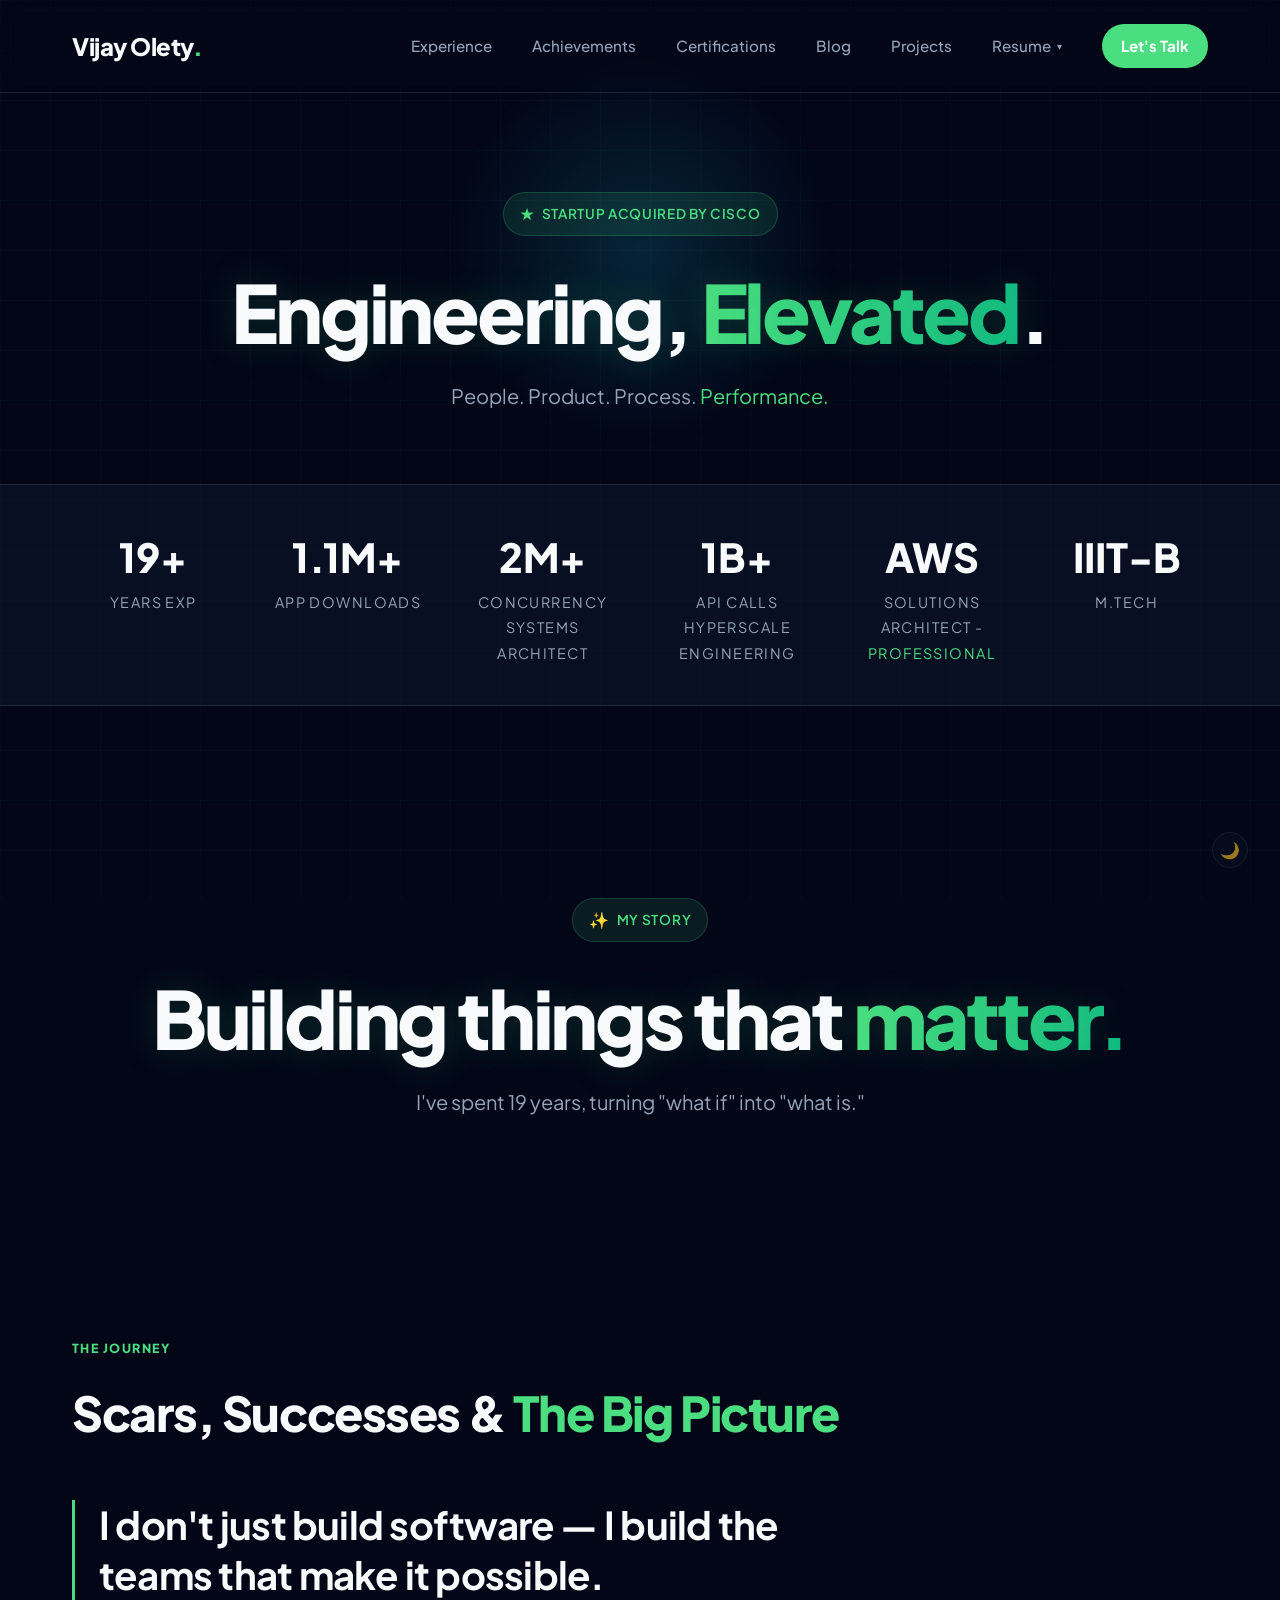
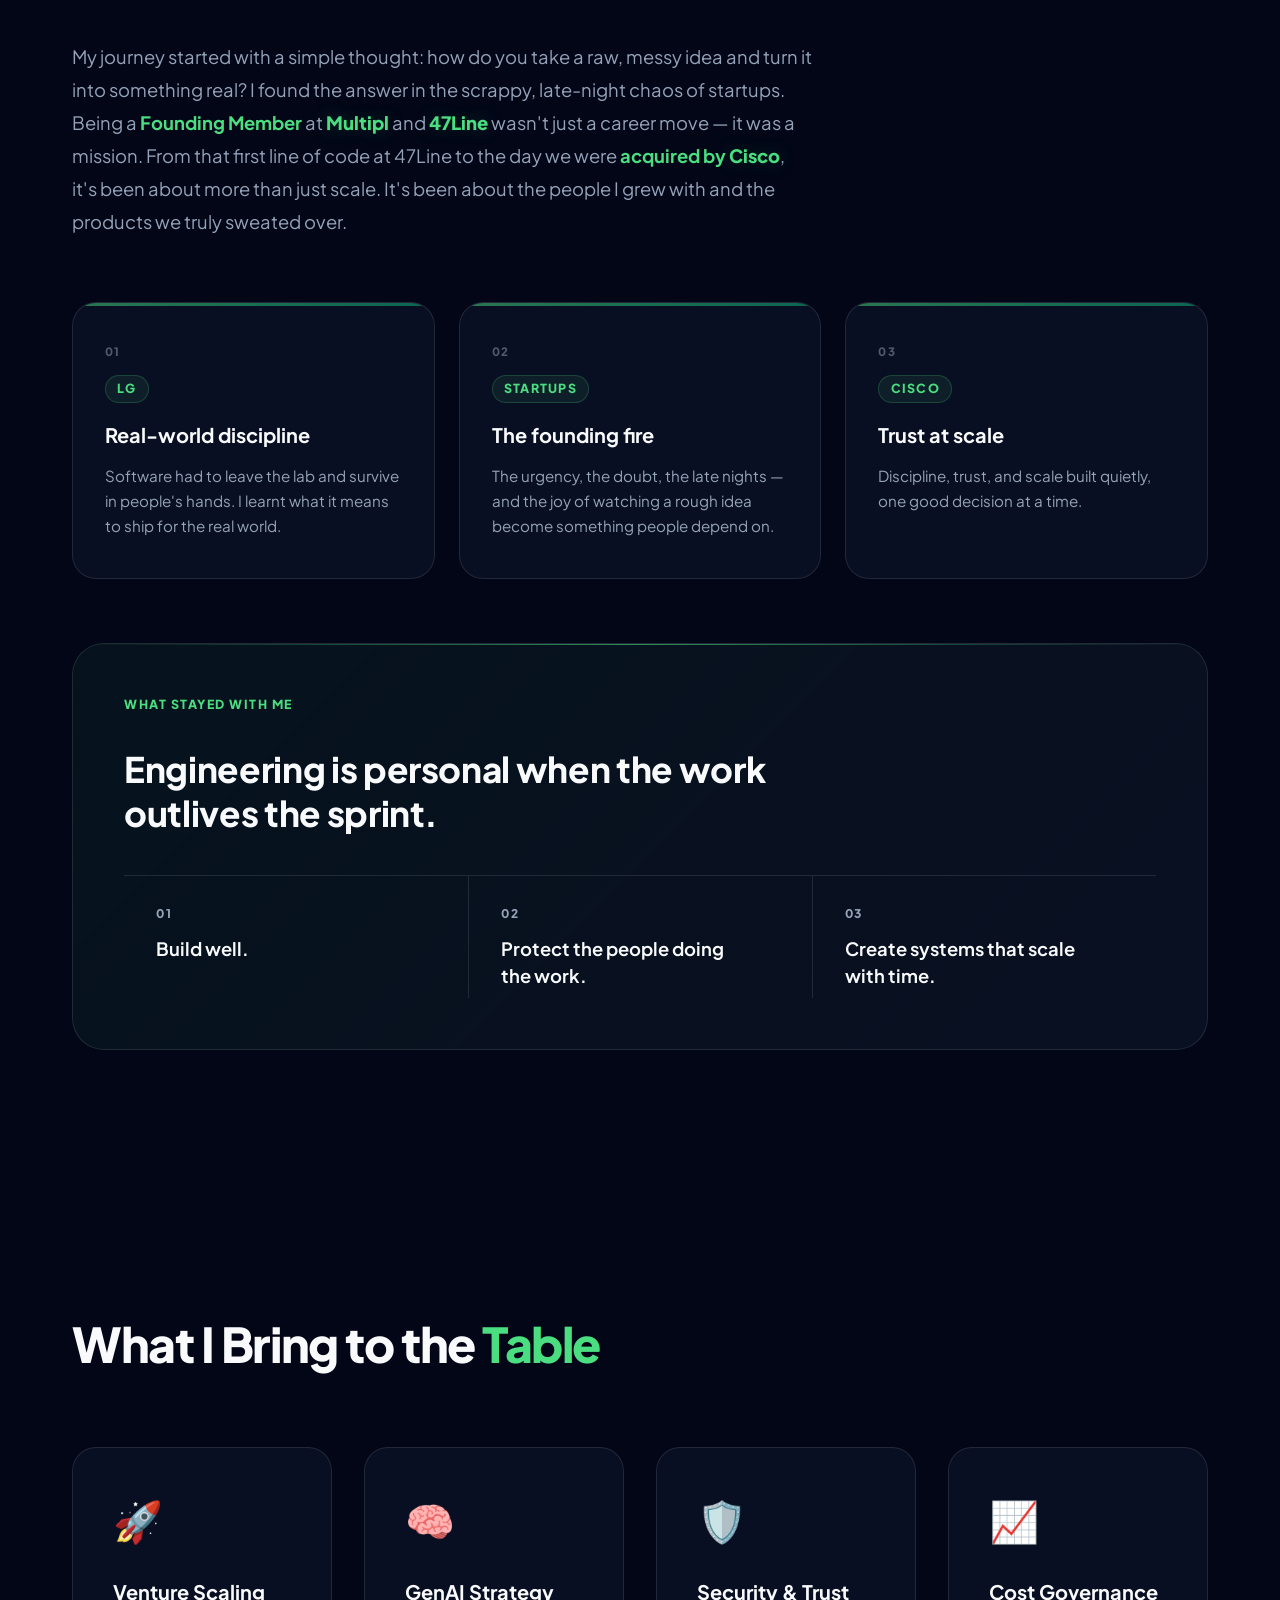
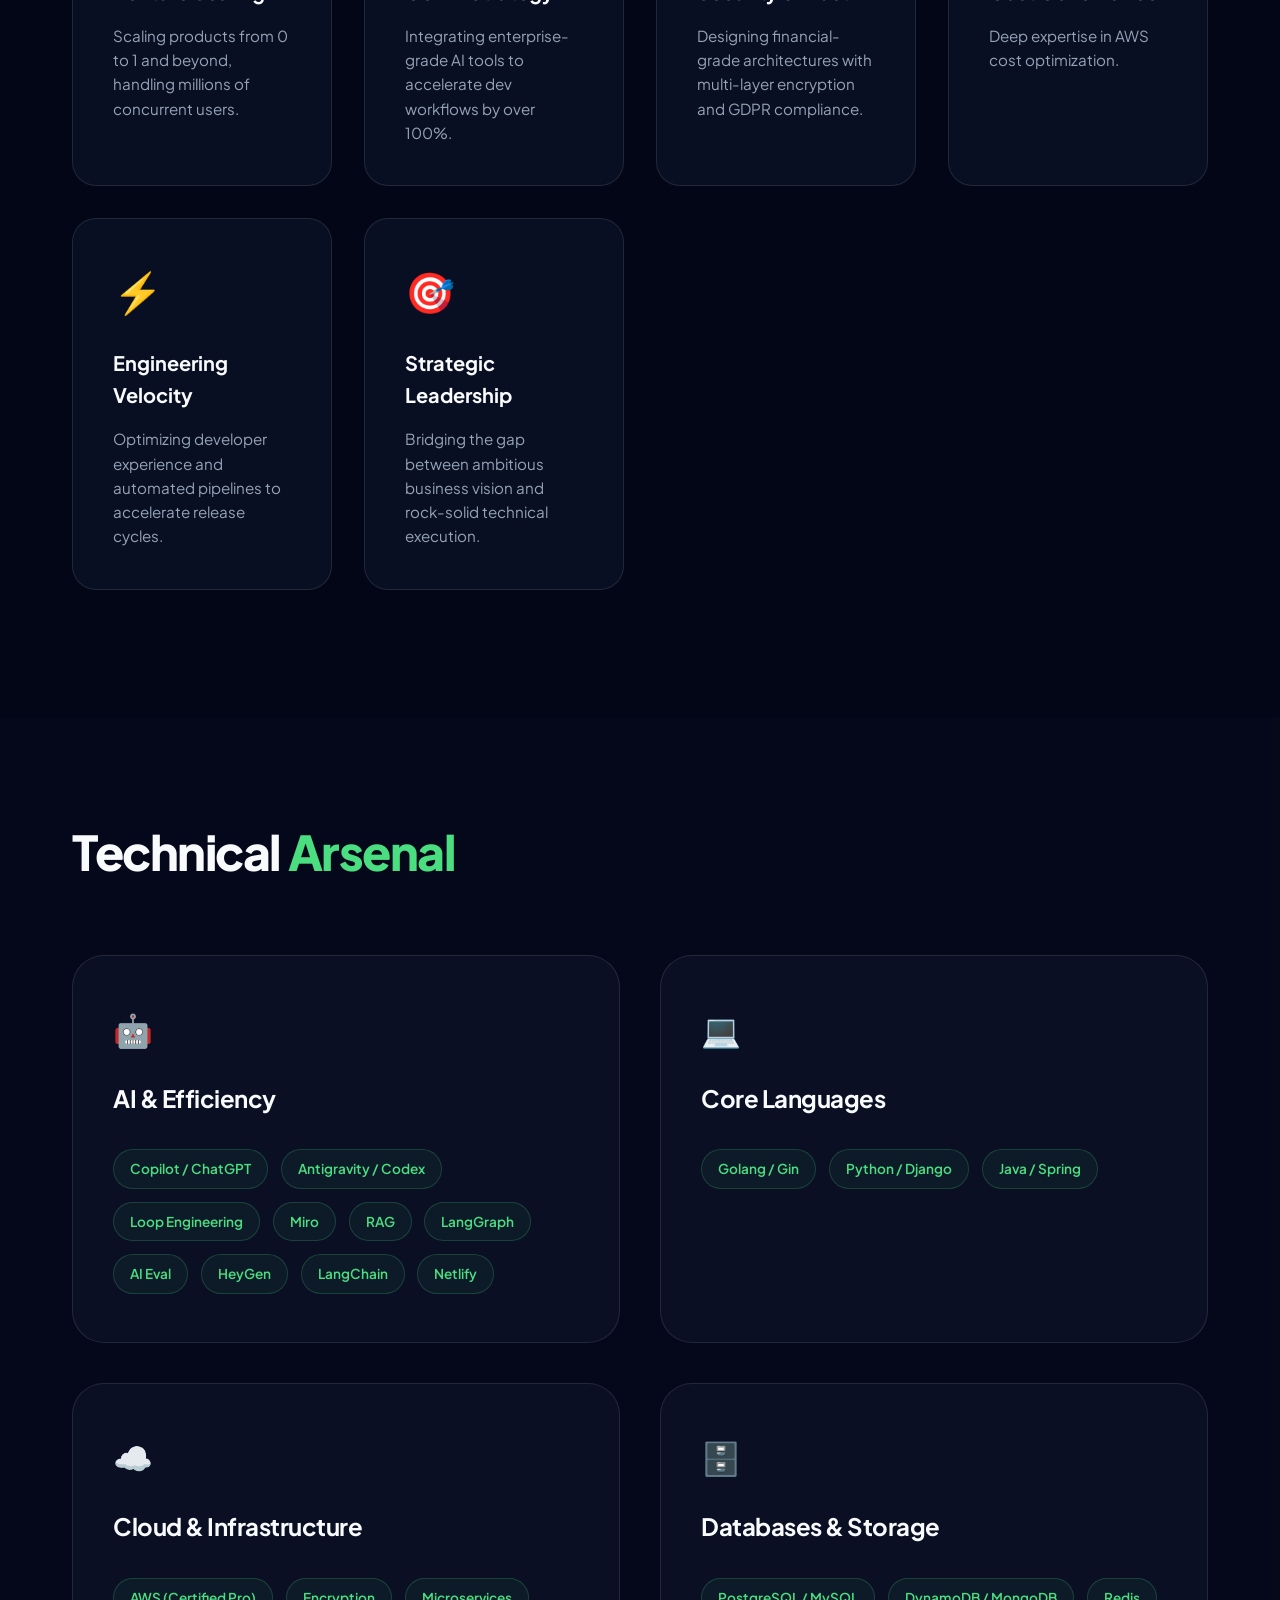
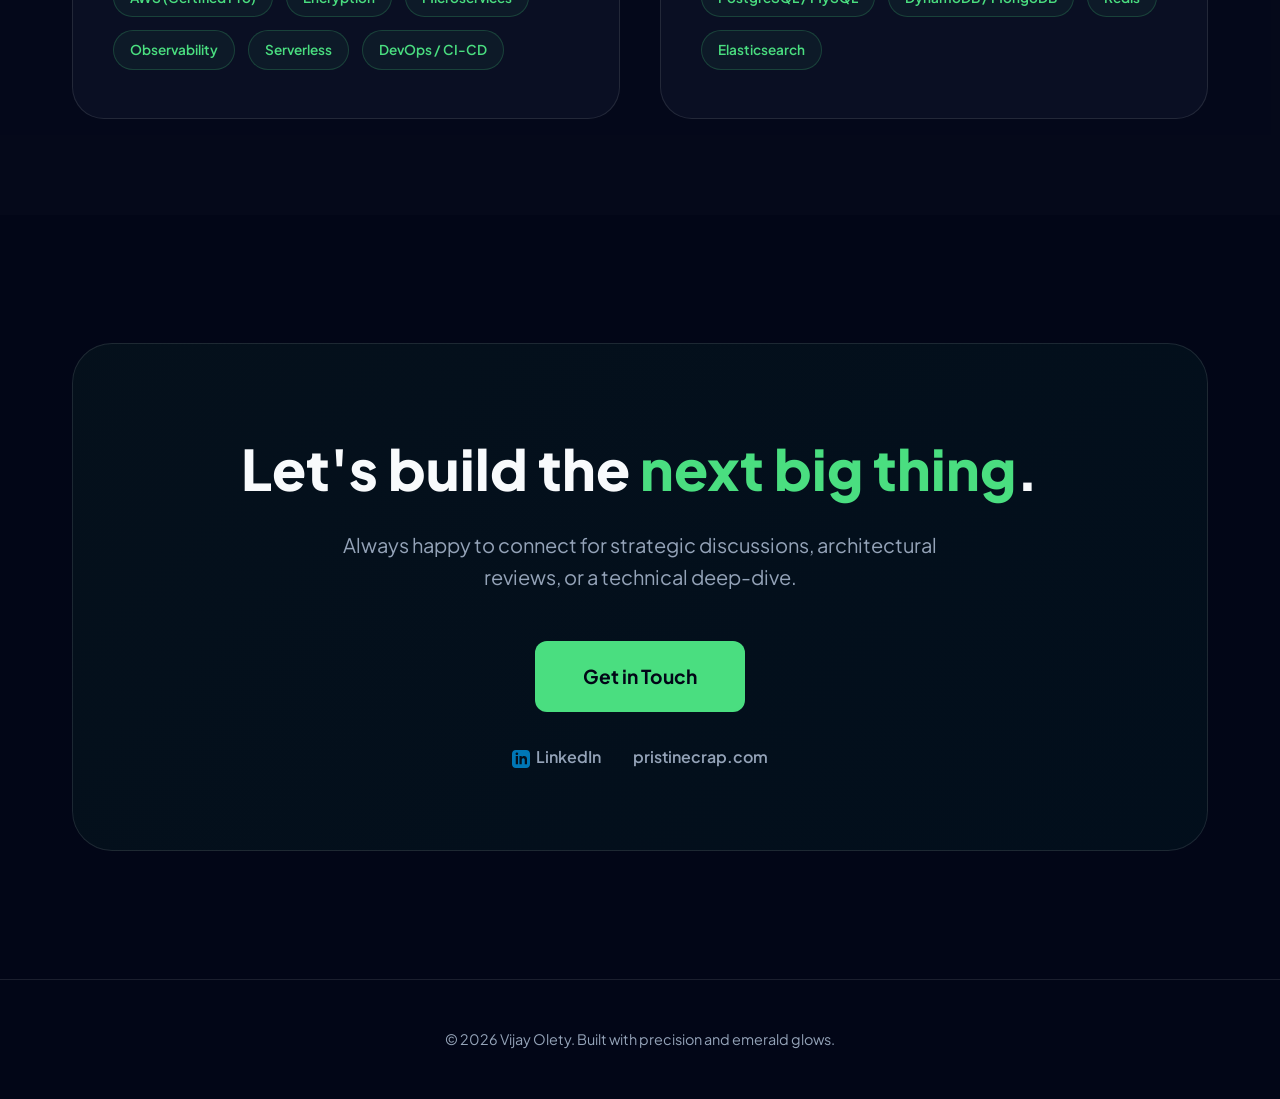
<file: index.html>
<!DOCTYPE html>
<html lang="en">

<head>
    <meta charset="UTF-8">
    <meta name="viewport" content="width=device-width, initial-scale=1.0">
    <script>
        // Prem-emptive theme check to prevent flash
        (function () {
            const savedTheme = localStorage.getItem('theme') || 'dark';
            document.documentElement.setAttribute('data-theme', savedTheme);
        })();
    </script>
    <title>Vijay Olety | Engineering Leader | Product & Platform Expert</title>
    <meta name="description"
        content="Vijay Olety is a Product & Platform Engineering Leader with 19+ years of experience in scaling startups (acquired by Cisco), Fintech (Multipl), and enterprise systems. AWS Certified Solutions Architect.">
    <meta name="keywords"
        content="Vijay Olety, Engineering Leader, Product Engineering, Platform Engineering, AWS Solutions Architect, Fintech Leader, Startup Founder, Cisco Acquisition, Bengaluru Tech, Scalability expert">
    <link rel="canonical" href="https://vijayolety.com/index.html">

    <!-- Open Graph / Facebook -->
    <meta property="og:type" content="website">
    <meta property="og:url" content="https://vijayolety.com/">
    <meta property="og:title" content="Vijay Olety | Engineering Leader">
    <meta property="og:description"
        content="19+ years of experience building hyperscale systems and leading global engineering teams.">
    <meta property="og:image" content="https://vijayolety.com/og-image.png">

    <!-- Twitter -->
    <meta property="twitter:card" content="summary_large_image">
    <meta property="twitter:url" content="https://vijayolety.com/">
    <meta property="twitter:title" content="Vijay Olety | Engineering Leader">
    <meta property="twitter:description"
        content="19+ years of experience building hyperscale systems and leading global engineering teams.">
    <meta property="twitter:image" content="https://vijayolety.com/og-image.png">

    <!-- Structured Data (JSON-LD) -->
    <script type="application/ld+json">
    {
      "@context": "https://schema.org",
      "@type": "Person",
      "name": "Vijay Olety",
      "jobTitle": "Director of Product Engineering",
      "url": "https://vijayolety.com",
      "sameAs": [
        "https://www.linkedin.com/in/vijayolety/",
        "https://pristinecrap.com"
      ],
      "description": "Engineering Leader with 19+ years of experience in Product and Platform Engineering, scaling systems to millions of users.",
      "knowsAbout": ["Product Engineering", "Platform Engineering", "AWS", "Scalability", "Fintech", "GenAI"]
    }
    </script>

    <!-- Fonts -->
    <link rel="preconnect" href="https://fonts.googleapis.com">
    <link rel="preconnect" href="https://fonts.gstatic.com" crossorigin>
    <link href="https://fonts.googleapis.com/css2?family=Plus+Jakarta+Sans:wght@300;400;500;600;700;800&display=swap"
        rel="stylesheet">

    <link rel="stylesheet" href="style.css">
</head>

<body>
    <div class="grid-background"></div>

    <header class="navbar">
        <div class="nav-container">
            <a href="#" class="logo">Vijay Olety<span class="dot">.</span></a>
            <nav class="nav-menu">
                <a href="experience.html">Experience</a>
                <a href="achievements.html">Achievements</a>
                <a href="certifications.html">Certifications</a>
                <a href="blog.html">Blog</a>
                <a href="projects.html">Projects</a>
                <div class="nav-dropdown">
                    <button type="button" class="nav-dropdown-toggle">Resume <span
                            class="nav-dropdown-caret">&#9662;</span></button>
                    <div class="nav-dropdown-menu">
                        <a href="https://drive.google.com/uc?export=download&id=1Wx4PXzrqqVC-ztX3-LWetAD9wqZF_1fw"
                            target="_blank" rel="noopener">For Humans 🙂</a>
                        <a href="https://drive.google.com/uc?export=download&id=11uy1vMnvxzKj-ynAKpN3ltlov65F9Gnm"
                            target="_blank" rel="noopener">For Robots 🤖</a>
                    </div>
                </div>
                <a href="mailto:vijay.olety@gmail.com" class="nav-cta">Let's Talk</a>
            </nav>
            <button class="mobile-nav-toggle" aria-label="Toggle navigation">
                <span class="hamburger"></span>
            </button>
        </div>
    </header>

    <main>
        <!-- Hero Section -->
        <section id="hero" class="hero">
            <div class="container">
                <div class="hero-badge fade-in">
                    <span class="badge-icon">★</span>
                    <span class="badge-text">Startup Acquired by Cisco</span>
                </div>
                <h1 class="hero-title fade-up">
                    Engineering, <span class="gradient-text">Elevated</span>.
                </h1>
                <p class="hero-subtitle fade-up">
                    People. Product. Process. <span class="accent-text">Performance.</span>
                </p>

            </div>
        </section>

        <!-- Stats Strip -->
        <section class="stats-strip fade-in">
            <div class="container">
                <div class="stats-grid">
                    <div class="stat-item">
                        <span class="stat-value">19+</span>
                        <span class="stat-label">Years Exp</span>
                    </div>
                    <div class="stat-item">
                        <span class="stat-value">1.1M+</span>
                        <span class="stat-label">App Downloads</span>
                    </div>
                    <div class="stat-item">
                        <span class="stat-value">2M+</span>
                        <span class="stat-label">Concurrency Systems Architect</span>
                    </div>
                    <div class="stat-item">
                        <span class="stat-value">1B+</span>
                        <span class="stat-label">API Calls Hyperscale Engineering</span>
                    </div>
                    <div class="stat-item">
                        <span class="stat-value">AWS</span>
                        <span class="stat-label">Solutions Architect - <span
                                class="accent-text">Professional</span></span>
                    </div>
                    <div class="stat-item">
                        <span class="stat-value">IIIT-B</span>
                        <span class="stat-label">M.Tech</span>
                    </div>
                </div>
            </div>
        </section>

        <!-- About Hero Section -->
        <section class="about-hero" id="about">
            <div class="container">
                <div class="hero-badge fade-in">
                    <span class="badge-icon">✨</span>
                    <span class="badge-text">My Story</span>
                </div>
                <h1 class="hero-title fade-up">
                    Building things that <span class="gradient-text">matter.</span>
                </h1>
                <p class="hero-subtitle fade-up">
                    I've spent 19 years, turning "what if" into "what is."
                </p>
            </div>
        </section>

        <!-- Journey Story Section -->
        <section class="journey-story" id="story">
            <div class="container">
                <div class="journey-header reveal-on-scroll">
                    <span class="section-kicker">The Journey</span>
                    <h2 class="section-title">Scars, Successes & <span class="accent-text">The Big Picture</span></h2>
                </div>

                <p class="story-lead reveal-on-scroll">
                    I don't just build software — I build the teams that make it possible.
                </p>

                <div class="story-narrative reveal-on-scroll">
                    <p class="desc">
                        My journey started with a simple thought: how do you take a raw, messy idea and turn it into
                        something real? I found the answer in the scrappy, late-night chaos of startups. Being a
                        <span class="accent-text"><strong>Founding Member</strong></span> at
                        <strong class="company-name">Multipl</strong> and <strong class="company-name">47Line</strong>
                        wasn't just a career move — it was a mission. From that first line of code at 47Line to the day
                        we were
                        <span class="accent-text"><strong>acquired by <span
                                    class="company-name">Cisco</span></strong></span>,
                        it's been about more than just scale. It's been about the people I grew with and the products we
                        truly sweated&nbsp;over.
                    </p>
                </div>

                <div class="journey-chapters reveal-on-scroll" aria-label="Engineering journey highlights">
                    <div class="chapter-card">
                        <span class="chapter-num">01</span>
                        <span class="chapter-company">LG</span>
                        <h3>Real-world discipline</h3>
                        <p>Software had to leave the lab and survive in people's hands. I learnt what it means to ship
                            for the real&nbsp;world.</p>
                    </div>
                    <div class="chapter-card">
                        <span class="chapter-num">02</span>
                        <span class="chapter-company">Startups</span>
                        <h3>The founding fire</h3>
                        <p>The urgency, the doubt, the late nights — and the joy of watching a rough idea become
                            something people depend&nbsp;on.</p>
                    </div>
                    <div class="chapter-card">
                        <span class="chapter-num">03</span>
                        <span class="chapter-company">Cisco</span>
                        <h3>Trust at scale</h3>
                        <p>Discipline, trust, and scale built quietly, one good decision at a&nbsp;time.</p>
                    </div>
                </div>

                <!-- <blockquote class="story-pullquote reveal-on-scroll">
                    <span class="pullquote-mark" aria-hidden="true">"</span>
                    I care about velocity, but not at the cost of trust. I care about scale, but not if the team breaks on the way&nbsp;there.
                </blockquote> -->

                <div class="story-manifesto reveal-on-scroll">
                    <span class="manifesto-label">What stayed with me</span>
                    <h3 class="manifesto-lead">Engineering is personal when the work outlives the sprint.</h3>
                    <div class="manifesto-grid">
                        <div class="manifesto-item">
                            <span class="principle-index accent-text">01</span>
                            <p class="principle-text">Build well.</p>
                        </div>
                        <div class="manifesto-item">
                            <span class="principle-index accent-text">02</span>
                            <p class="principle-text">Protect the people doing the&nbsp;work.</p>
                        </div>
                        <div class="manifesto-item">
                            <span class="principle-index accent-text">03</span>
                            <p class="principle-text">Create systems that scale with&nbsp;time.</p>
                        </div>
                    </div>
                </div>
            </div>
        </section>

        <!-- Skills Summary Section -->
        <section class="skills-summary">
            <div class="container">
                <h2 class="section-title fade-up">What I Bring to the <span class="accent-text">Table</span></h2>
                <div class="skills-grid-about">
                    <div class="skill-item-about reveal-on-scroll">
                        <span class="skill-icon">🚀</span>
                        <h4>Venture Scaling</h4>
                        <p>Scaling products from 0 to 1 and beyond, handling millions of concurrent users.</p>
                    </div>
                    <div class="skill-item-about reveal-on-scroll">
                        <span class="skill-icon">🧠</span>
                        <h4>GenAI Strategy</h4>
                        <p>Integrating enterprise-grade AI tools to accelerate dev workflows by over 100%.</p>
                    </div>
                    <div class="skill-item-about reveal-on-scroll">
                        <span class="skill-icon">🛡️</span>
                        <h4>Security & Trust</h4>
                        <p>Designing financial-grade architectures with multi-layer encryption and GDPR compliance.</p>
                    </div>
                    <div class="skill-item-about reveal-on-scroll">
                        <span class="skill-icon">📈</span>
                        <h4>Cost Governance</h4>
                        <p>Deep expertise in AWS cost optimization.
                        </p>
                    </div>
                    <div class="skill-item-about reveal-on-scroll">
                        <span class="skill-icon">⚡</span>
                        <h4>Engineering Velocity</h4>
                        <p>Optimizing developer experience and automated pipelines to accelerate release cycles.</p>
                    </div>
                    <div class="skill-item-about reveal-on-scroll">
                        <span class="skill-icon">🎯</span>
                        <h4>Strategic Leadership</h4>
                        <p>Bridging the gap between ambitious business vision and rock-solid technical execution.</p>
                    </div>
                </div>
            </div>
        </section>

        <!-- Technical Arsenal Section -->
        <section class="technical-arsenal reveal-on-scroll">
            <div class="container">
                <h2 class="section-title">Technical <span class="accent-text">Arsenal</span></h2>
                <div class="arsenal-grid">
                    <div class="arsenal-category">
                        <div class="category-icon">🤖</div>
                        <h3>AI & Efficiency</h3>
                        <div class="tech-tags">
                            <span class="tech-tag">Copilot / ChatGPT</span>
                            <span class="tech-tag">Antigravity / Codex</span>
                            <span class="tech-tag">Loop Engineering</span>
                            <span class="tech-tag">Miro</span>
                            <span class="tech-tag">RAG</span>
                            <span class="tech-tag">LangGraph</span>
                            <span class="tech-tag">AI Eval</span>
                            <span class="tech-tag">HeyGen</span>
                            <span class="tech-tag">LangChain</span>
                            <span class="tech-tag">Netlify</span>
                        </div>
                    </div>
                    <div class="arsenal-category">
                        <div class="category-icon">💻</div>
                        <h3>Core Languages</h3>
                        <div class="tech-tags">
                            <span class="tech-tag">Golang / Gin</span>
                            <span class="tech-tag">Python / Django</span>
                            <span class="tech-tag">Java / Spring</span>
                        </div>
                    </div>
                    <div class="arsenal-category">
                        <div class="category-icon">☁️</div>
                        <h3>Cloud & Infrastructure</h3>
                        <div class="tech-tags">
                            <span class="tech-tag">AWS (Certified Pro)</span>
                            <span class="tech-tag">Encryption</span>
                            <span class="tech-tag">Microservices</span>
                            <span class="tech-tag">Observability</span>
                            <span class="tech-tag">Serverless</span>
                            <span class="tech-tag">DevOps / CI-CD</span>
                        </div>
                    </div>
                    <div class="arsenal-category">
                        <div class="category-icon">🗄️</div>
                        <h3>Databases & Storage</h3>
                        <div class="tech-tags">
                            <span class="tech-tag">PostgreSQL / MySQL</span>
                            <span class="tech-tag">DynamoDB / MongoDB</span>
                            <span class="tech-tag">Redis</span>
                            <span class="tech-tag">Elasticsearch</span>
                        </div>
                    </div>
                </div>
            </div>
        </section>



        <!-- Contact Section -->
        <section id="contact" class="contact">
            <div class="container fade-up">
                <div class="contact-card">
                    <h2 class="contact-title">Let's build the <span class="accent-text">next big thing</span>.</h2>
                    <p class="contact-desc">Always happy to connect for strategic discussions, architectural reviews, or
                        a technical deep-dive.</p>
                    <div class="contact-actions">
                        <a href="mailto:vijay.olety@gmail.com" class="btn btn-primary large">Get in Touch</a>
                        <div class="social-links">
                            <a href="https://www.linkedin.com/in/vijayolety/" target="_blank">
                                <svg xmlns="http://www.w3.org/2000/svg" width="18" height="18" viewBox="0 0 24 24"
                                    fill="#0077B5" style="vertical-align: middle; margin-right: 6px;">
                                    <path
                                        d="M19 0h-14c-2.761 0-5 2.239-5 5v14c0 2.761 2.239 5 5 5h14c2.762 0 5-2.239 5-5v-14c0-2.761-2.238-5-5-5zm-11 19h-3v-11h3v11zm-1.5-12.268c-.966 0-1.75-.79-1.75-1.764s.784-1.764 1.75-1.764 1.75.79 1.75 1.764-.783 1.764-1.75 1.764zm13.5 12.268h-3v-5.604c0-3.368-4-3.113-4 0v5.604h-3v-11h3v1.765c1.396-2.586 7-2.777 7 2.476v6.759z" />
                                </svg>LinkedIn
                            </a>
                            <a href="https://pristinecrap.com" target="_blank">pristinecrap.com</a>
                        </div>
                    </div>
                </div>
            </div>
        </section>
    </main>

    <footer class="footer">
        <div class="container">
            <p>&copy; 2026 Vijay Olety. Built with precision and emerald glows.</p>
        </div>
    </footer>

    <button id="theme-toggle" class="theme-toggle" aria-label="Toggle light/dark mode">
        <span class="moon-icon">🌙</span>
        <span class="sun-icon">☀️</span>
    </button>
    <script src="app.js"></script>
</body>

</html>
</file>
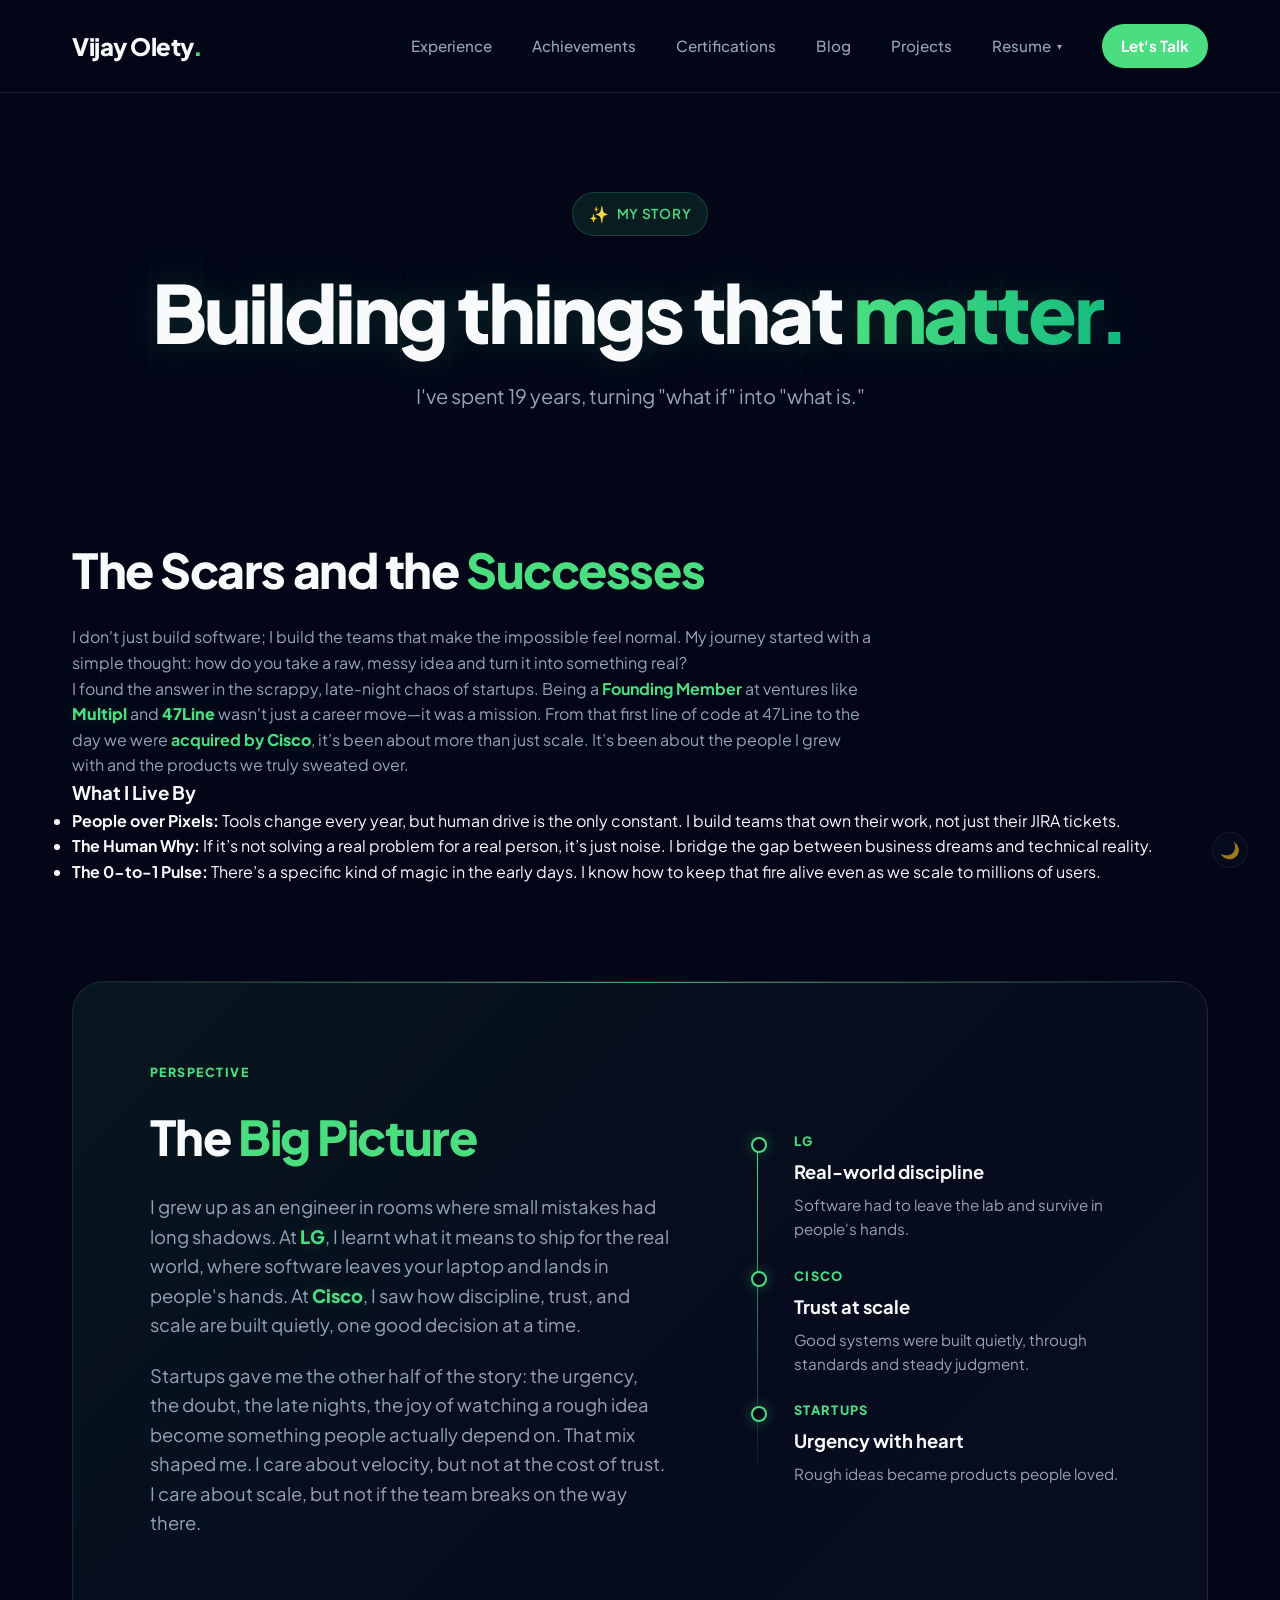
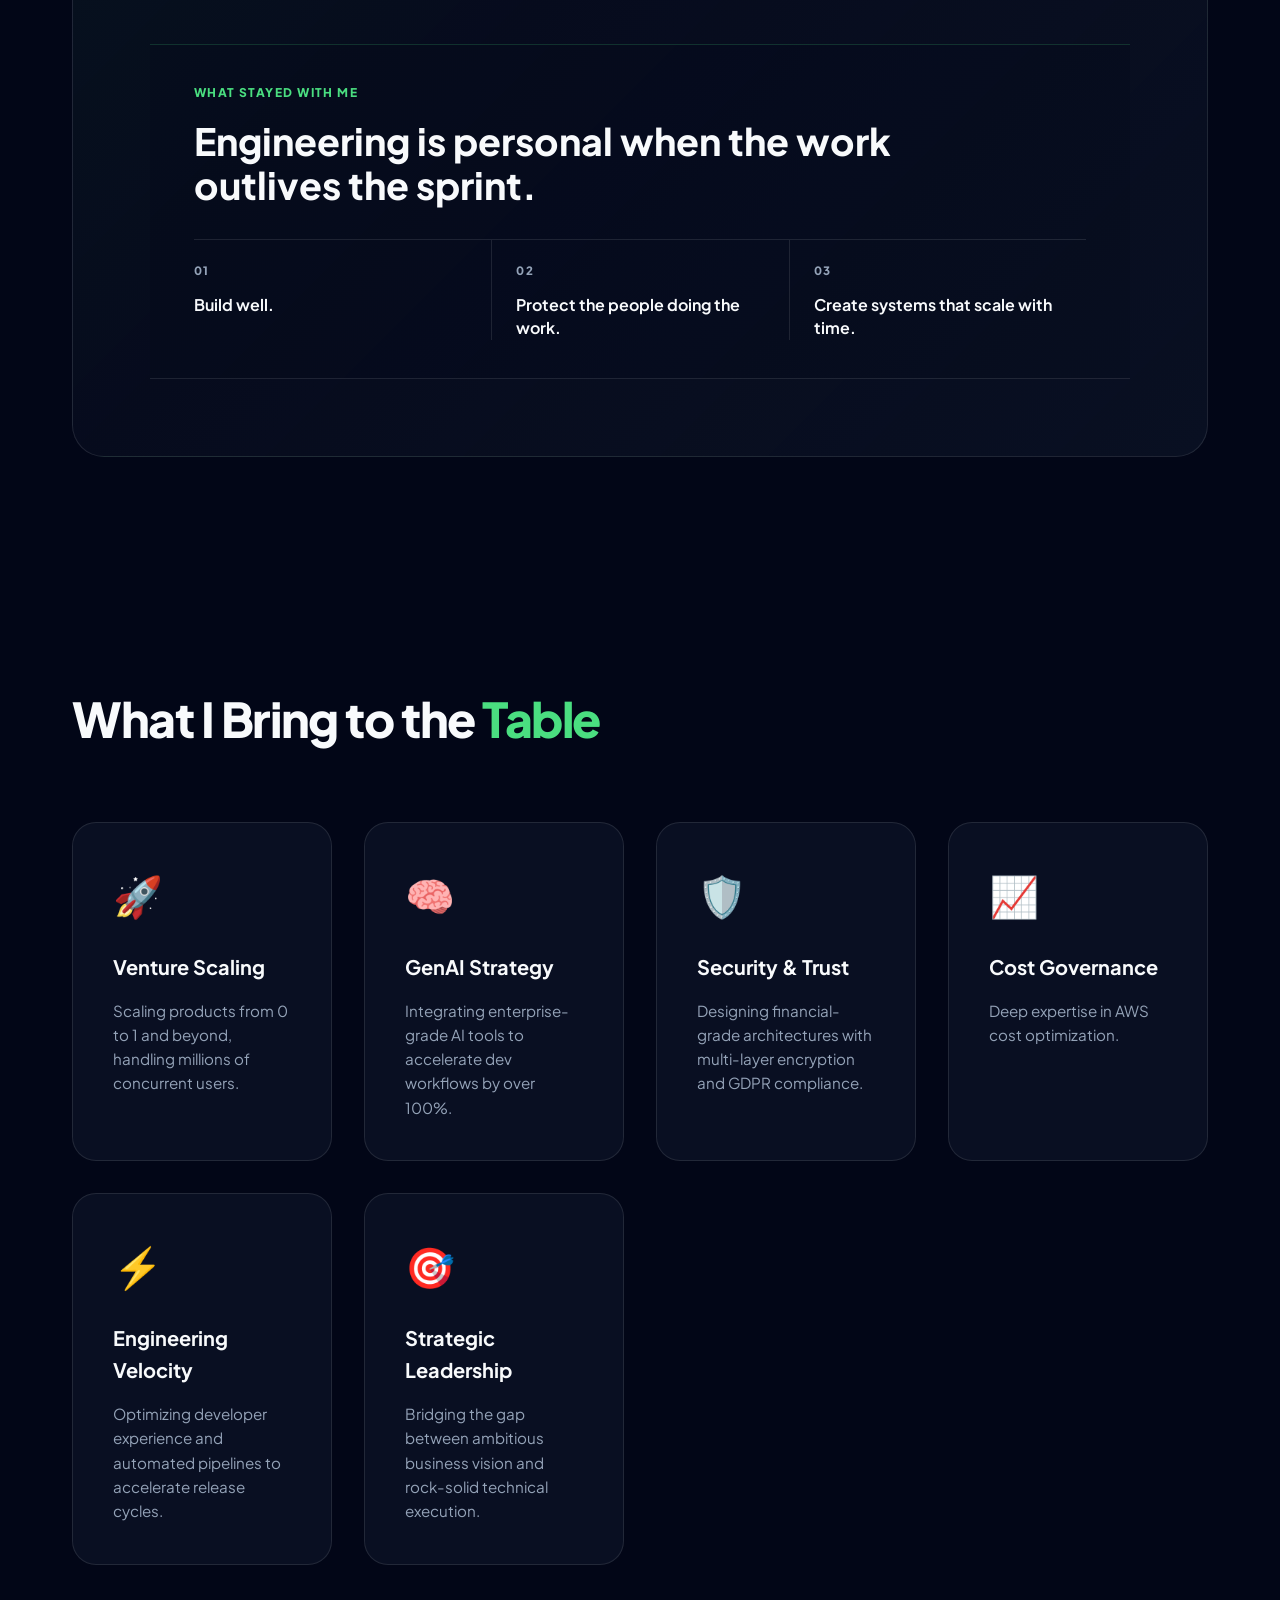
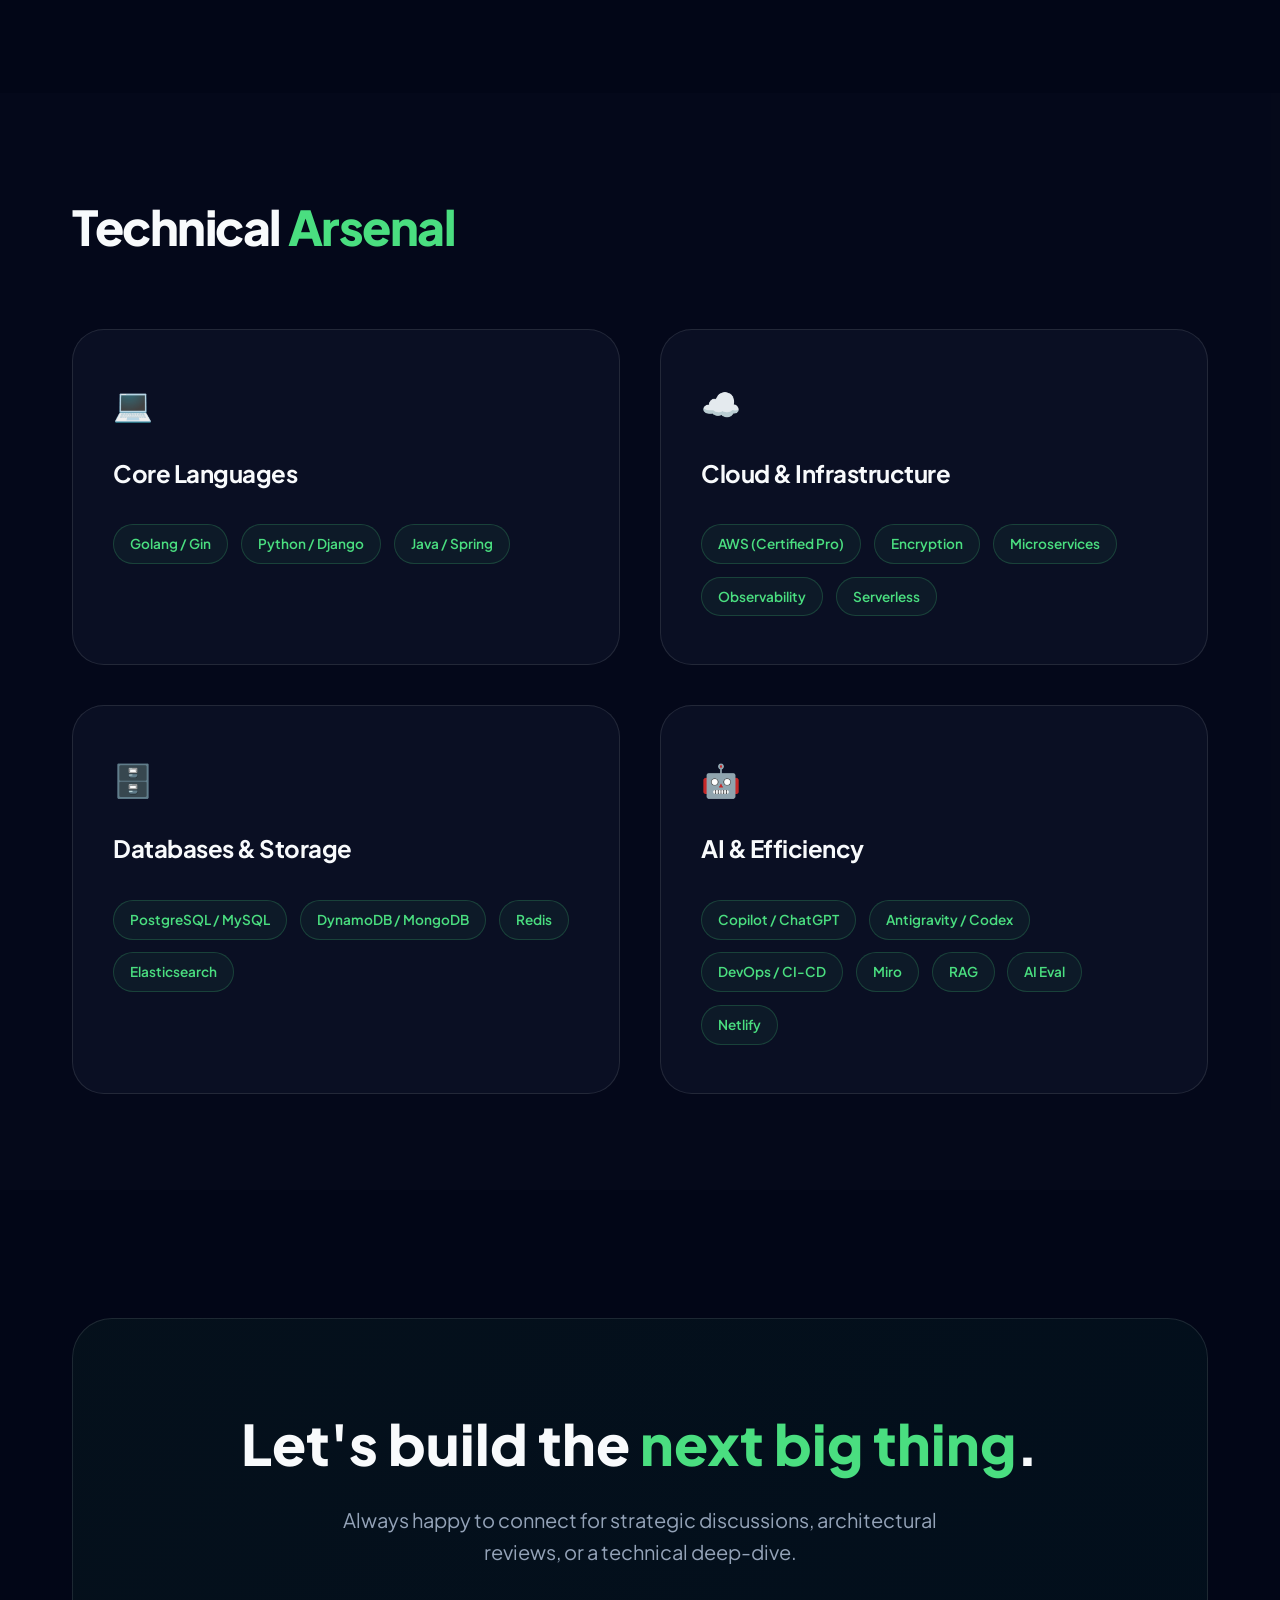
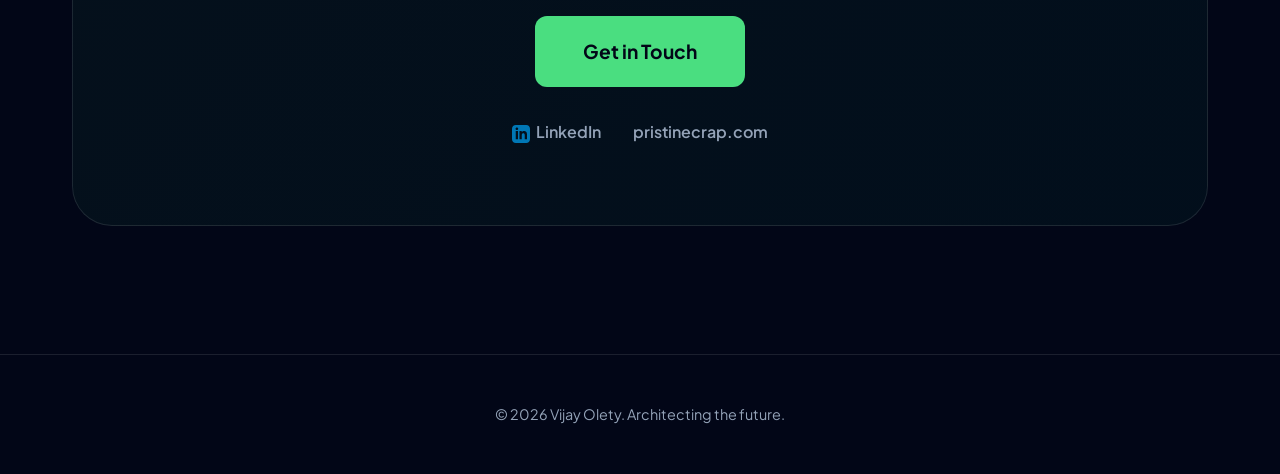
<file: about.html>
<!DOCTYPE html>
<html lang="en">

<head>
    <meta charset="UTF-8">
    <meta name="viewport" content="width=device-width, initial-scale=1.0">
    <script>
        // Prem-emptive theme check to prevent flash
        (function () {
            const savedTheme = localStorage.getItem('theme') || 'dark';
            document.documentElement.setAttribute('data-theme', savedTheme);
        })();
    </script>
    <title>About | Vijay Olety</title>
    <meta name="description"
        content="Discover the journey of Vijay Olety, an Engineering Leader with 19 years of experience in venture scaling, GenAI strategy, and building high-performance engineering teams.">
    <meta name="keywords"
        content="Vijay Olety background, Engineering leadership philosophy, Startup founding member, Venture scaling, GenAI expert, AWS Cloud Architect">
    <link rel="canonical" href="https://vijayolety.com/about.html">

    <!-- Open Graph / Facebook -->
    <meta property="og:type" content="website">
    <meta property="og:url" content="https://vijayolety.com/about.html">
    <meta property="og:title" content="About Vijay Olety | Engineering Leader">
    <meta property="og:description"
        content="19 years of turning complex ideas into scalable products and leading teams to success.">
    <meta property="og:image" content="https://vijayolety.com/og-image.png">

    <!-- Twitter -->
    <meta property="twitter:card" content="summary_large_image">
    <meta property="twitter:url" content="https://vijayolety.com/about.html">
    <meta property="twitter:title" content="About Vijay Olety | Engineering Leader">
    <meta property="twitter:description"
        content="19 years of turning complex ideas into scalable products and leading teams to success.">
    <meta property="twitter:image" content="https://vijayolety.com/og-image.png">

    <!-- Fonts -->
    <link rel="preconnect" href="https://fonts.googleapis.com">
    <link rel="preconnect" href="https://fonts.gstatic.com" crossorigin>
    <link href="https://fonts.googleapis.com/css2?family=Plus+Jakarta+Sans:wght@300;400;500;600;700;800&display=swap"
        rel="stylesheet">

    <link rel="stylesheet" href="style.css">
</head>

<body class="about-page">
    <div class="grid-background"></div>

    <header class="navbar">
        <div class="nav-container">
            <a href="index.html" class="logo">Vijay Olety<span class="dot">.</span></a>
            <nav class="nav-menu">
                <a href="experience.html">Experience</a>
                <a href="achievements.html">Achievements</a>
                <a href="certifications.html">Certifications</a>
                <a href="blog.html">Blog</a>
                <a href="projects.html">Projects</a>
                <div class="nav-dropdown">
                    <button type="button" class="nav-dropdown-toggle">Resume <span
                            class="nav-dropdown-caret">&#9662;</span></button>
                    <div class="nav-dropdown-menu">
                        <a href="https://drive.google.com/uc?export=download&id=1Wx4PXzrqqVC-ztX3-LWetAD9wqZF_1fw"
                            target="_blank" rel="noopener">For Humans 🙂</a>
                        <a href="https://drive.google.com/uc?export=download&id=11uy1vMnvxzKj-ynAKpN3ltlov65F9Gnm"
                            target="_blank" rel="noopener">For Robots 🤖</a>
                    </div>
                </div>
                <a href="mailto:vijay.olety@gmail.com" class="nav-cta">Let's Talk</a>
            </nav>
            <button class="mobile-nav-toggle" aria-label="Toggle navigation">
                <span class="hamburger"></span>
            </button>
        </div>
    </header>

    <main>
        <!-- About Hero Section -->
        <section class="about-hero">
            <div class="container">
                <div class="hero-badge fade-in">
                    <span class="badge-icon">✨</span>
                    <span class="badge-text">My Story</span>
                </div>
                <h1 class="hero-title fade-up">
                    Building things that <span class="gradient-text">matter.</span>
                </h1>
                <p class="hero-subtitle fade-up">
                    I've spent 19 years, turning "what if" into "what is."
                </p>
            </div>
        </section>

        <!-- Bio Section -->
        <section class="bio-section">
            <div class="container">
                <div class="bio-grid">
                    <div class="bio-text reveal-on-scroll">
                        <h2 class="section-title">The Scars and the <span class="accent-text">Successes</span></h2>
                        <p class="desc">
                            I don't just build software; I build the teams that make the impossible feel normal. My
                            journey started with a simple thought: how do you take a raw, messy idea and turn it into
                            something real?
                        </p>
                        <p class="desc">
                            I found the answer in the scrappy, late-night chaos of startups. Being a <span
                                class="accent-text"><strong>Founding
                                    Member</strong></span> at ventures like <strong
                                class="company-name">Multipl</strong> and
                            <strong class="company-name">47Line</strong>
                            wasn't just a career move—it was a mission. From that first line of code at 47Line to the
                            day we were <span class="accent-text"><strong>acquired by <span
                                        class="company-name">Cisco</span></strong></span>, it’s been
                            about more than just scale. It’s
                            been about the people I grew with and the products we truly sweated over.
                        </p>
                    </div>
                    <div class="bio-card reveal-on-scroll">
                        <div class="philosophy-content">
                            <h3>What I Live By</h3>
                            <ul class="philosophy-list">
                                <li><strong>People over Pixels:</strong> Tools change every year, but human drive is the
                                    only constant. I build teams that own their work, not just their JIRA tickets.</li>
                                <li><strong>The Human Why:</strong> If it’s not solving a real problem for a real
                                    person, it’s just noise. I bridge the gap between business dreams and technical
                                    reality.</li>
                                <li><strong>The 0-to-1 Pulse:</strong> There’s a specific kind of magic in the early
                                    days. I know how to keep that fire alive even as we scale to millions of users.</li>
                            </ul>
                        </div>
                    </div>
                </div>
            </div>
        </section>

        <!-- Landscape Section -->
        <section class="landscape-section reveal-on-scroll">
            <div class="container">
                <div class="landscape-story">
                    <div class="landscape-copy">
                        <span class="section-kicker">Perspective</span>
                        <h2 class="section-title">The <span class="accent-text">Big Picture</span></h2>
                        <p class="desc">
                            I grew up as an engineer in rooms where small mistakes had long shadows. At
                            <strong class="company-name">LG</strong>, I learnt what it means to ship for the real world,
                            where software leaves
                            your laptop and lands in people's hands. At <strong class="company-name">Cisco</strong>, I
                            saw how discipline,
                            trust, and scale are built quietly, one good decision at a time.
                        </p>
                        <p class="desc">
                            Startups gave me the other half of the story: the urgency, the doubt, the late nights, the
                            joy of watching a rough idea become something people actually depend on. That mix shaped me.
                            I
                            care about velocity, but not at the cost of trust. I care about scale, but not if the team
                            breaks on the way there.
                        </p>
                    </div>

                    <div class="landscape-rail" aria-label="Engineering journey highlights">
                        <div class="landscape-node">
                            <span class="node-year">LG</span>
                            <h3>Real-world discipline</h3>
                            <p>Software had to leave the lab and survive in people's hands.</p>
                        </div>
                        <div class="landscape-node">
                            <span class="node-year">Cisco</span>
                            <h3>Trust at scale</h3>
                            <p>Good systems were built quietly, through standards and steady judgment.</p>
                        </div>
                        <div class="landscape-node">
                            <span class="node-year">Startups</span>
                            <h3>Urgency with heart</h3>
                            <p>Rough ideas became products people loved.</p>
                        </div>
                    </div>

                    <div class="landscape-closing">
                        <span class="closing-label">What stayed with me</span>
                        <h3>Engineering is personal when the work outlives the sprint.</h3>
                        <div class="closing-principles" aria-label="Engineering principles">
                            <div class="closing-principle">
                                <span class="principle-index accent-text">01</span>
                                <span>Build well.</span>
                            </div>
                            <div class="closing-principle">
                                <span class="principle-index accent-text">02</span>
                                <span>Protect the people doing the work.</span>
                            </div>
                            <div class="closing-principle">
                                <span class="principle-index accent-text">03</span>
                                <span>Create systems that scale with time.</span>
                            </div>
                        </div>
                    </div>
                </div>
            </div>
        </section>

        <!-- Skills Summary Section -->
        <section class="skills-summary">
            <div class="container">
                <h2 class="section-title fade-up">What I Bring to the <span class="accent-text">Table</span></h2>
                <div class="skills-grid-about">
                    <div class="skill-item-about reveal-on-scroll">
                        <span class="skill-icon">🚀</span>
                        <h4>Venture Scaling</h4>
                        <p>Scaling products from 0 to 1 and beyond, handling millions of concurrent users.</p>
                    </div>
                    <div class="skill-item-about reveal-on-scroll">
                        <span class="skill-icon">🧠</span>
                        <h4>GenAI Strategy</h4>
                        <p>Integrating enterprise-grade AI tools to accelerate dev workflows by over 100%.</p>
                    </div>
                    <div class="skill-item-about reveal-on-scroll">
                        <span class="skill-icon">🛡️</span>
                        <h4>Security & Trust</h4>
                        <p>Designing financial-grade architectures with multi-layer encryption and GDPR compliance.</p>
                    </div>
                    <div class="skill-item-about reveal-on-scroll">
                        <span class="skill-icon">📈</span>
                        <h4>Cost Governance</h4>
                        <p>Deep expertise in AWS cost optimization.
                        </p>
                    </div>
                    <div class="skill-item-about reveal-on-scroll">
                        <span class="skill-icon">⚡</span>
                        <h4>Engineering Velocity</h4>
                        <p>Optimizing developer experience and automated pipelines to accelerate release cycles.</p>
                    </div>
                    <div class="skill-item-about reveal-on-scroll">
                        <span class="skill-icon">🎯</span>
                        <h4>Strategic Leadership</h4>
                        <p>Bridging the gap between ambitious business vision and rock-solid technical execution.</p>
                    </div>
                </div>
            </div>
        </section>

        <!-- Technical Arsenal Section -->
        <section class="technical-arsenal reveal-on-scroll">
            <div class="container">
                <h2 class="section-title">Technical <span class="accent-text">Arsenal</span></h2>
                <div class="arsenal-grid">
                    <div class="arsenal-category">
                        <div class="category-icon">💻</div>
                        <h3>Core Languages</h3>
                        <div class="tech-tags">
                            <span class="tech-tag">Golang / Gin</span>
                            <span class="tech-tag">Python / Django</span>
                            <span class="tech-tag">Java / Spring</span>
                        </div>
                    </div>
                    <div class="arsenal-category">
                        <div class="category-icon">☁️</div>
                        <h3>Cloud & Infrastructure</h3>
                        <div class="tech-tags">
                            <span class="tech-tag">AWS (Certified Pro)</span>
                            <span class="tech-tag">Encryption</span>
                            <span class="tech-tag">Microservices</span>
                            <span class="tech-tag">Observability</span>
                            <span class="tech-tag">Serverless</span>
                        </div>
                    </div>
                    <div class="arsenal-category">
                        <div class="category-icon">🗄️</div>
                        <h3>Databases & Storage</h3>
                        <div class="tech-tags">
                            <span class="tech-tag">PostgreSQL / MySQL</span>
                            <span class="tech-tag">DynamoDB / MongoDB</span>
                            <span class="tech-tag">Redis</span>
                            <span class="tech-tag">Elasticsearch</span>
                        </div>
                    </div>
                    <div class="arsenal-category">
                        <div class="category-icon">🤖</div>
                        <h3>AI & Efficiency</h3>
                        <div class="tech-tags">
                            <span class="tech-tag">Copilot / ChatGPT</span>
                            <span class="tech-tag">Antigravity / Codex</span>
                            <span class="tech-tag">DevOps / CI-CD</span>
                            <span class="tech-tag">Miro</span>
                            <span class="tech-tag">RAG</span>
                            <span class="tech-tag">AI Eval</span>
                            <span class="tech-tag">Netlify</span>
                        </div>
                    </div>
                </div>
            </div>
        </section>

        <!-- Contact CTA -->
        <section id="contact" class="contact">
            <div class="container fade-up">
                <div class="contact-card">
                    <h2 class="contact-title">Let's build the <span class="accent-text">next big thing</span>.</h2>
                    <p class="contact-desc">Always happy to connect for strategic discussions, architectural reviews, or
                        a technical deep-dive.</p>
                    <div class="contact-actions">
                        <a href="mailto:vijay.olety@gmail.com" class="btn btn-primary large">Get in Touch</a>
                        <div class="social-links">
                            <a href="https://www.linkedin.com/in/vijayolety/" target="_blank">
                                <svg xmlns="http://www.w3.org/2000/svg" width="18" height="18" viewBox="0 0 24 24"
                                    fill="#0077B5" style="vertical-align: middle; margin-right: 6px;">
                                    <path
                                        d="M19 0h-14c-2.761 0-5 2.239-5 5v14c0 2.761 2.239 5 5 5h14c2.762 0 5-2.239 5-5v-14c0-2.761-2.238-5-5-5zm-11 19h-3v-11h3v11zm-1.5-12.268c-.966 0-1.75-.79-1.75-1.764s.784-1.764 1.75-1.764 1.75.79 1.75 1.764-.783 1.764-1.75 1.764zm13.5 12.268h-3v-5.604c0-3.368-4-3.113-4 0v5.604h-3v-11h3v1.765c1.396-2.586 7-2.777 7 2.476v6.759z" />
                                </svg>LinkedIn
                            </a>
                            <a href="https://pristinecrap.com" target="_blank">pristinecrap.com</a>
                        </div>
                    </div>
                </div>
            </div>
        </section>
    </main>

    <footer class="footer">
        <div class="container">
            <p>&copy; 2026 Vijay Olety. Architecting the future.</p>
        </div>
    </footer>

    <button id="theme-toggle" class="theme-toggle" aria-label="Toggle light/dark mode">
        <span class="moon-icon">🌙</span>
        <span class="sun-icon">☀️</span>
    </button>
    <script src="app.js"></script>
</body>

</html>
</file>
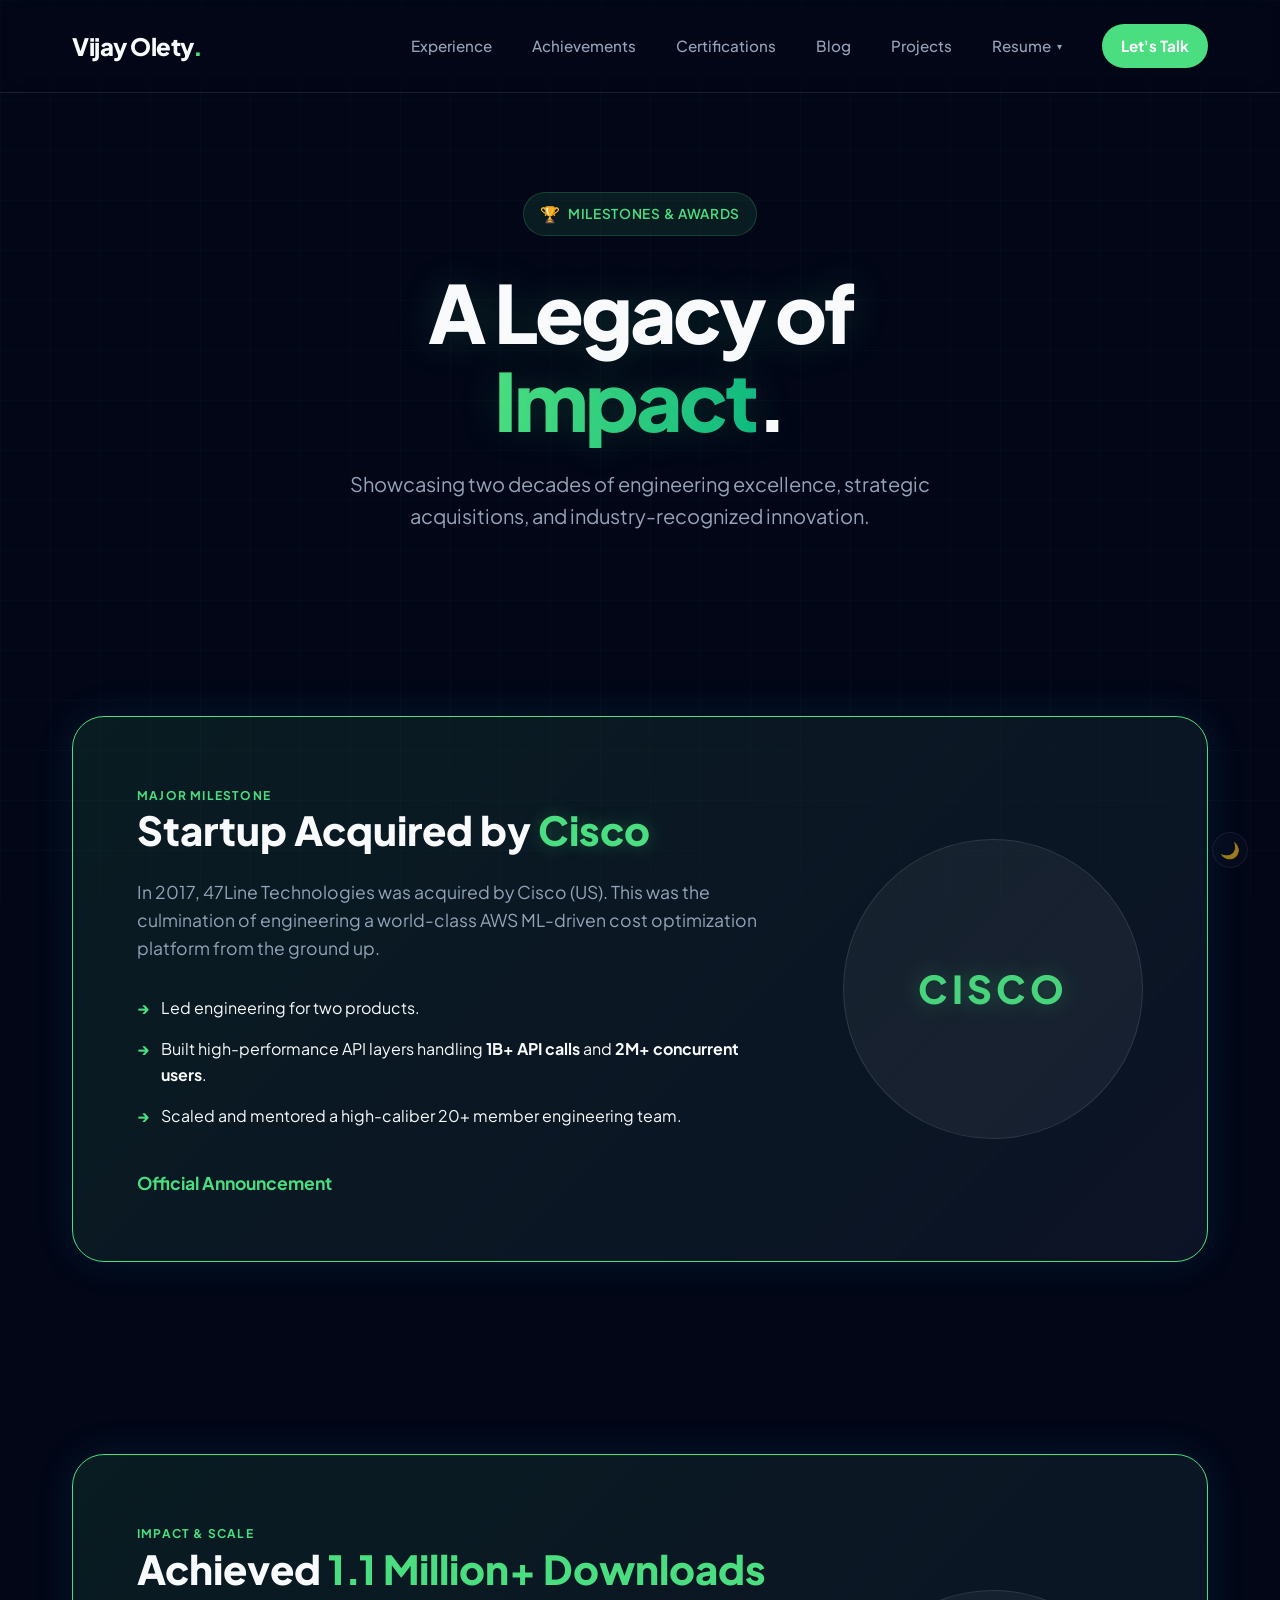
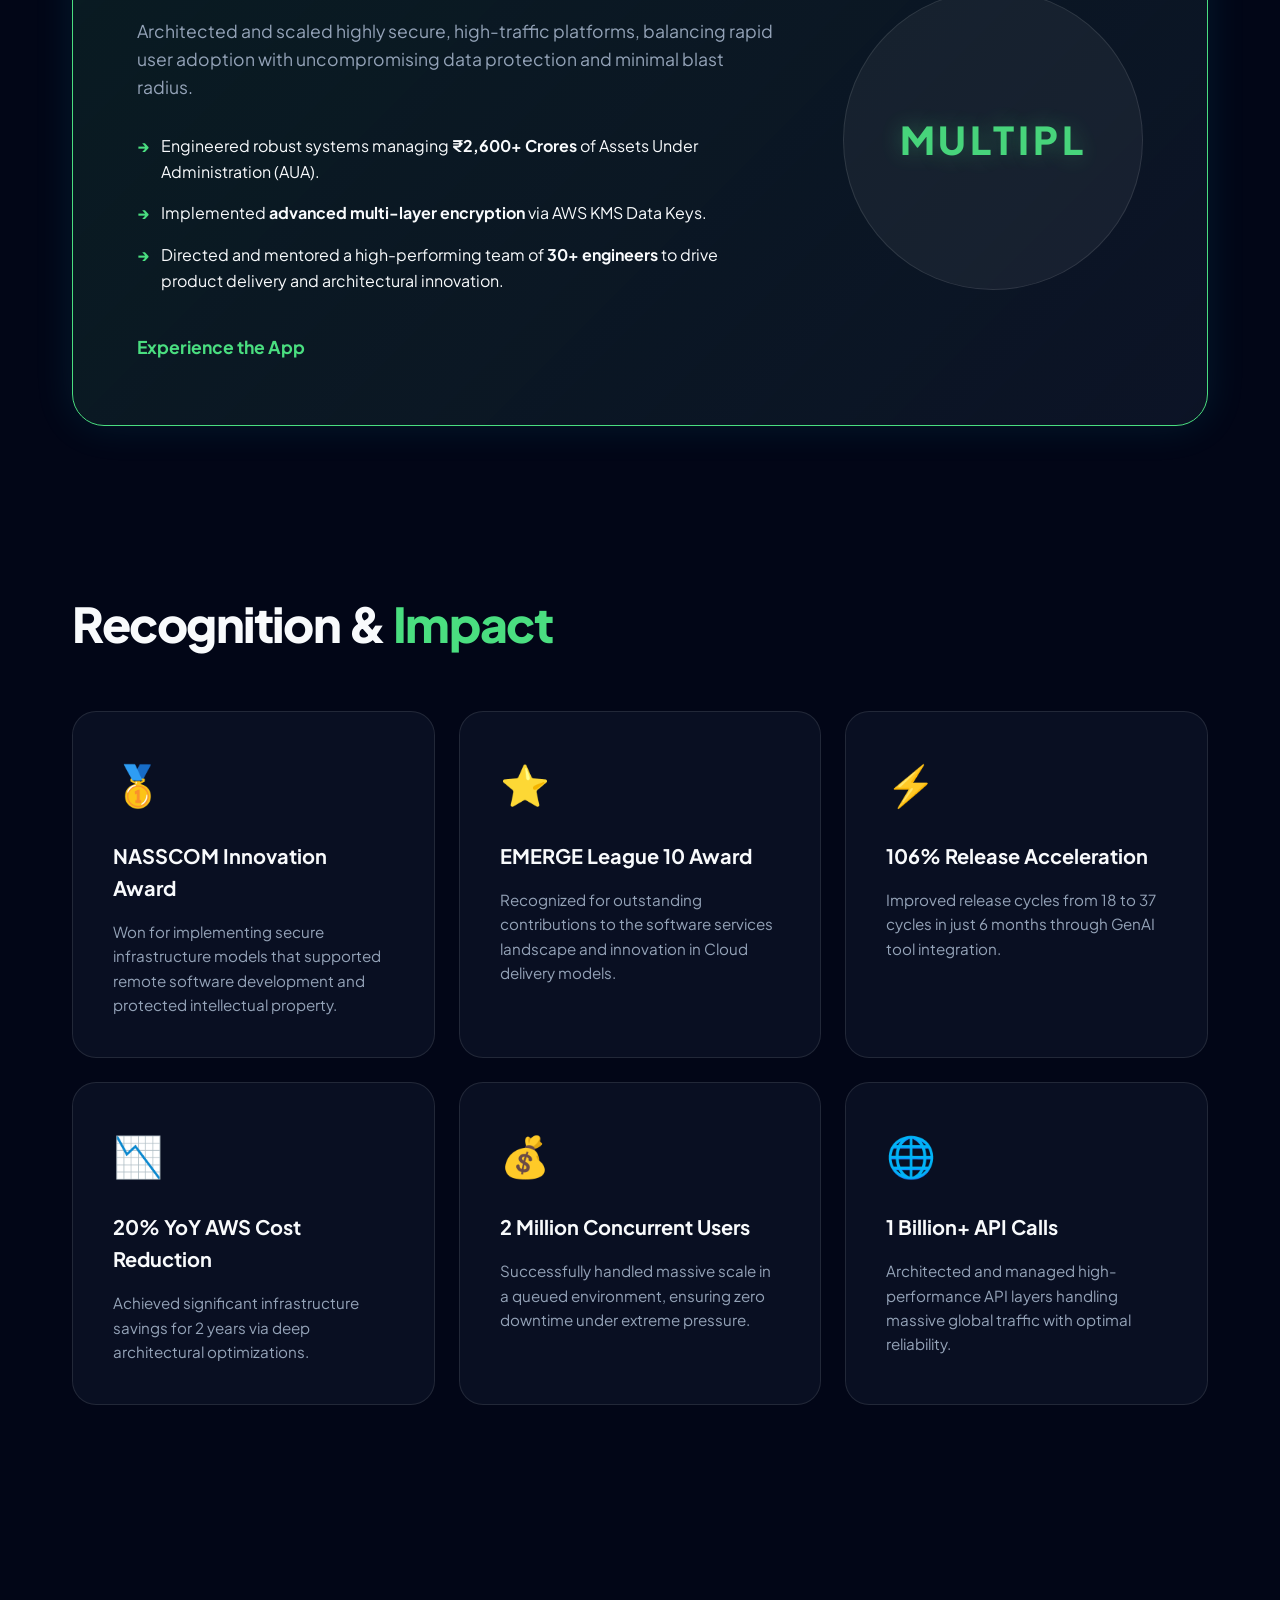
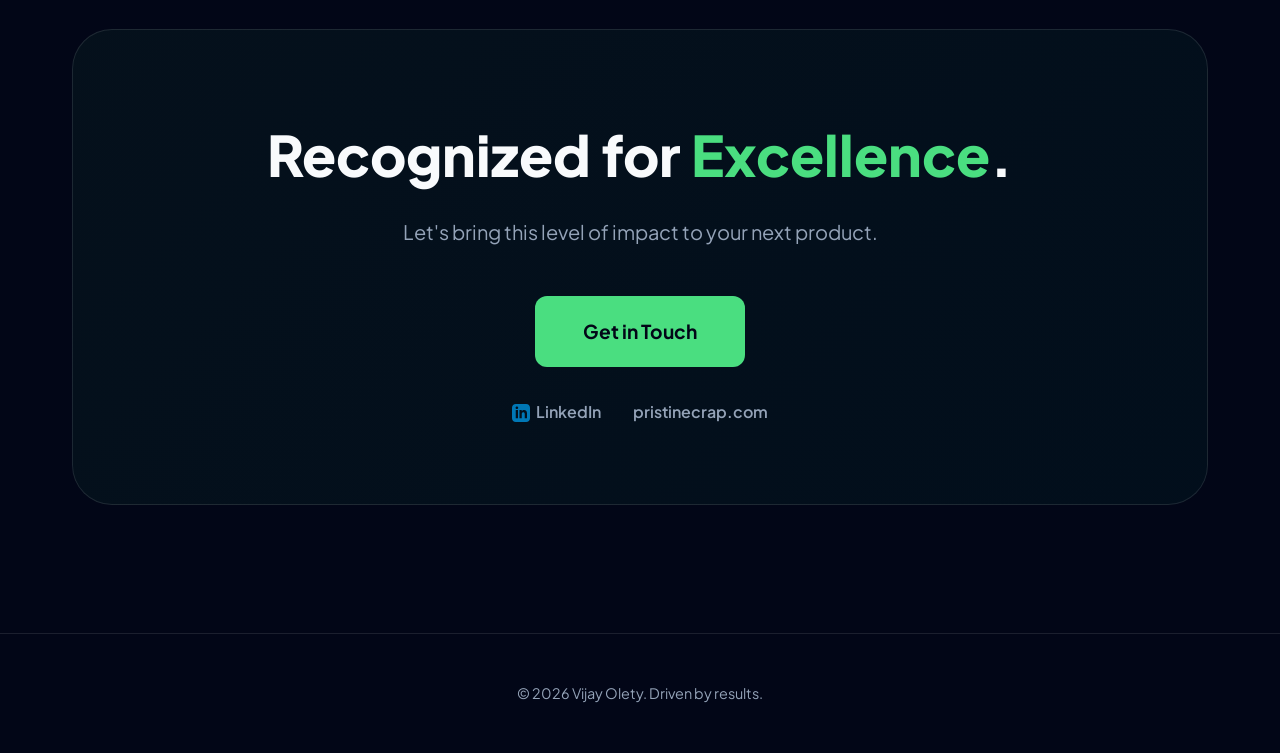
<file: achievements.html>
<!DOCTYPE html>
<html lang="en">

<head>
    <meta charset="UTF-8">
    <meta name="viewport" content="width=device-width, initial-scale=1.0">
    <script>
        // Prem-emptive theme check to prevent flash
        (function () {
            const savedTheme = localStorage.getItem('theme') || 'dark';
            document.documentElement.setAttribute('data-theme', savedTheme);
        })();
    </script>
    <title>Professional Achievements | Vijay Olety | Cisco Acquisition & NASSCOM Awards</title>
    <meta name="description"
        content="Explore the professional milestones of Vijay Olety, including the Cisco acquisition of 47Line Technologies, NASSCOM Innovation Awards, and large-scale system achievements.">
    <meta name="keywords"
        content="Vijay Olety achievements, Cisco acquisition, 47Line Technologies, NASSCOM Innovation Award, EMERGE League 10, Scalability milestones">
    <link rel="canonical" href="https://vijayolety.com/achievements.html">

    <!-- Open Graph / Facebook -->
    <meta property="og:type" content="website">
    <meta property="og:url" content="https://vijayolety.com/achievements.html">
    <meta property="og:title" content="Achievements | Vijay Olety">
    <meta property="og:description"
        content="A legacy of engineering excellence, strategic acquisitions, and industry-recognized innovation.">
    <meta property="og:image" content="https://vijayolety.com/og-image.png">

    <!-- Twitter -->
    <meta property="twitter:card" content="summary_large_image">
    <meta property="twitter:url" content="https://vijayolety.com/achievements.html">
    <meta property="twitter:title" content="Achievements | Vijay Olety">
    <meta property="twitter:description"
        content="A legacy of engineering excellence, strategic acquisitions, and industry-recognized innovation.">
    <meta property="twitter:image" content="https://vijayolety.com/og-image.png">

    <!-- Fonts -->
    <link rel="preconnect" href="https://fonts.googleapis.com">
    <link rel="preconnect" href="https://fonts.gstatic.com" crossorigin>
    <link href="https://fonts.googleapis.com/css2?family=Plus+Jakarta+Sans:wght@300;400;500;600;700;800&display=swap"
        rel="stylesheet">

    <link rel="stylesheet" href="style.css">
</head>

<body class="achievements-page">
    <div class="grid-background"></div>

    <header class="navbar">
        <div class="nav-container">
            <a href="index.html" class="logo">Vijay Olety<span class="dot">.</span></a>
            <nav class="nav-menu">
                <a href="experience.html">Experience</a>
                <a href="achievements.html" class="active">Achievements</a>
                <a href="certifications.html">Certifications</a>
                <a href="blog.html">Blog</a>
                <a href="projects.html">Projects</a>
                <div class="nav-dropdown">
                    <button type="button" class="nav-dropdown-toggle">Resume <span
                            class="nav-dropdown-caret">&#9662;</span></button>
                    <div class="nav-dropdown-menu">
                        <a href="https://drive.google.com/uc?export=download&id=1Wx4PXzrqqVC-ztX3-LWetAD9wqZF_1fw"
                            target="_blank" rel="noopener">For Humans 🙂</a>
                        <a href="https://drive.google.com/uc?export=download&id=11uy1vMnvxzKj-ynAKpN3ltlov65F9Gnm"
                            target="_blank" rel="noopener">For Robots 🤖</a>
                    </div>
                </div>
                <a href="mailto:vijay.olety@gmail.com" class="nav-cta">Let's Talk</a>
            </nav>
            <button class="mobile-nav-toggle" aria-label="Toggle navigation">
                <span class="hamburger"></span>
            </button>
        </div>
    </header>

    <main>
        <section class="achievements-hero">
            <div class="container">
                <div class="hero-badge fade-in">
                    <span class="badge-icon">🏆</span>
                    <span class="badge-text">Milestones & Awards</span>
                </div>
                <h1 class="hero-title fade-up">A Legacy of <br><span class="gradient-text">Impact</span>.</h1>
                <p class="hero-subtitle fade-up">Showcasing two decades of engineering excellence, strategic
                    acquisitions, and industry-recognized innovation.</p>
            </div>
        </section>

        <!-- Featured Achievement: Cisco Acquisition -->
        <section class="featured-achievement reveal-on-scroll">
            <div class="container">
                <div class="featured-card">
                    <div class="featured-content">
                        <span class="card-tag highlight-pill">Major Milestone</span>
                        <h2 class="featured-title">Startup Acquired by <span class="company-name">Cisco</span></h2>
                        <p class="featured-desc">In 2017, 47Line Technologies was acquired by Cisco (US). This was the
                            culmination of engineering a world-class AWS ML-driven cost optimization platform from the
                            ground up.</p>
                        <ul class="achievement-bullets">
                            <li>Led engineering for two products.</li>
                            <li>Built high-performance API layers handling <strong>1B+ API calls</strong> and
                                <strong>2M+ concurrent users</strong>.
                            </li>
                            <li>Scaled and mentored a high-caliber 20+ member engineering team.</li>
                        </ul>
                        <div class="featured-actions">
                            <a href="https://blogs.cisco.com/news/optimizing-costs-in-a-multi-cloud-world"
                                target="_blank" class="external-link">
                                Official Announcement
                            </a>
                        </div>
                    </div>
                    <div class="featured-badge-visual">
                        <div class="cisco-logo-wrapper">
                            <span class="cisco-text">CISCO</span>
                        </div>
                    </div>
                </div>
            </div>
        </section>

        <!-- Featured Achievement: Scale & Security -->
        <section class="featured-achievement reveal-on-scroll" style="margin-top: 4rem;">
            <div class="container">
                <div class="featured-card">
                    <div class="featured-content">
                        <span class="card-tag highlight-pill">Impact & Scale</span>
                        <h2 class="featured-title">Achieved <span class="accent-text">1.1 Million+ Downloads</span></h2>
                        <p class="featured-desc">Architected and scaled highly secure, high-traffic platforms, balancing
                            rapid user adoption with uncompromising data protection and minimal blast radius.</p>
                        <ul class="achievement-bullets">
                            <li>Engineered robust systems managing <strong>₹2,600+ Crores</strong> of Assets Under
                                Administration (AUA).</li>
                            <li>Implemented <strong>advanced multi-layer encryption</strong> via AWS KMS Data Keys.</li>
                            <li>Directed and mentored a high-performing team of <strong>30+ engineers</strong> to drive
                                product delivery and architectural innovation.</li>
                        </ul>
                        <div class="featured-actions">
                            <a href="https://multipl.in" target="_blank" class="external-link">
                                Experience the App
                            </a>
                        </div>
                    </div>
                    <div class="featured-badge-visual">
                        <div class="cisco-logo-wrapper">
                            <span class="cisco-text">MULTIPL</span>
                        </div>
                    </div>
                </div>
            </div>
        </section>

        <!-- Achievements Grid -->
        <section class="achievements-grid-section">
            <div class="container">
                <h2 class="section-title fade-up">Recognition & <span class="accent-text">Impact</span></h2>
                <div class="achievements-grid">

                    <!-- NASSCOM Award -->
                    <div class="achievement-card reveal-on-scroll">
                        <div class="card-icon">🥇</div>
                        <h3 class="achievement-name">NASSCOM Innovation Award</h3>
                        <p class="achievement-detail">Won for implementing secure infrastructure models that
                            supported remote software development and protected intellectual property.</p>
                    </div>

                    <!-- Emerge League -->
                    <div class="achievement-card reveal-on-scroll">
                        <div class="card-icon">⭐</div>
                        <h3 class="achievement-name">EMERGE League 10 Award</h3>
                        <p class="achievement-detail">Recognized for outstanding contributions to the software
                            services landscape and innovation in Cloud delivery models.</p>
                    </div>

                    <!-- Release Speed -->
                    <div class="achievement-card reveal-on-scroll">
                        <div class="card-icon">⚡</div>
                        <h3 class="achievement-name">106% Release Acceleration</h3>
                        <p class="achievement-detail">Improved release cycles from 18 to 37 cycles in just
                            6 months through GenAI tool integration.</p>
                    </div>

                    <!-- Cost Savings -->
                    <div class="achievement-card reveal-on-scroll">
                        <div class="card-icon">📉</div>
                        <h3 class="achievement-name">20% YoY AWS Cost Reduction</h3>
                        <p class="achievement-detail">Achieved significant infrastructure savings for 2 years via
                            deep architectural optimizations.</p>
                    </div>

                    <!-- Scale -->
                    <div class="achievement-card reveal-on-scroll">
                        <div class="card-icon">💰</div>
                        <h3 class="achievement-name">2 Million Concurrent Users</h3>
                        <p class="achievement-detail">Successfully handled massive scale in a queued environment,
                            ensuring zero downtime under extreme
                            pressure.
                        </p>
                    </div>

                    <!-- API Scale -->
                    <div class="achievement-card reveal-on-scroll">
                        <div class="card-icon">🌐</div>
                        <h3 class="achievement-name">1 Billion+ API Calls</h3>
                        <p class="achievement-detail">Architected and managed high-performance API layers handling
                            massive global traffic with optimal reliability.</p>
                    </div>

                </div>
            </div>
        </section>

        <!-- CTA Section -->
        <section class="contact">
            <div class="container fade-up">
                <div class="contact-card">
                    <h2 class="contact-title">Recognized for <span class="accent-text">Excellence</span>.</h2>
                    <p class="contact-desc">Let's bring this level of impact to your next product.</p>
                    <div class="contact-actions">
                        <a href="mailto:vijay.olety@gmail.com" class="btn btn-primary large">Get in Touch</a>
                        <div class="social-links">
                            <a href="https://www.linkedin.com/in/vijayolety/" target="_blank">
                                <svg xmlns="http://www.w3.org/2000/svg" width="18" height="18" viewBox="0 0 24 24"
                                    fill="#0077B5" style="vertical-align: middle; margin-right: 6px;">
                                    <path
                                        d="M19 0h-14c-2.761 0-5 2.239-5 5v14c0 2.761 2.239 5 5 5h14c2.762 0 5-2.239 5-5v-14c0-2.761-2.238-5-5-5zm-11 19h-3v-11h3v11zm-1.5-12.268c-.966 0-1.75-.79-1.75-1.764s.784-1.764 1.75-1.764 1.75.79 1.75 1.764-.783 1.764-1.75 1.764zm13.5 12.268h-3v-5.604c0-3.368-4-3.113-4 0v5.604h-3v-11h3v1.765c1.396-2.586 7-2.777 7 2.476v6.759z" />
                                </svg>LinkedIn
                            </a>
                            <a href="https://pristinecrap.com" target="_blank">pristinecrap.com</a>
                        </div>
                    </div>
                </div>
            </div>
        </section>
    </main>

    <footer class="footer">
        <div class="container">
            <p>&copy; 2026 Vijay Olety. Driven by results.</p>
        </div>
    </footer>

    <button id="theme-toggle" class="theme-toggle" aria-label="Toggle light/dark mode">
        <span class="moon-icon">🌙</span>
        <span class="sun-icon">☀️</span>
    </button>
    <script src="app.js"></script>
</body>

</html>
</file>
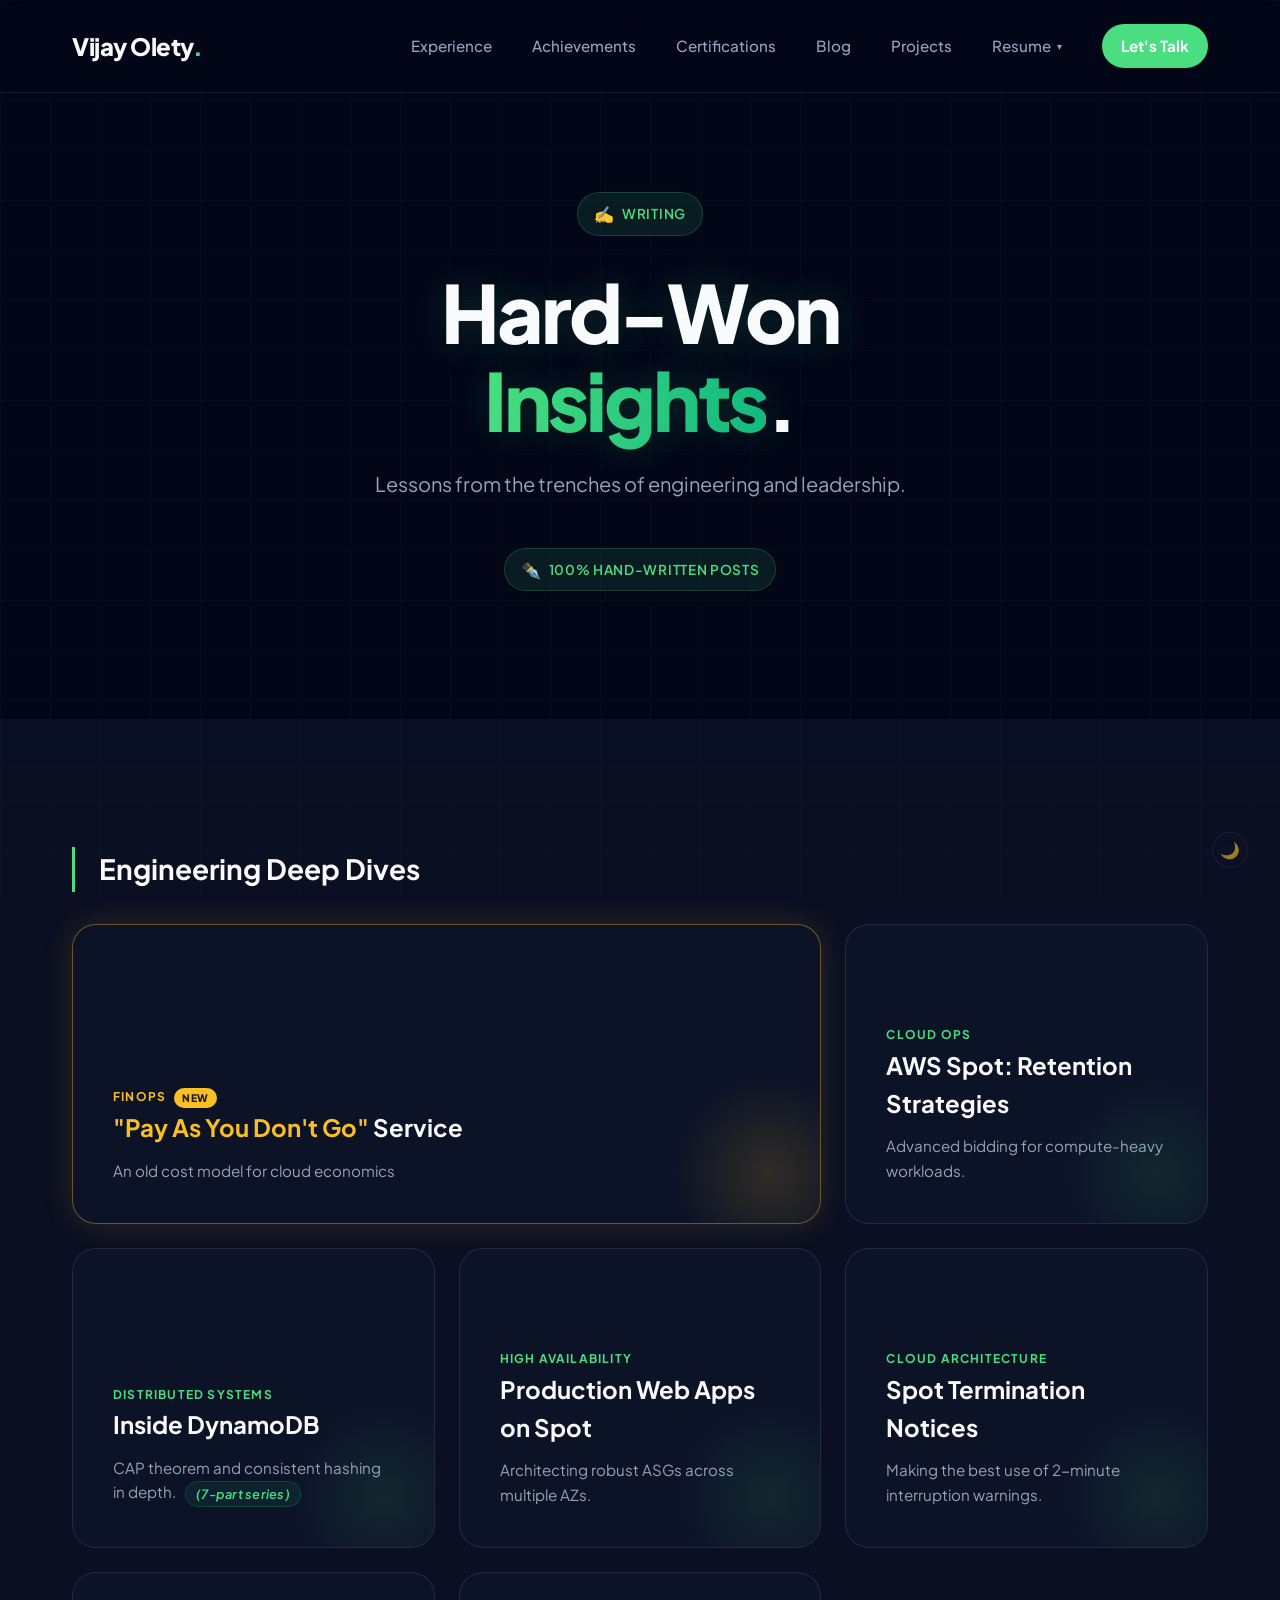
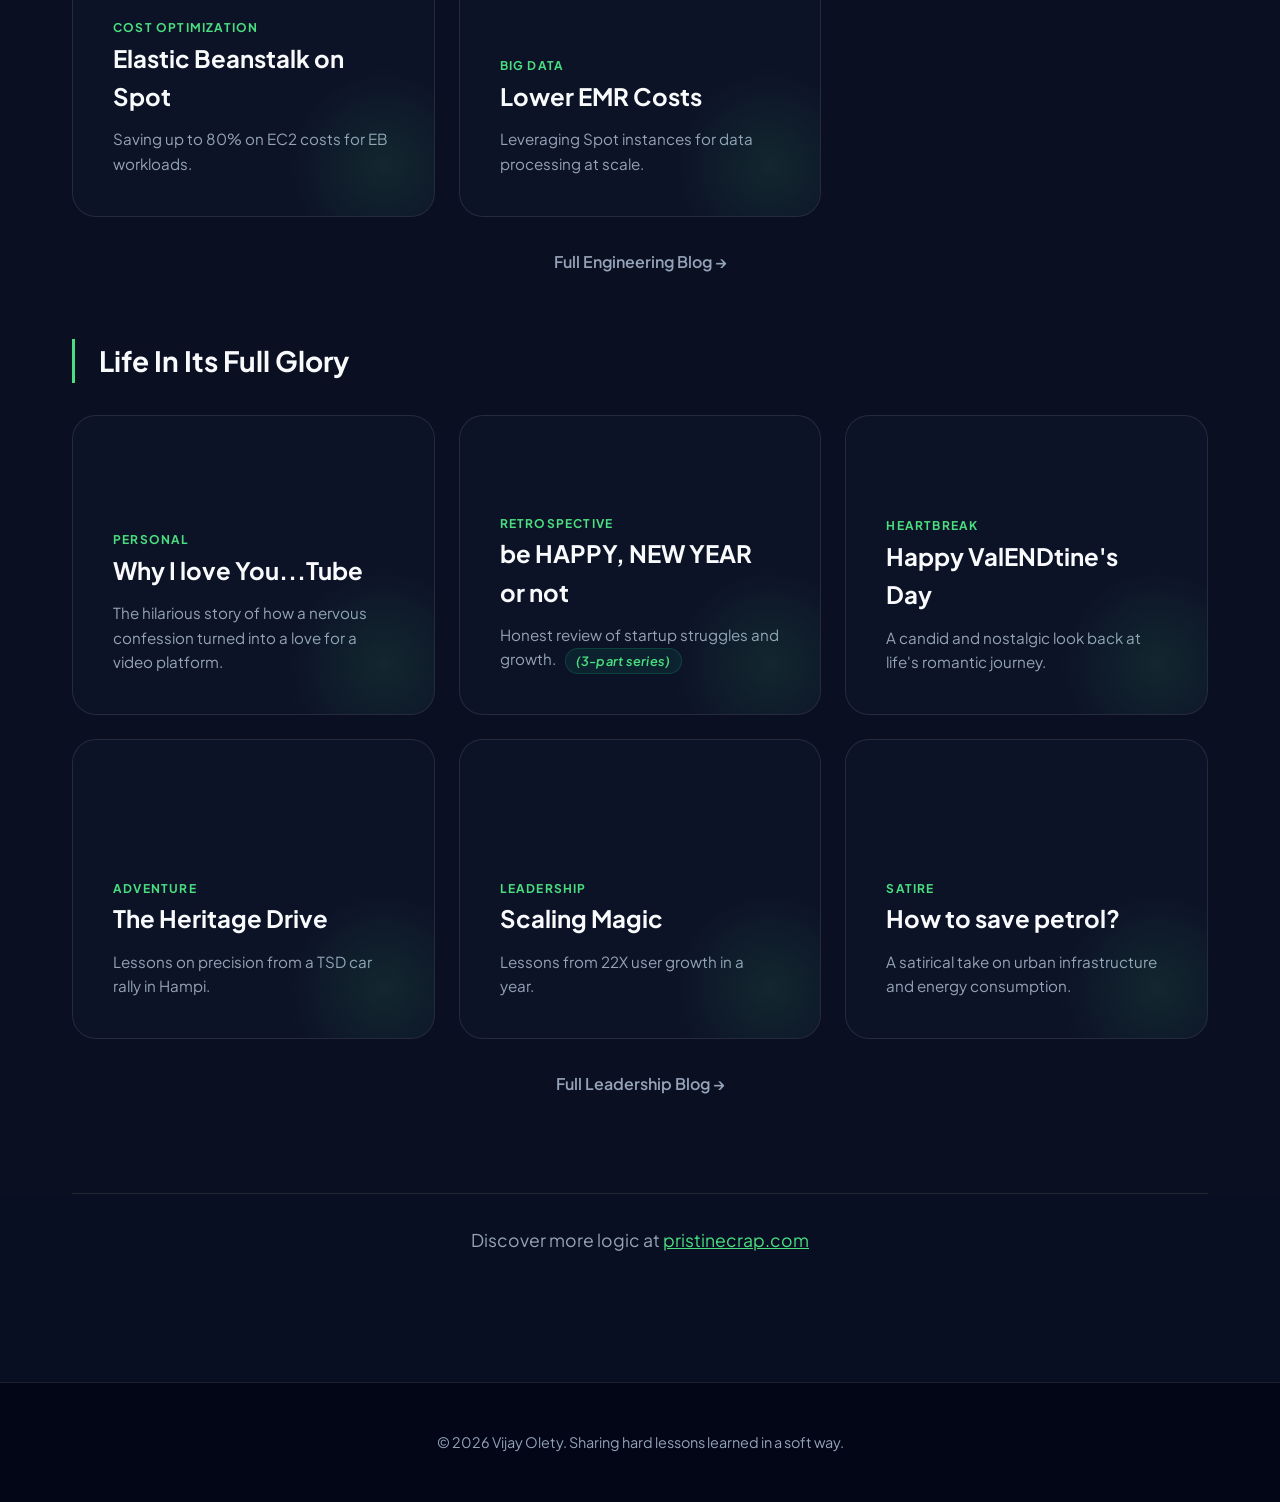
<file: blog.html>
<!DOCTYPE html>
<html lang="en">

<head>
    <meta charset="UTF-8">
    <meta name="viewport" content="width=device-width, initial-scale=1.0">
    <script>
        // Prem-emptive theme check to prevent flash
        (function () {
            const savedTheme = localStorage.getItem('theme') || 'dark';
            document.documentElement.setAttribute('data-theme', savedTheme);
        })();
    </script>
    <title>Blog | Vijay Olety</title>
    <meta name="description"
        content="Vijay Olety is a Product & Platform Engineering Leader with 19+ years of experience in scaling startups (acquired by Cisco), Fintech (Multipl), and enterprise systems. AWS Certified Solutions Architect.">
    <meta name="keywords"
        content="Vijay Olety, Engineering Leader, Product Engineering, Platform Engineering, AWS Solutions Architect, Fintech Leader, Startup Founder, Cisco Acquisition, Bengaluru Tech, Scalability expert">
    <link rel="canonical" href="https://vijayolety.com/blog.html">

    <!-- Open Graph / Facebook -->
    <meta property="og:type" content="website">
    <meta property="og:url" content="https://vijayolety.com/blog.html">
    <meta property="og:title" content="Blog | Vijay Olety">
    <meta property="og:description"
        content="19+ years of experience building hyperscale systems and leading global engineering teams.">
    <meta property="og:image" content="https://vijayolety.com/og-image.png">

    <!-- Twitter -->
    <meta property="twitter:card" content="summary_large_image">
    <meta property="twitter:url" content="https://vijayolety.com/blog.html">
    <meta property="twitter:title" content="Blog | Vijay Olety">
    <meta property="twitter:description"
        content="19+ years of experience building hyperscale systems and leading global engineering teams.">
    <meta property="twitter:image" content="https://vijayolety.com/og-image.png">

    <!-- Fonts -->
    <link rel="preconnect" href="https://fonts.googleapis.com">
    <link rel="preconnect" href="https://fonts.gstatic.com" crossorigin>
    <link href="https://fonts.googleapis.com/css2?family=Plus+Jakarta+Sans:wght@300;400;500;600;700;800&display=swap"
        rel="stylesheet">

    <link rel="stylesheet" href="style.css">
</head>

<body class="achievements-page">
    <div class="grid-background"></div>

    <header class="navbar">
        <div class="nav-container">
            <a href="index.html" class="logo">Vijay Olety<span class="dot">.</span></a>
            <nav class="nav-menu">
                <a href="experience.html">Experience</a>
                <a href="achievements.html">Achievements</a>
                <a href="certifications.html">Certifications</a>
                <a href="blog.html" class="active">Blog</a>
                <a href="projects.html">Projects</a>
                <div class="nav-dropdown">
                    <button type="button" class="nav-dropdown-toggle">Resume <span
                            class="nav-dropdown-caret">&#9662;</span></button>
                    <div class="nav-dropdown-menu">
                        <a href="https://drive.google.com/uc?export=download&id=1Wx4PXzrqqVC-ztX3-LWetAD9wqZF_1fw"
                            target="_blank" rel="noopener">For Humans 🙂</a>
                        <a href="https://drive.google.com/uc?export=download&id=11uy1vMnvxzKj-ynAKpN3ltlov65F9Gnm"
                            target="_blank" rel="noopener">For Robots 🤖</a>
                    </div>
                </div>
                <a href="mailto:vijay.olety@gmail.com" class="nav-cta">Let's Talk</a>
            </nav>
            <button class="mobile-nav-toggle" aria-label="Toggle navigation">
                <span class="hamburger"></span>
            </button>
        </div>
    </header>

    <main>
        <!-- Blog Hero -->
        <section class="achievements-hero">
            <div class="container">
                <div class="hero-badge fade-in">
                    <span class="badge-icon">✍️</span>
                    <span class="badge-text">Writing</span>
                </div>
                <h1 class="hero-title fade-up">Hard-Won <br><span class="gradient-text">Insights</span>.</h1>
                <p class="hero-subtitle fade-up">Lessons from the trenches of engineering and leadership.</p>
                <div class="hero-badge fade-up" style="margin-top: 1.5rem; display: inline-flex;">
                    <span class="badge-icon">✒️</span>
                    <span class="badge-text">100% Hand-Written Posts</span>
                </div>
            </div>
        </section>

        <!-- Bento Insights Section -->
        <section id="insights" class="insights">
            <div class="container">
                <div class="insights-layout">
                    <!-- Technical Category -->
                    <div class="insights-category" data-category="tech">
                        <h3 class="category-header fade-up">Engineering Deep Dives</h3>
                        <div class="bento-grid">
                            <a href="https://pristinecrap.com/2026/09/18/pay-as-you-dont-go/" target="_blank"
                                class="bento-card bento-card--spotlight large reveal-on-scroll">
                                <div class="card-content">
                                    <span class="card-tag">FinOps<span class="new-badge">New</span></span>
                                    <h3 class="card-title"><span class="coined-phrase">"Pay As You Don't
                                            Go"</span> Service</h3>
                                    <p class="card-desc">An old cost model for cloud economics</p>
                                </div>
                                <div class="card-bg-glow"></div>
                            </a>

                            <a href="https://pristinecrap.com/2018/10/13/aws-spot-instances-retention-strategies-for-sustained-spot-usage/"
                                target="_blank" class="bento-card reveal-on-scroll">
                                <div class="card-content">
                                    <span class="card-tag">Cloud Ops</span>
                                    <h3 class="card-title">AWS Spot: Retention Strategies</h3>
                                    <p class="card-desc">Advanced bidding for compute-heavy workloads.</p>
                                </div>
                                <div class="card-bg-glow"></div>
                            </a>

                            <a href="https://pristinecrap.com/2014/06/04/dynamodb-inside-look-into-nosql-part-1/"
                                target="_blank" class="bento-card reveal-on-scroll">
                                <div class="card-content">
                                    <span class="card-tag">Distributed Systems</span>
                                    <h3 class="card-title">Inside DynamoDB</h3>
                                    <p class="card-desc">CAP theorem and consistent hashing in depth. <em>(7-part
                                            series)</em>
                                    </p>
                                </div>
                                <div class="card-bg-glow"></div>
                            </a>

                            <a href="https://pristinecrap.com/2018/10/13/run-your-production-web-application-on-aws-spot-instances/"
                                target="_blank" class="bento-card reveal-on-scroll">
                                <div class="card-content">
                                    <span class="card-tag">High Availability</span>
                                    <h3 class="card-title">Production Web Apps on Spot</h3>
                                    <p class="card-desc">Architecting robust ASGs across multiple AZs.</p>
                                </div>
                                <div class="card-bg-glow"></div>
                            </a>

                            <a href="https://pristinecrap.com/2018/10/13/aws-spot-instance-termination-notices-how-to-make-the-best-use-of-it/"
                                target="_blank" class="bento-card reveal-on-scroll">
                                <div class="card-content">
                                    <span class="card-tag">Cloud Architecture</span>
                                    <h3 class="card-title">Spot Termination Notices</h3>
                                    <p class="card-desc">Making the best use of 2-minute interruption warnings.</p>
                                </div>
                                <div class="card-bg-glow"></div>
                            </a>

                            <a href="https://pristinecrap.com/2018/10/13/run-your-aws-elastic-beanstalk-on-spot-instances-and-save-up-to-80-on-ec2-costs/"
                                target="_blank" class="bento-card reveal-on-scroll">
                                <div class="card-content">
                                    <span class="card-tag">Cost Optimization</span>
                                    <h3 class="card-title">Elastic Beanstalk on Spot</h3>
                                    <p class="card-desc">Saving up to 80% on EC2 costs for EB workloads.</p>
                                </div>
                                <div class="card-bg-glow"></div>
                            </a>

                            <a href="https://pristinecrap.com/2018/10/13/lower-your-emr-costs-by-leveraging-aws-spot-instances/"
                                target="_blank" class="bento-card reveal-on-scroll">
                                <div class="card-content">
                                    <span class="card-tag">Big Data</span>
                                    <h3 class="card-title">Lower EMR Costs</h3>
                                    <p class="card-desc">Leveraging Spot instances for data processing at scale.</p>
                                </div>
                                <div class="card-bg-glow"></div>
                            </a>
                        </div>
                        <div class="category-actions fade-up">
                            <a href="https://pristinecrap.com" target="_blank" class="external-blog-link">
                                Full Engineering Blog →
                            </a>
                        </div>
                    </div>

                    <!-- Personal/Leadership Category -->
                    <div class="insights-category" data-category="personal">
                        <h3 class="category-header fade-up">Life In Its Full Glory</h3>
                        <div class="bento-grid">
                            <a href="https://pristinecrap.com/2023/01/14/be-happy-new-year-or-not-3/" target="_blank"
                                class="bento-card reveal-on-scroll">
                                <div class="card-content">
                                    <span class="card-tag">Personal</span>
                                    <h3 class="card-title">Why I love You...Tube</h3>
                                    <p class="card-desc">The hilarious story of how a nervous confession turned into a
                                        love for a video platform.</p>
                                </div>
                                <div class="card-bg-glow"></div>
                            </a>

                            <a href="https://pristinecrap.com/2022/01/09/be-happy-new-year-or-not/" target="_blank"
                                class="bento-card reveal-on-scroll">
                                <div class="card-content">
                                    <span class="card-tag">Retrospective</span>
                                    <h3 class="card-title">be HAPPY, NEW YEAR or not</h3>
                                    <p class="card-desc">Honest review of startup struggles and growth. <em>(3-part
                                            series)</em>
                                    </p>
                                </div>
                                <div class="card-bg-glow"></div>
                            </a>

                            <a href="https://pristinecrap.com/2013/02/14/to-all-my-ex-crushes-ex-gfs-and-one-not-so-special-anymore/"
                                target="_blank" class="bento-card reveal-on-scroll">
                                <div class="card-content">
                                    <span class="card-tag">Heartbreak</span>
                                    <h3 class="card-title">Happy ValENDtine's Day</h3>
                                    <p class="card-desc">A candid and nostalgic look back at life's romantic journey.
                                    </p>
                                </div>
                                <div class="card-bg-glow"></div>
                            </a>

                            <a href="https://pristinecrap.com/2022/01/09/the-heritage-drive/" target="_blank"
                                class="bento-card reveal-on-scroll">
                                <div class="card-content">
                                    <span class="card-tag">Adventure</span>
                                    <h3 class="card-title">The Heritage Drive</h3>
                                    <p class="card-desc">Lessons on precision from a TSD car rally in Hampi.</p>
                                </div>
                                <div class="card-bg-glow"></div>
                            </a>

                            <a href="https://pristinecrap.com/2008/05/24/why-i-love-youtube/" target="_blank"
                                class="bento-card reveal-on-scroll">
                                <div class="card-content">
                                    <span class="card-tag">Leadership</span>
                                    <h3 class="card-title">Scaling Magic</h3>
                                    <p class="card-desc">Lessons from 22X user growth in a year.</p>
                                </div>
                                <div class="card-bg-glow"></div>
                            </a>

                            <a href="https://pristinecrap.com/2008/05/25/how-to-save-petrol-increase-traffic/"
                                target="_blank" class="bento-card reveal-on-scroll">
                                <div class="card-content">
                                    <span class="card-tag">Satire</span>
                                    <h3 class="card-title">How to save petrol?</h3>
                                    <p class="card-desc">A satirical take on urban infrastructure and energy
                                        consumption.</p>
                                </div>
                                <div class="card-bg-glow"></div>
                            </a>
                        </div>
                        <div class="category-actions fade-up">
                            <a href="https://pristinecrap.com" target="_blank" class="external-blog-link">
                                Full Leadership Blog →
                            </a>
                        </div>
                    </div>
                </div>

                <div class="insights-footer fade-up">
                    <p>Discover more logic at <a href="https://pristinecrap.com" target="_blank"
                            class="accent-text">pristinecrap.com</a></p>
                </div>
            </div>
        </section>
    </main>

    <footer class="footer">
        <div class="container">
            <p>&copy; 2026 Vijay Olety. Sharing hard lessons learned in a soft way.</p>
        </div>
    </footer>

    <button id="theme-toggle" class="theme-toggle" aria-label="Toggle light/dark mode">
        <span class="moon-icon">🌙</span>
        <span class="sun-icon">☀️</span>
    </button>
    <script src="app.js"></script>
</body>

</html>
</file>
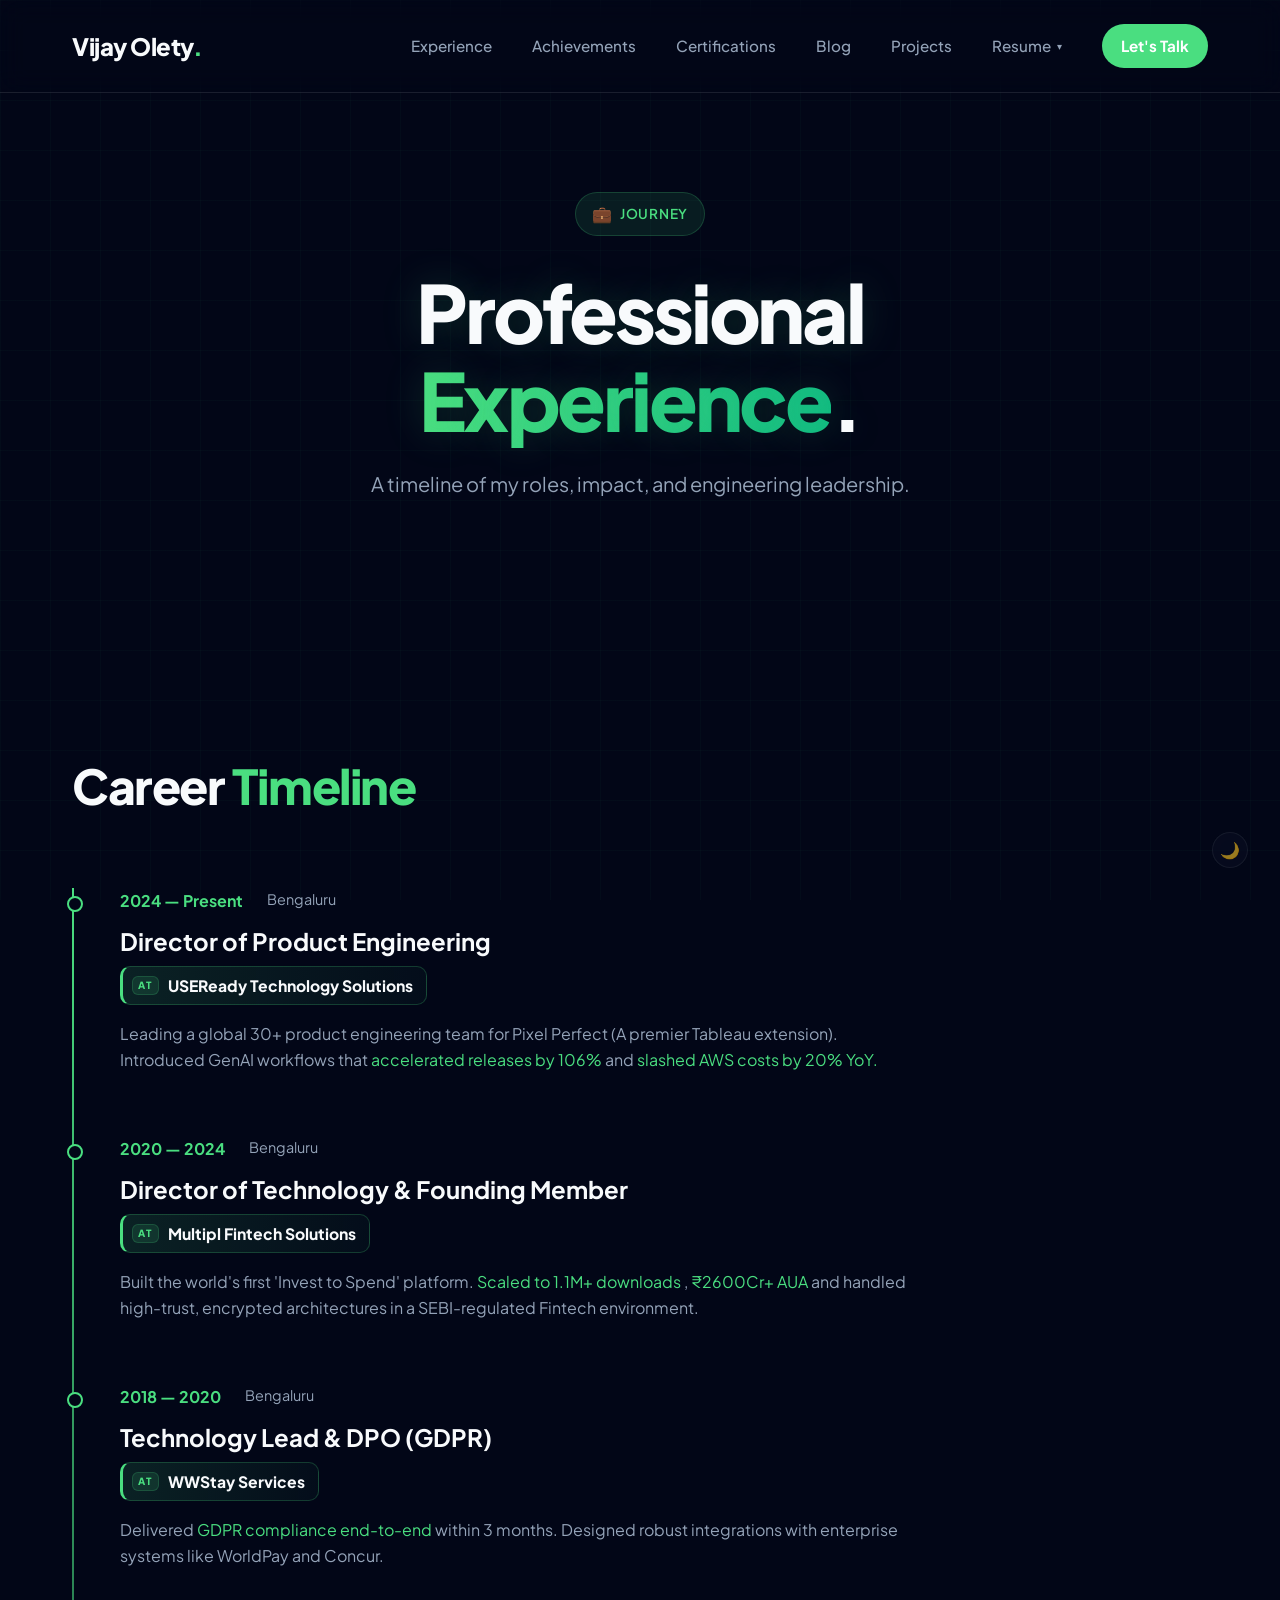
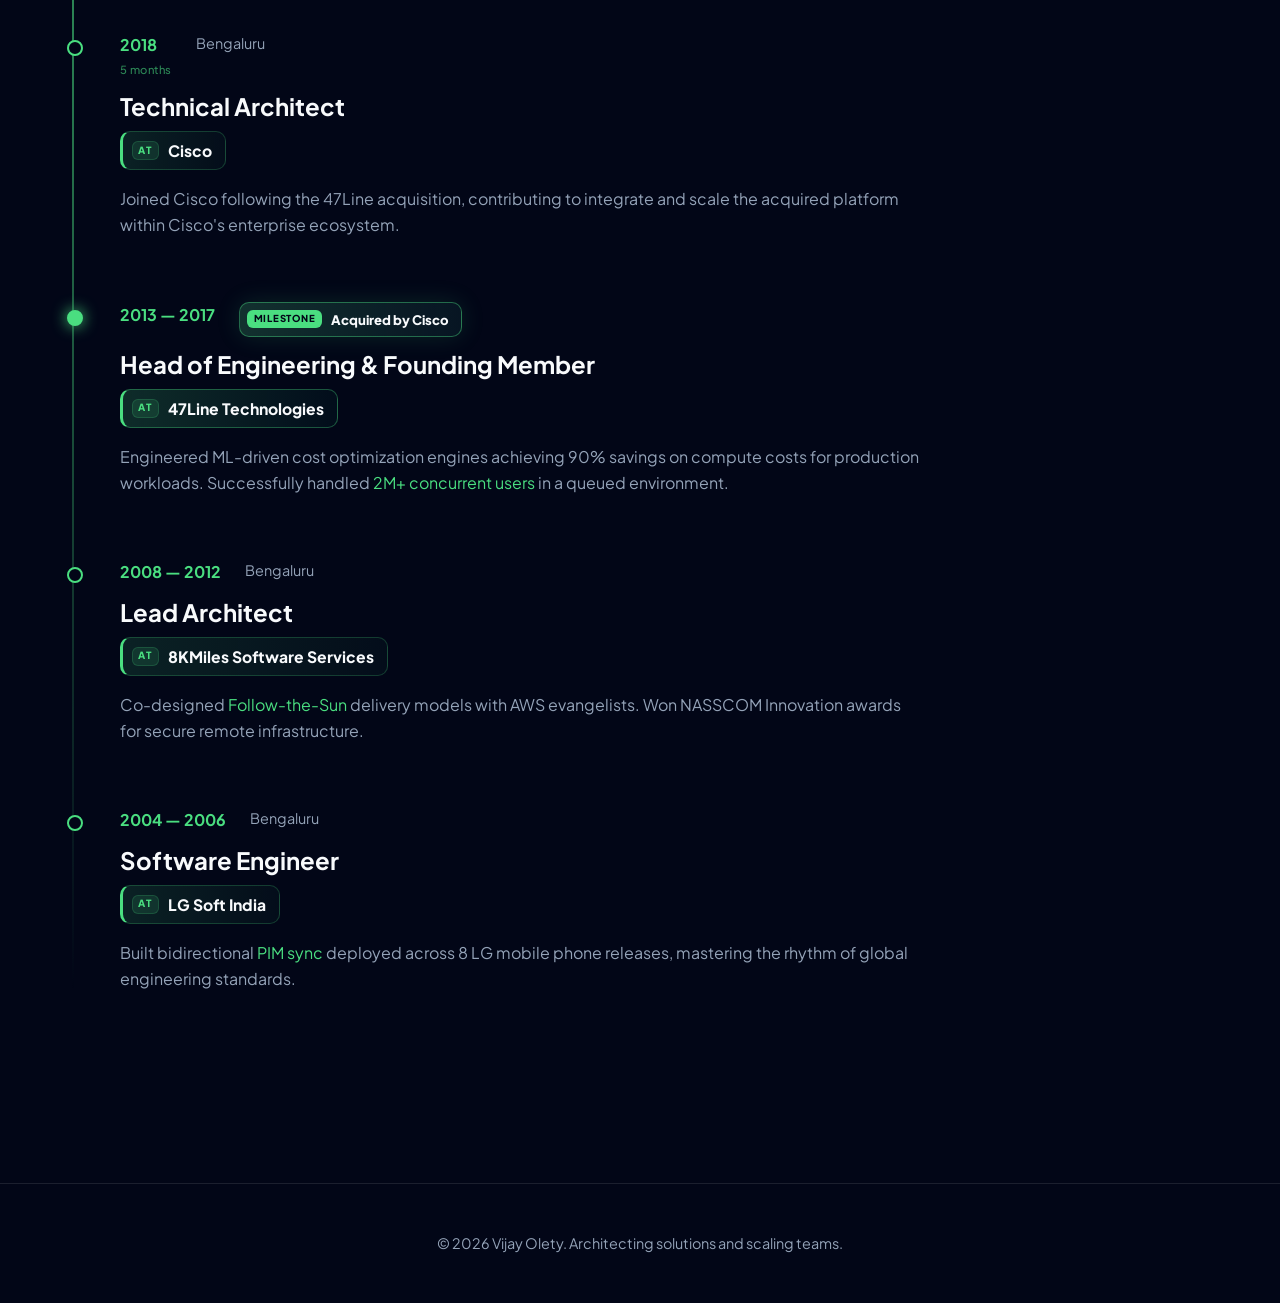
<file: experience.html>
<!DOCTYPE html>
<html lang="en">

<head>
    <meta charset="UTF-8">
    <meta name="viewport" content="width=device-width, initial-scale=1.0">
    <script>
        // Prem-emptive theme check to prevent flash
        (function () {
            const savedTheme = localStorage.getItem('theme') || 'dark';
            document.documentElement.setAttribute('data-theme', savedTheme);
        })();
    </script>
    <title>Experience | Vijay Olety</title>
    <meta name="description"
        content="Vijay Olety is a Product & Platform Engineering Leader with 19+ years of experience in scaling startups (acquired by Cisco), Fintech (Multipl), and enterprise systems. AWS Certified Solutions Architect.">
    <meta name="keywords"
        content="Vijay Olety, Engineering Leader, Product Engineering, Platform Engineering, AWS Solutions Architect, Fintech Leader, Startup Founder, Cisco Acquisition, Bengaluru Tech, Scalability expert">
    <link rel="canonical" href="https://vijayolety.com/experience.html">

    <!-- Open Graph / Facebook -->
    <meta property="og:type" content="website">
    <meta property="og:url" content="https://vijayolety.com/experience.html">
    <meta property="og:title" content="Experience | Vijay Olety">
    <meta property="og:description"
        content="19+ years of experience building hyperscale systems and leading global engineering teams.">
    <meta property="og:image" content="https://vijayolety.com/og-image.png">

    <!-- Twitter -->
    <meta property="twitter:card" content="summary_large_image">
    <meta property="twitter:url" content="https://vijayolety.com/experience.html">
    <meta property="twitter:title" content="Experience | Vijay Olety">
    <meta property="twitter:description"
        content="19+ years of experience building hyperscale systems and leading global engineering teams.">
    <meta property="twitter:image" content="https://vijayolety.com/og-image.png">

    <!-- Fonts -->
    <link rel="preconnect" href="https://fonts.googleapis.com">
    <link rel="preconnect" href="https://fonts.gstatic.com" crossorigin>
    <link href="https://fonts.googleapis.com/css2?family=Plus+Jakarta+Sans:wght@300;400;500;600;700;800&display=swap"
        rel="stylesheet">

    <link rel="stylesheet" href="style.css">

    <style>
        .timeline-tenure {
            display: block;
            font-size: 0.7rem;
            font-weight: 500;
            color: var(--text-muted);
            opacity: 0.6;
            margin-top: 0.2rem;
            letter-spacing: 0.04em;
        }

        .timeline-content .company {
            display: inline-flex;
            align-items: center;
            gap: 0.55rem;
            width: fit-content;
            color: var(--text-primary);
            font-size: 0.98rem;
            font-weight: 750;
            letter-spacing: 0;
            margin: 0.1rem 0 1rem;
            padding: 0.38rem 0.8rem 0.38rem 0.55rem;
            background: linear-gradient(90deg, rgba(74, 222, 128, 0.13), rgba(74, 222, 128, 0.035));
            border: 1px solid rgba(74, 222, 128, 0.22);
            border-left: 3px solid var(--accent-primary);
            border-radius: 10px;
            box-shadow: none;
            text-shadow: none;
        }

        .timeline-content .company::before {
            content: "at";
            color: var(--accent-primary);
            font-size: 0.62rem;
            font-weight: 800;
            letter-spacing: 0.12em;
            line-height: 1;
            text-transform: uppercase;
            padding: 0.22rem 0.34rem;
            background: rgba(74, 222, 128, 0.12);
            border: 1px solid rgba(74, 222, 128, 0.18);
            border-radius: 6px;
        }

        .timeline-item.highlight .company {
            background: linear-gradient(90deg, rgba(74, 222, 128, 0.18), rgba(16, 185, 129, 0.045));
            border-color: rgba(74, 222, 128, 0.34);
            border-left-color: var(--accent-primary);
        }

        .acquisition-badge {
            display: inline-flex;
            align-items: center;
            gap: 0.55rem;
            position: relative;
            overflow: hidden;
            color: var(--text-primary);
            font-size: 0.82rem;
            font-weight: 800;
            letter-spacing: 0;
            padding: 0.38rem 0.8rem 0.38rem 0.45rem;
            background:
                linear-gradient(90deg, rgba(74, 222, 128, 0.18), rgba(16, 185, 129, 0.06)),
                rgba(15, 23, 42, 0.34);
            border: 1px solid rgba(74, 222, 128, 0.42);
            border-radius: 10px;
            box-shadow: 0 0 24px rgba(74, 222, 128, 0.14);
        }

        .acquisition-badge::before {
            content: "Milestone";
            color: var(--bg-deep);
            font-size: 0.6rem;
            font-weight: 900;
            line-height: 1;
            letter-spacing: 0.08em;
            text-transform: uppercase;
            padding: 0.26rem 0.4rem;
            background: var(--accent-primary);
            border-radius: 6px;
        }

        .acquisition-badge::after {
            content: "";
            position: absolute;
            inset: 0;
            background: linear-gradient(90deg, transparent, rgba(255, 255, 255, 0.12), transparent);
            transform: translateX(-120%);
            transition: transform 0.6s ease;
        }

        .timeline-item.highlight:hover .acquisition-badge::after {
            transform: translateX(120%);
        }
    </style>
</head>

<body class="achievements-page">
    <div class="grid-background"></div>

    <header class="navbar">
        <div class="nav-container">
            <a href="index.html" class="logo">Vijay Olety<span class="dot">.</span></a>
            <nav class="nav-menu">
                <a href="experience.html" class="active">Experience</a>
                <a href="achievements.html">Achievements</a>
                <a href="certifications.html">Certifications</a>
                <a href="blog.html">Blog</a>
                <a href="projects.html">Projects</a>
                <div class="nav-dropdown">
                    <button type="button" class="nav-dropdown-toggle">Resume <span
                            class="nav-dropdown-caret">&#9662;</span></button>
                    <div class="nav-dropdown-menu">
                        <a href="https://drive.google.com/uc?export=download&id=1Wx4PXzrqqVC-ztX3-LWetAD9wqZF_1fw"
                            target="_blank" rel="noopener">For Humans 🙂</a>
                        <a href="https://drive.google.com/uc?export=download&id=11uy1vMnvxzKj-ynAKpN3ltlov65F9Gnm"
                            target="_blank" rel="noopener">For Robots 🤖</a>
                    </div>
                </div>
                <a href="mailto:vijay.olety@gmail.com" class="nav-cta">Let's Talk</a>
            </nav>
            <button class="mobile-nav-toggle" aria-label="Toggle navigation">
                <span class="hamburger"></span>
            </button>
        </div>
    </header>

    <main>
        <!-- Experience Hero -->
        <section class="achievements-hero">
            <div class="container">
                <div class="hero-badge fade-in">
                    <span class="badge-icon">💼</span>
                    <span class="badge-text">Journey</span>
                </div>
                <h1 class="hero-title fade-up">Professional <br><span class="gradient-text">Experience</span>.</h1>
                <p class="hero-subtitle fade-up">A timeline of my roles, impact, and engineering leadership.</p>
            </div>
        </section>

        <!-- Experience Section -->
        <section id="experience" class="experience">
            <div class="container">
                <h2 class="section-title fade-up">Career <span class="accent-text">Timeline</span></h2>

                <div class="timeline">
                    <div class="timeline-item reveal-on-scroll">
                        <div class="timeline-meta">
                            <span class="timeline-date">2024 — Present</span>
                            <span class="timeline-location">Bengaluru</span>
                        </div>
                        <div class="timeline-content">
                            <h3 class="role">Director of Product Engineering</h3>
                            <h4 class="company">USEReady Technology Solutions</h4>
                            <p class="desc">Leading a global 30+ product engineering team for Pixel Perfect (A
                                premier Tableau extension).
                                Introduced GenAI workflows that <span class="accent-text">accelerated releases by
                                    106%</span> and <span class="accent-text">slashed AWS costs by 20% YoY.</span>
                            </p>
                        </div>
                    </div>

                    <div class="timeline-item reveal-on-scroll">
                        <div class="timeline-meta">
                            <span class="timeline-date">2020 — 2024</span>
                            <span class="timeline-location">Bengaluru</span>
                        </div>
                        <div class="timeline-content">
                            <h3 class="role">Director of Technology & Founding Member</h3>
                            <h4 class="company">Multipl Fintech Solutions</h4>
                            <p class="desc">Built the world's first 'Invest to Spend' platform. <span
                                    class="accent-text">Scaled to 1.1M+ downloads</span>
                                , <span class="accent-text">₹2600Cr+ AUA</span> and handled high-trust, encrypted
                                architectures in a SEBI-regulated Fintech environment.</p>
                        </div>
                    </div>


                    <div class="timeline-item reveal-on-scroll">
                        <div class="timeline-meta">
                            <span class="timeline-date">2018 — 2020</span>
                            <span class="timeline-location">Bengaluru</span>
                        </div>
                        <div class="timeline-content">
                            <h3 class="role">Technology Lead & DPO (GDPR)</h3>
                            <h4 class="company">WWStay Services</h4>
                            <p class="desc">Delivered <span class="accent-text">GDPR compliance end-to-end</span> within
                                3 months. Designed robust integrations with enterprise systems like WorldPay and Concur.
                            </p>
                        </div>
                    </div>

                    <div class="timeline-item reveal-on-scroll">
                        <div class="timeline-meta">
                            <span class="timeline-date">2018<span class="timeline-tenure">5 months</span></span>
                            <span class="timeline-location">Bengaluru</span>
                        </div>
                        <div class="timeline-content">
                            <h3 class="role">Technical Architect</h3>
                            <h4 class="company">Cisco</h4>
                            <p class="desc">Joined Cisco following the 47Line acquisition, contributing to integrate and
                                scale the acquired platform within Cisco's enterprise
                                ecosystem.</p>
                        </div>
                    </div>

                    <div class="timeline-item reveal-on-scroll highlight">
                        <div class="timeline-meta">
                            <span class="timeline-date">2013 — 2017</span>
                            <span class="timeline-location acquisition-badge">Acquired by Cisco</span>
                        </div>
                        <div class="timeline-content">
                            <h3 class="role">Head of Engineering & Founding Member</h3>
                            <h4 class="company">47Line Technologies</h4>
                            <p class="desc">Engineered ML-driven cost optimization engines achieving 90% savings on
                                compute costs for production workloads. Successfully handled <span
                                    class="accent-text">2M+
                                    concurrent users</span> in a queued
                                environment.</p>
                        </div>
                    </div>

                    <div class="timeline-item reveal-on-scroll">
                        <div class="timeline-meta">
                            <span class="timeline-date">2008 — 2012</span>
                            <span class="timeline-location">Bengaluru</span>
                        </div>
                        <div class="timeline-content">
                            <h3 class="role">Lead Architect</h3>
                            <h4 class="company">8KMiles Software Services</h4>
                            <p class="desc">Co-designed <span class="accent-text">Follow-the-Sun</span> delivery models
                                with AWS evangelists. Won NASSCOM
                                Innovation awards for secure remote infrastructure.</p>
                        </div>
                    </div>

                    <div class="timeline-item reveal-on-scroll">
                        <div class="timeline-meta">
                            <span class="timeline-date">2004 — 2006</span>
                            <span class="timeline-location">Bengaluru</span>
                        </div>
                        <div class="timeline-content">
                            <h3 class="role">Software Engineer</h3>
                            <h4 class="company">LG Soft India</h4>
                            <p class="desc">Built bidirectional <span class="accent-text">PIM sync</span> deployed
                                across 8 LG mobile phone releases, mastering the
                                rhythm of global engineering
                                standards.</p>
                        </div>
                    </div>
                </div>
            </div>
        </section>
    </main>

    <footer class="footer">
        <div class="container">
            <p>&copy; 2026 Vijay Olety. Architecting solutions and scaling teams.</p>
        </div>
    </footer>

    <button id="theme-toggle" class="theme-toggle" aria-label="Toggle light/dark mode">
        <span class="moon-icon">🌙</span>
        <span class="sun-icon">☀️</span>
    </button>
    <script src="app.js"></script>
</body>

</html>
</file>
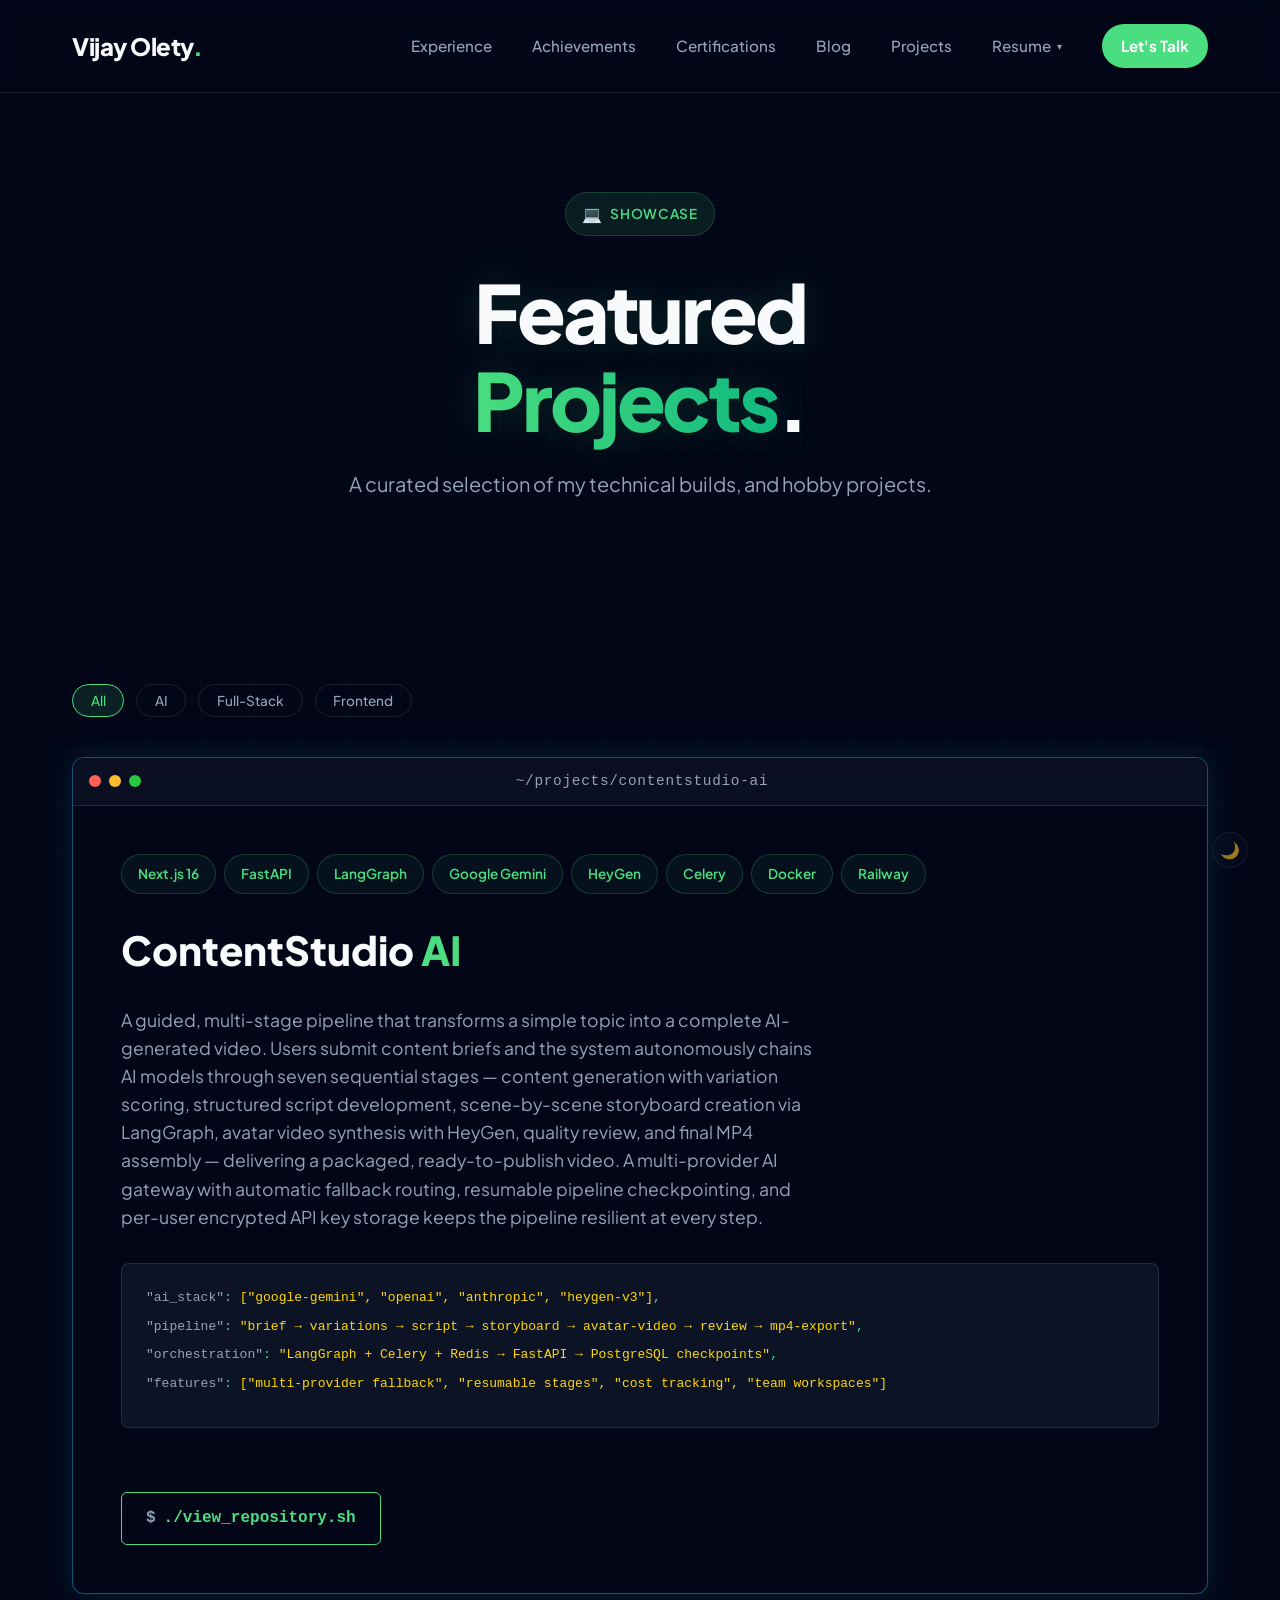
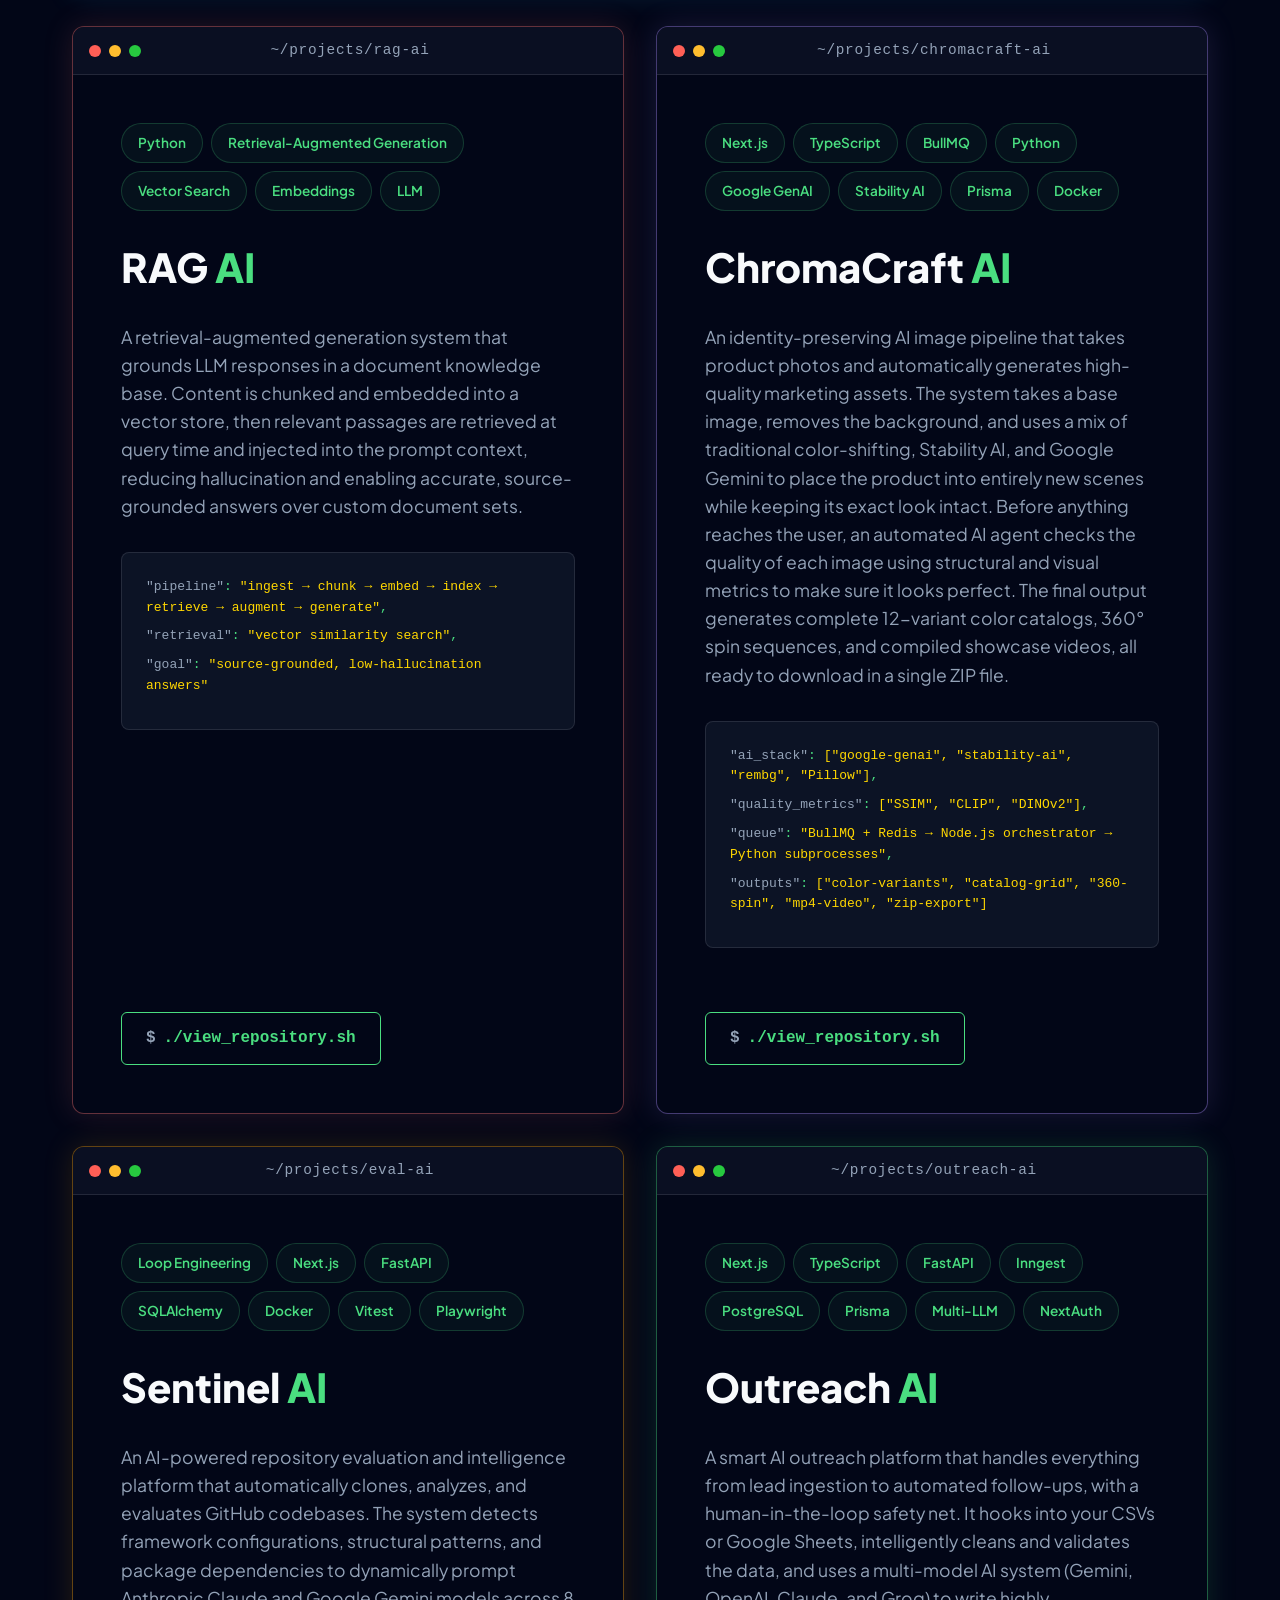
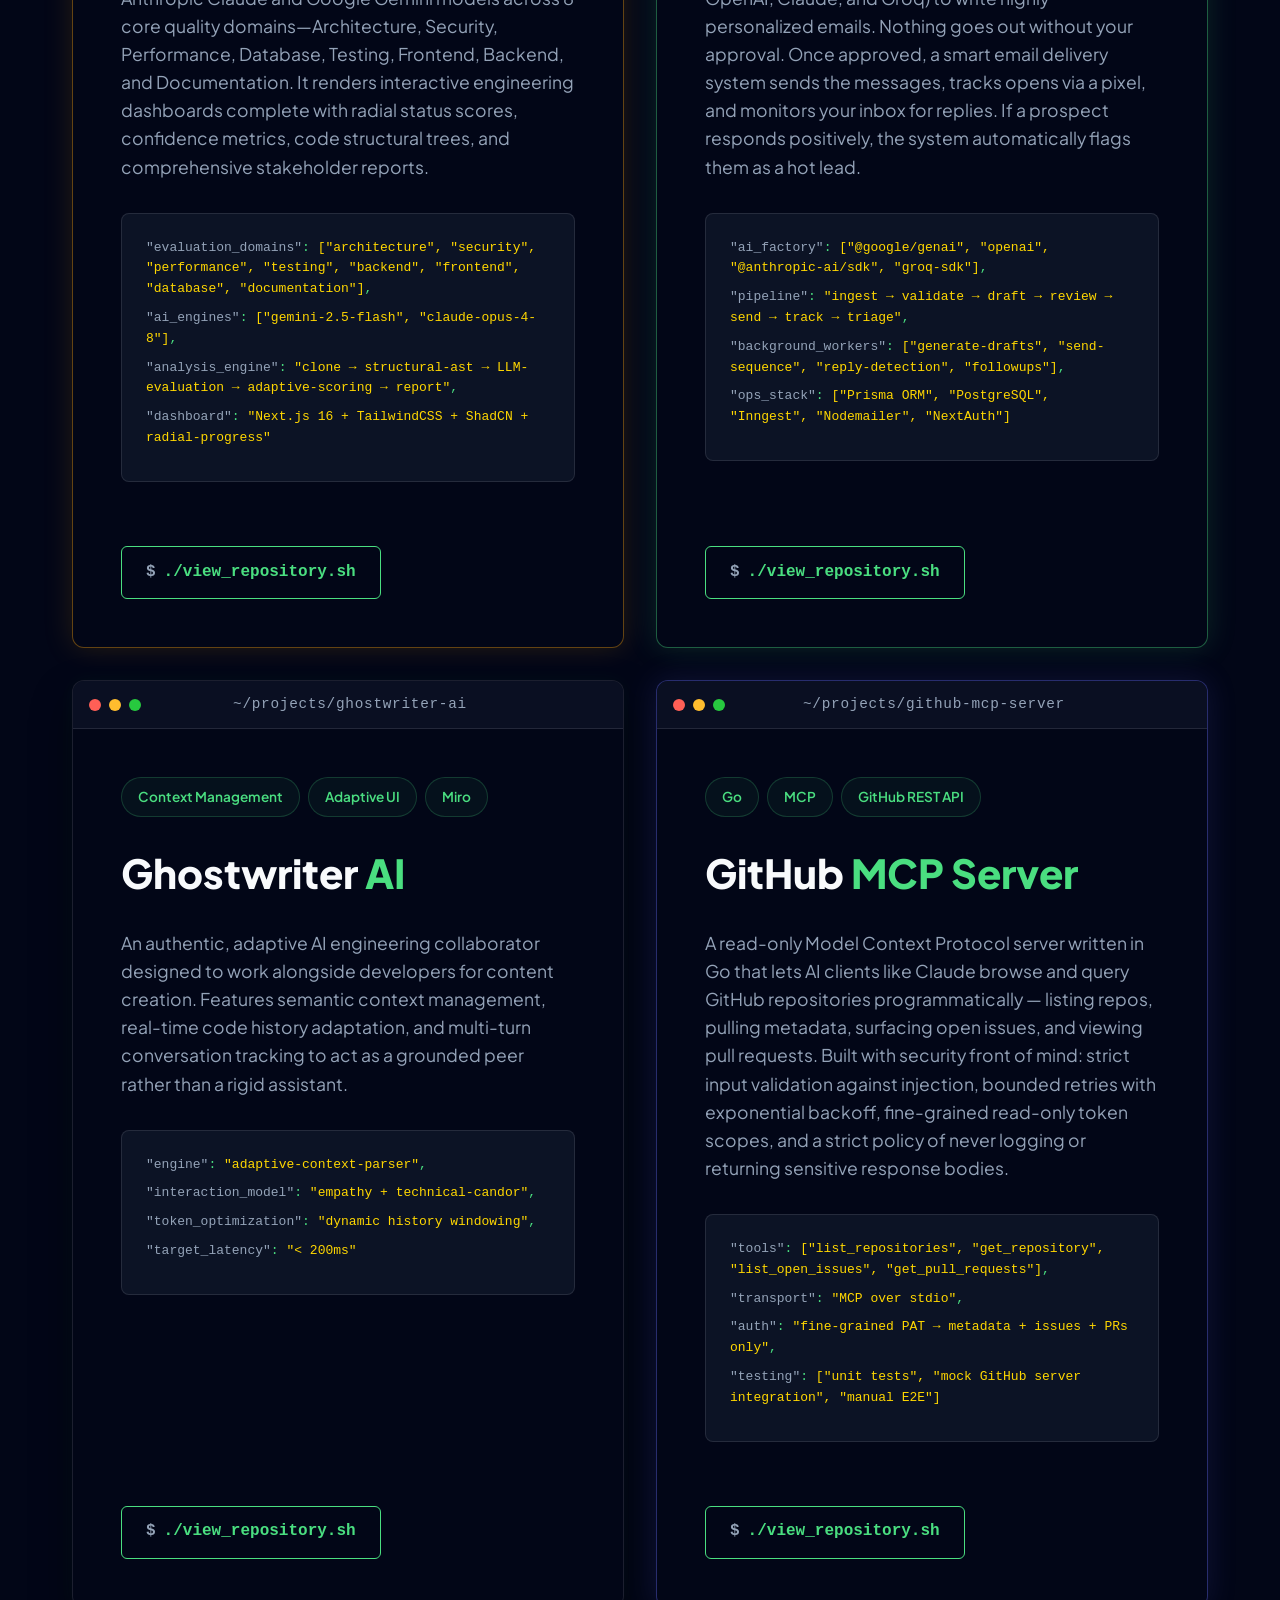
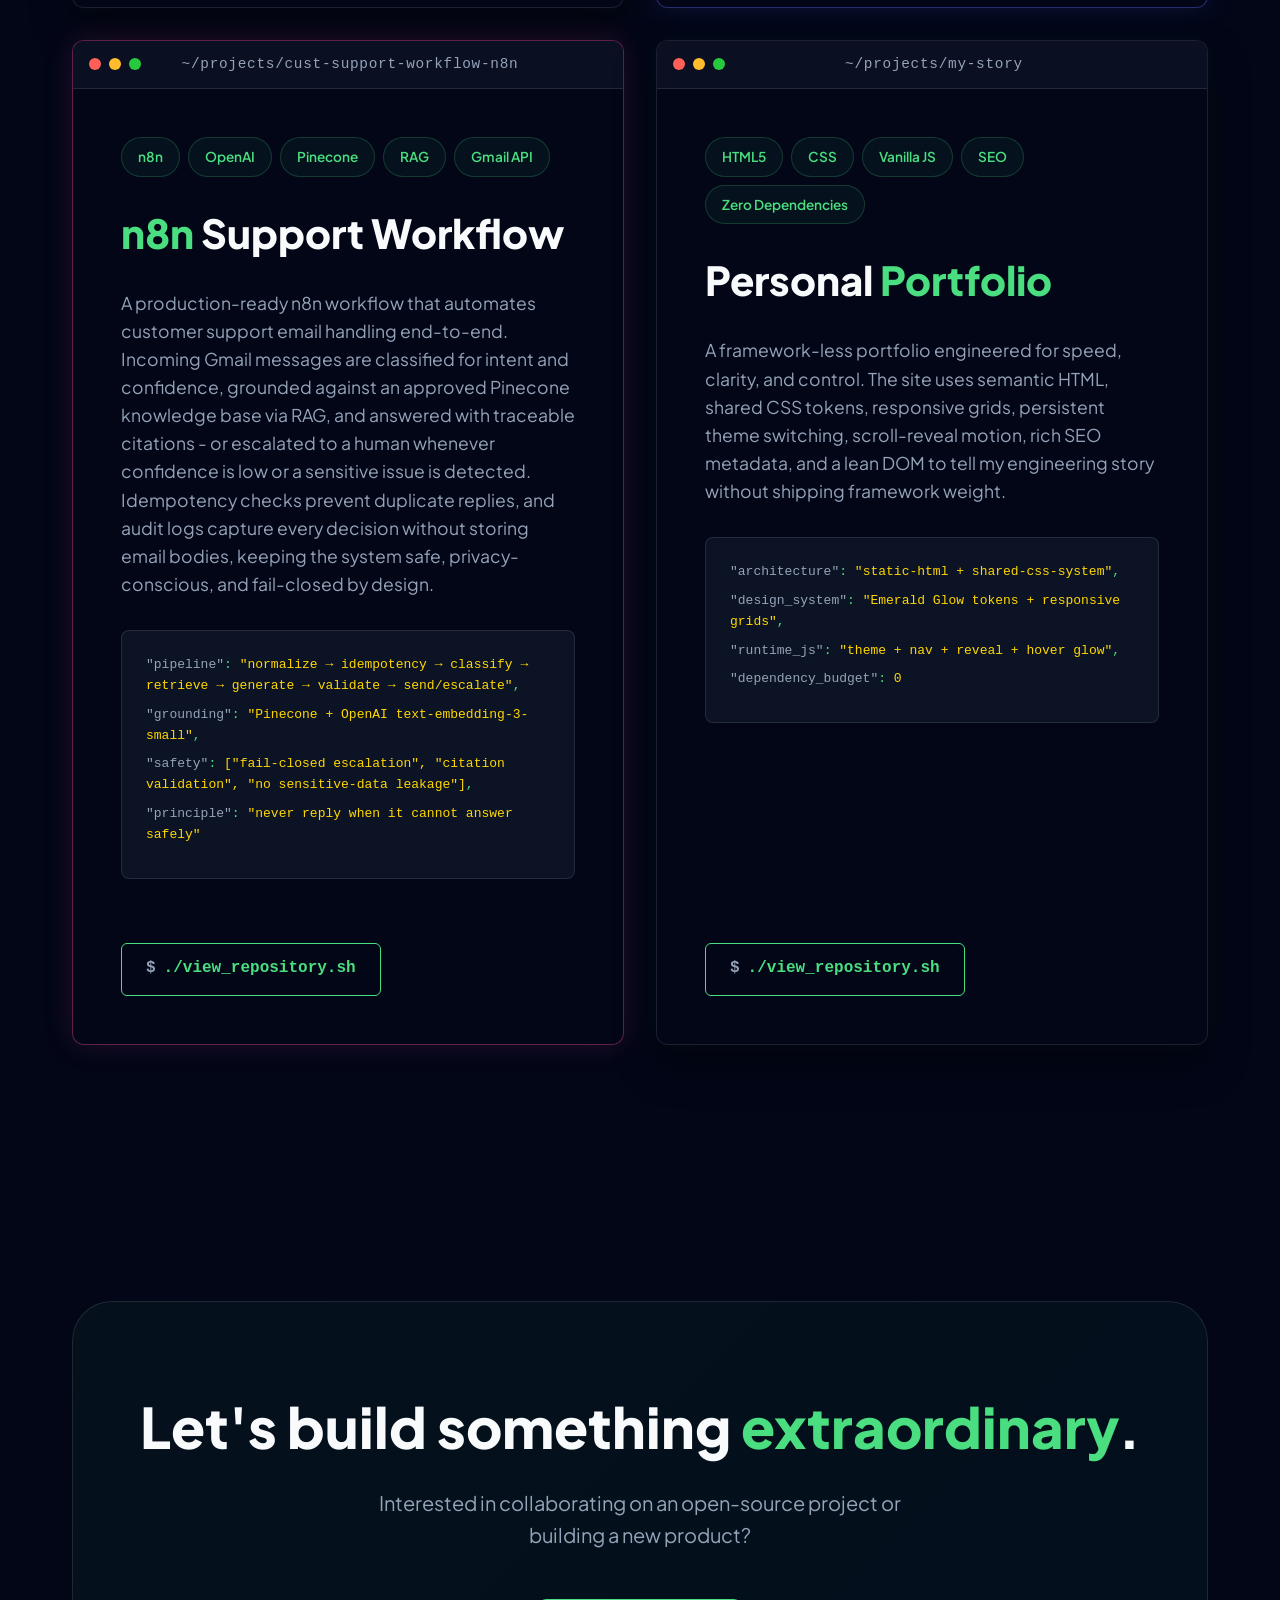
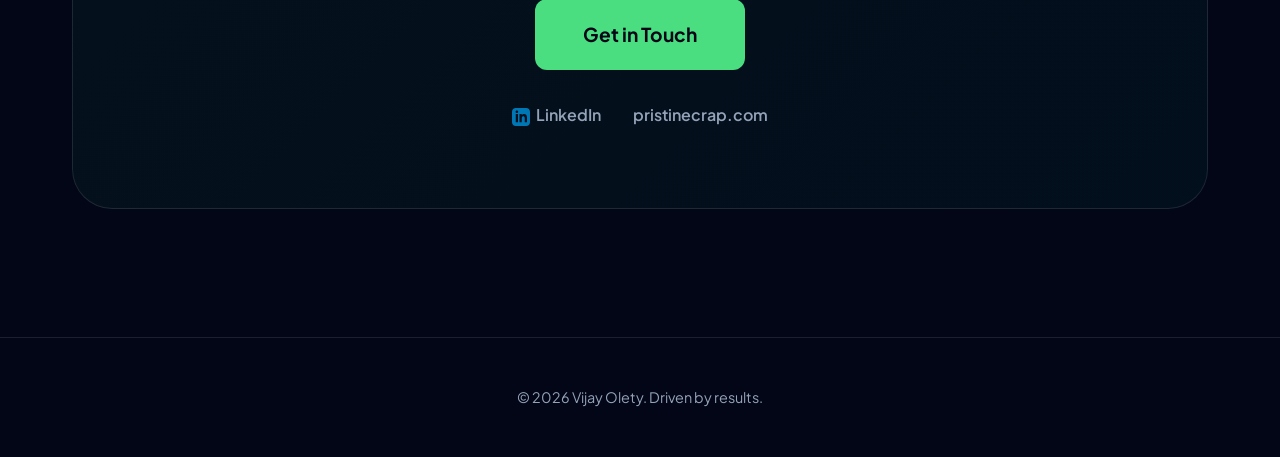
<file: projects.html>
<!DOCTYPE html>
<html lang="en">

<head>
    <meta charset="UTF-8">
    <meta name="viewport" content="width=device-width, initial-scale=1.0">
    <script>
        // Prem-emptive theme check to prevent flash
        (function () {
            const savedTheme = localStorage.getItem('theme') || 'dark';
            document.documentElement.setAttribute('data-theme', savedTheme);
        })();
    </script>
    <title>Featured Projects | Vijay Olety</title>
    <meta name="description"
        content="Explore the featured technical projects and open-source contributions of Vijay Olety.">
    <meta name="keywords" content="Vijay Olety projects, Open source, web architecture, AI, engineering">
    <link rel="canonical" href="https://vijayolety.com/achievements.html">

    <!-- Open Graph / Facebook -->
    <meta property="og:type" content="website">
    <meta property="og:url" content="https://vijayolety.com/achievements.html">
    <meta property="og:title" content="Achievements | Vijay Olety">
    <meta property="og:description"
        content="A legacy of engineering excellence, strategic acquisitions, and industry-recognized innovation.">
    <meta property="og:image" content="https://vijayolety.com/og-image.png">

    <!-- Twitter -->
    <meta property="twitter:card" content="summary_large_image">
    <meta property="twitter:url" content="https://vijayolety.com/achievements.html">
    <meta property="twitter:title" content="Achievements | Vijay Olety">
    <meta property="twitter:description"
        content="A legacy of engineering excellence, strategic acquisitions, and industry-recognized innovation.">
    <meta property="twitter:image" content="https://vijayolety.com/og-image.png">

    <!-- Fonts -->
    <link rel="preconnect" href="https://fonts.googleapis.com">
    <link rel="preconnect" href="https://fonts.gstatic.com" crossorigin>
    <link href="https://fonts.googleapis.com/css2?family=Plus+Jakarta+Sans:wght@300;400;500;600;700;800&display=swap"
        rel="stylesheet">

    <link rel="stylesheet" href="style.css">
</head>

<body class="achievements-page">
    <div class="grid-background"></div>

    <header class="navbar">
        <div class="nav-container">
            <a href="index.html" class="logo">Vijay Olety<span class="dot">.</span></a>
            <nav class="nav-menu">
                <a href="experience.html">Experience</a>
                <a href="achievements.html">Achievements</a>
                <a href="certifications.html">Certifications</a>
                <a href="blog.html">Blog</a>
                <a href="projects.html" class="active">Projects</a>
                <div class="nav-dropdown">
                    <button type="button" class="nav-dropdown-toggle">Resume <span
                            class="nav-dropdown-caret">&#9662;</span></button>
                    <div class="nav-dropdown-menu">
                        <a href="https://drive.google.com/uc?export=download&id=1Wx4PXzrqqVC-ztX3-LWetAD9wqZF_1fw"
                            target="_blank" rel="noopener">For Humans 🙂</a>
                        <a href="https://drive.google.com/uc?export=download&id=11uy1vMnvxzKj-ynAKpN3ltlov65F9Gnm"
                            target="_blank" rel="noopener">For Robots 🤖</a>
                    </div>
                </div>
                <a href="mailto:vijay.olety@gmail.com" class="nav-cta">Let's Talk</a>
            </nav>
            <button class="mobile-nav-toggle" aria-label="Toggle navigation">
                <span class="hamburger"></span>
            </button>
        </div>
    </header>

    <main>
        <section class="achievements-hero">
            <div class="container">
                <div class="hero-badge fade-in">
                    <span class="badge-icon">💻</span>
                    <span class="badge-text">Showcase</span>
                </div>
                <h1 class="hero-title fade-up">Featured <br><span class="gradient-text">Projects</span>.</h1>
                <p class="hero-subtitle fade-up">A curated selection of my technical builds, and hobby projects.</p>
            </div>
        </section>

        <!-- Projects Grid -->
        <section class="projects-grid-section reveal-on-scroll">
            <div class="container">
                <div class="project-filters">
                    <button class="filter-pill active" data-filter="all">All</button>
                    <button class="filter-pill" data-filter="ai-ml">AI</button>
                    <button class="filter-pill" data-filter="full-stack">Full-Stack</button>
                    <button class="filter-pill" data-filter="frontend">Frontend</button>
                </div>
                <div class="projects-grid">

                    <!-- ContentStudio AI (Featured / Full Width) -->
                    <div class="terminal-window terminal-featured" data-category="ai-ml full-stack"
                        style="border-color: rgba(56, 189, 248, 0.4); box-shadow: 0 0 30px rgba(56, 189, 248, 0.15);">
                        <div class="terminal-header">
                            <div class="terminal-controls">
                                <div class="control-dot dot-red"></div>
                                <div class="control-dot dot-yellow"></div>
                                <div class="control-dot dot-green"></div>
                            </div>
                            <div class="terminal-title">~/projects/contentstudio-ai</div>
                        </div>
                        <div class="terminal-body">
                            <div style="display: flex; gap: 0.5rem; flex-wrap: wrap; margin-bottom: 1.5rem;">
                                <span class="tech-tag">Next.js 16</span>
                                <span class="tech-tag">FastAPI</span>
                                <span class="tech-tag">LangGraph</span>
                                <span class="tech-tag">Google Gemini</span>
                                <span class="tech-tag">HeyGen</span>
                                <span class="tech-tag">Celery</span>
                                <span class="tech-tag">Docker</span>
                                <span class="tech-tag">Railway</span>
                            </div>
                            <h2 class="project-heading">ContentStudio <span class="accent-text">AI</span></h2>
                            <p class="project-description">A guided, multi-stage pipeline that transforms a simple topic
                                into a complete AI-generated video. Users submit content briefs and the system
                                autonomously chains AI models through seven sequential stages — content generation with
                                variation scoring, structured script development, scene-by-scene storyboard creation via
                                LangGraph, avatar video synthesis with HeyGen, quality review, and final MP4 assembly —
                                delivering a packaged, ready-to-publish video. A multi-provider AI gateway with
                                automatic fallback routing, resumable pipeline checkpointing, and per-user encrypted API
                                key storage keeps the pipeline resilient at every step.</p>
                            <div class="code-stats">
                                <p><span class="key">"ai_stack"</span>: <span class="string">["google-gemini", "openai",
                                        "anthropic", "heygen-v3"]</span>,</p>
                                <p><span class="key">"pipeline"</span>: <span class="string">"brief → variations →
                                        script → storyboard → avatar-video → review → mp4-export"</span>,</p>
                                <p><span class="key">"orchestration"</span>: <span class="string">"LangGraph + Celery +
                                        Redis → FastAPI → PostgreSQL checkpoints"</span>,</p>
                                <p><span class="key">"features"</span>: <span class="string">["multi-provider fallback",
                                        "resumable stages", "cost tracking", "team workspaces"]</span></p>
                            </div>
                            <div class="terminal-actions">
                                <a href="https://github.com/vijayolety/contentstudio-ai" target="_blank"
                                    class="btn-command">
                                    ./view_repository.sh
                                </a>
                            </div>
                        </div>
                    </div>

                    <!-- RAG AI -->
                    <div class="terminal-window" data-category="ai-ml full-stack"
                        style="border-color: rgba(248, 113, 113, 0.4); box-shadow: 0 0 30px rgba(248, 113, 113, 0.15);">
                        <div class="terminal-header">
                            <div class="terminal-controls">
                                <div class="control-dot dot-red"></div>
                                <div class="control-dot dot-yellow"></div>
                                <div class="control-dot dot-green"></div>
                            </div>
                            <div class="terminal-title">~/projects/rag-ai</div>
                        </div>
                        <div class="terminal-body">
                            <div style="display: flex; gap: 0.5rem; flex-wrap: wrap; margin-bottom: 1.5rem;">
                                <span class="tech-tag">Python</span>
                                <span class="tech-tag">Retrieval-Augmented Generation</span>
                                <span class="tech-tag">Vector Search</span>
                                <span class="tech-tag">Embeddings</span>
                                <span class="tech-tag">LLM</span>
                            </div>
                            <h2 class="project-heading">RAG <span class="accent-text">AI</span></h2>
                            <p class="project-description">A retrieval-augmented generation system that grounds
                                LLM responses in a document knowledge base. Content is chunked and embedded into a
                                vector store, then relevant passages are retrieved at query time and injected into
                                the prompt context, reducing hallucination and enabling accurate, source-grounded
                                answers over custom document sets.</p>
                            <div class="code-stats">
                                <p><span class="key">"pipeline"</span>: <span class="string">"ingest → chunk → embed
                                        → index → retrieve → augment → generate"</span>,</p>
                                <p><span class="key">"retrieval"</span>: <span class="string">"vector similarity
                                        search"</span>,</p>
                                <p><span class="key">"goal"</span>: <span class="string">"source-grounded,
                                        low-hallucination
                                        answers"</span></p>
                            </div>
                            <div class="terminal-actions">
                                <a href="https://github.com/vijayolety/rag-ai" target="_blank" class="btn-command">
                                    ./view_repository.sh
                                </a>
                            </div>
                        </div>
                    </div>

                    <!-- ChromaCraft AI -->
                    <div class="terminal-window" data-category="ai-ml full-stack"
                        style="border-color: rgba(167, 139, 250, 0.4); box-shadow: 0 0 30px rgba(167, 139, 250, 0.15);">
                        <div class="terminal-header">
                            <div class="terminal-controls">
                                <div class="control-dot dot-red"></div>
                                <div class="control-dot dot-yellow"></div>
                                <div class="control-dot dot-green"></div>
                            </div>
                            <div class="terminal-title">~/projects/chromacraft-ai</div>
                        </div>
                        <div class="terminal-body">
                            <div style="display: flex; gap: 0.5rem; flex-wrap: wrap; margin-bottom: 1.5rem;">
                                <span class="tech-tag">Next.js</span>
                                <span class="tech-tag">TypeScript</span>
                                <span class="tech-tag">BullMQ</span>
                                <span class="tech-tag">Python</span>
                                <span class="tech-tag">Google GenAI</span>
                                <span class="tech-tag">Stability AI</span>
                                <span class="tech-tag">Prisma</span>
                                <span class="tech-tag">Docker</span>
                            </div>
                            <h2 class="project-heading">ChromaCraft <span class="accent-text">AI</span></h2>
                            <p class="project-description">An identity-preserving AI image pipeline that takes
                                product photos and automatically generates high-quality marketing assets. The system
                                takes a base image, removes the background, and uses a mix of traditional
                                color-shifting, Stability AI, and Google Gemini to place the product into entirely new
                                scenes while keeping its exact look intact. Before anything reaches the user, an
                                automated AI agent checks the quality of each image using structural and visual metrics
                                to make sure it looks perfect. The final output generates complete 12-variant color
                                catalogs, 360° spin sequences, and compiled showcase videos, all ready to download in a
                                single ZIP file.</p>
                            <div class="code-stats">
                                <p><span class="key">"ai_stack"</span>: <span class="string">["google-genai",
                                        "stability-ai", "rembg", "Pillow"]</span>,</p>
                                <p><span class="key">"quality_metrics"</span>: <span class="string">["SSIM", "CLIP",
                                        "DINOv2"]</span>,</p>
                                <p><span class="key">"queue"</span>: <span class="string">"BullMQ + Redis → Node.js
                                        orchestrator → Python subprocesses"</span>,</p>
                                <p><span class="key">"outputs"</span>: <span class="string">["color-variants",
                                        "catalog-grid", "360-spin", "mp4-video", "zip-export"]</span></p>
                            </div>
                            <div class="terminal-actions">
                                <a href="https://github.com/vijayolety/chromacraft-ai" target="_blank"
                                    class="btn-command">
                                    ./view_repository.sh
                                </a>
                            </div>
                        </div>
                    </div>

                    <!-- Example Sentinel (eval-ai) -->
                    <div class="terminal-window" data-category="ai-ml full-stack"
                        style="border-color: rgba(245, 158, 11, 0.4); box-shadow: 0 0 30px rgba(245, 158, 11, 0.15);">
                        <div class="terminal-header">
                            <div class="terminal-controls">
                                <div class="control-dot dot-red"></div>
                                <div class="control-dot dot-yellow"></div>
                                <div class="control-dot dot-green"></div>
                            </div>
                            <div class="terminal-title">~/projects/eval-ai</div>
                        </div>
                        <div class="terminal-body">
                            <div style="display: flex; gap: 0.5rem; flex-wrap: wrap; margin-bottom: 1.5rem;">
                                <span class="tech-tag">Loop Engineering</span>
                                <span class="tech-tag">Next.js</span>
                                <span class="tech-tag">FastAPI</span>
                                <span class="tech-tag">SQLAlchemy</span>
                                <span class="tech-tag">Docker</span>
                                <span class="tech-tag">Vitest</span>
                                <span class="tech-tag">Playwright</span>
                            </div>
                            <h2 class="project-heading">Sentinel <span class="accent-text">AI</span></h2>
                            <p class="project-description">An AI-powered repository evaluation and intelligence platform
                                that automatically clones, analyzes, and evaluates GitHub codebases. The system detects
                                framework configurations, structural patterns, and package dependencies to dynamically
                                prompt Anthropic Claude and Google Gemini models across 8 core quality
                                domains—Architecture, Security, Performance, Database, Testing, Frontend, Backend, and
                                Documentation. It renders interactive engineering dashboards complete with radial status
                                scores, confidence metrics, code structural trees, and comprehensive stakeholder
                                reports.</p>
                            <div class="code-stats">
                                <p><span class="key">"evaluation_domains"</span>: <span class="string">["architecture",
                                        "security", "performance", "testing", "backend", "frontend", "database",
                                        "documentation"]</span>,</p>
                                <p><span class="key">"ai_engines"</span>: <span class="string">["gemini-2.5-flash",
                                        "claude-opus-4-8"]</span>,</p>
                                <p><span class="key">"analysis_engine"</span>: <span class="string">"clone →
                                        structural-ast → LLM-evaluation → adaptive-scoring → report"</span>,</p>
                                <p><span class="key">"dashboard"</span>: <span class="string">"Next.js 16 + TailwindCSS
                                        + ShadCN + radial-progress"</span></p>
                            </div>
                            <div class="terminal-actions">
                                <a href="https://github.com/vijayolety/eval-ai" target="_blank" class="btn-command">
                                    ./view_repository.sh
                                </a>
                            </div>
                        </div>
                    </div>

                    <!-- Outreach AI -->
                    <div class="terminal-window" data-category="ai-ml full-stack"
                        style="border-color: rgba(74, 222, 128, 0.4); box-shadow: 0 0 30px rgba(74, 222, 128, 0.15);">
                        <div class="terminal-header">
                            <div class="terminal-controls">
                                <div class="control-dot dot-red"></div>
                                <div class="control-dot dot-yellow"></div>
                                <div class="control-dot dot-green"></div>
                            </div>
                            <div class="terminal-title">~/projects/outreach-ai</div>
                        </div>
                        <div class="terminal-body">
                            <div style="display: flex; gap: 0.5rem; flex-wrap: wrap; margin-bottom: 1.5rem;">
                                <span class="tech-tag">Next.js</span>
                                <span class="tech-tag">TypeScript</span>
                                <span class="tech-tag">FastAPI</span>
                                <span class="tech-tag">Inngest</span>
                                <span class="tech-tag">PostgreSQL</span>
                                <span class="tech-tag">Prisma</span>
                                <span class="tech-tag">Multi-LLM</span>
                                <span class="tech-tag">NextAuth</span>
                            </div>
                            <h2 class="project-heading">Outreach <span class="accent-text">AI</span></h2>
                            <p class="project-description">A smart AI outreach platform that handles everything from
                                lead ingestion to automated follow-ups, with a human-in-the-loop safety net. It hooks
                                into your CSVs or Google Sheets, intelligently cleans and validates the data, and uses a
                                multi-model AI system (Gemini, OpenAI, Claude, and Groq) to write highly personalized
                                emails. Nothing goes out without your approval. Once approved, a smart email delivery
                                system sends the messages, tracks opens via a pixel, and monitors your inbox for
                                replies. If a prospect responds positively, the system automatically flags them as a hot
                                lead.</p>
                            <div class="code-stats">
                                <p><span class="key">"ai_factory"</span>: <span class="string">["@google/genai",
                                        "openai", "@anthropic-ai/sdk", "groq-sdk"]</span>,</p>
                                <p><span class="key">"pipeline"</span>: <span class="string">"ingest → validate → draft
                                        → review → send → track → triage"</span>,</p>
                                <p><span class="key">"background_workers"</span>: <span
                                        class="string">["generate-drafts", "send-sequence", "reply-detection",
                                        "followups"]</span>,</p>
                                <p><span class="key">"ops_stack"</span>: <span class="string">["Prisma ORM",
                                        "PostgreSQL", "Inngest", "Nodemailer", "NextAuth"]</span></p>
                            </div>
                            <div class="terminal-actions">
                                <a href="https://github.com/vijayolety/outreach-ai" target="_blank" class="btn-command">
                                    ./view_repository.sh
                                </a>
                            </div>
                        </div>
                    </div>

                    <!-- GhostWriter AI -->
                    <div class="terminal-window" data-category="ai-ml">
                        <div class="terminal-header">
                            <div class="terminal-controls">
                                <div class="control-dot dot-red"></div>
                                <div class="control-dot dot-yellow"></div>
                                <div class="control-dot dot-green"></div>
                            </div>
                            <div class="terminal-title">~/projects/ghostwriter-ai</div>
                        </div>
                        <div class="terminal-body">
                            <div style="display: flex; gap: 0.5rem; flex-wrap: wrap; margin-bottom: 1.5rem;">
                                <span class="tech-tag">Context Management</span>
                                <span class="tech-tag">Adaptive UI</span>
                                <span class="tech-tag">Miro</span>
                            </div>
                            <h2 class="project-heading">Ghostwriter <span class="accent-text">AI</span></h2>
                            <p class="project-description">An authentic, adaptive AI engineering collaborator designed
                                to work alongside developers for content creation. Features semantic context management,
                                real-time code history adaptation, and multi-turn conversation tracking to act as a
                                grounded peer rather than a rigid assistant.</p>
                            <div class="code-stats">
                                <p><span class="key">"engine"</span>: <span
                                        class="string">"adaptive-context-parser"</span>,</p>
                                <p><span class="key">"interaction_model"</span>: <span class="string">"empathy +
                                        technical-candor"</span>,</p>
                                <p><span class="key">"token_optimization"</span>: <span class="string">"dynamic history
                                        windowing"</span>,</p>
                                <p><span class="key">"target_latency"</span>: <span class="string">"< 200ms"</span>
                                </p>
                            </div>
                            <div class="terminal-actions">
                                <a href="https://github.com/vijayolety/ghostwriter-ai" target="_blank"
                                    class="btn-command">
                                    ./view_repository.sh
                                </a>
                            </div>
                        </div>
                    </div>

                    <!-- GitHub MCP Server -->
                    <div class="terminal-window" data-category="ai-ml"
                        style="border-color: rgba(99, 102, 241, 0.4); box-shadow: 0 0 30px rgba(99, 102, 241, 0.15);">
                        <div class="terminal-header">
                            <div class="terminal-controls">
                                <div class="control-dot dot-red"></div>
                                <div class="control-dot dot-yellow"></div>
                                <div class="control-dot dot-green"></div>
                            </div>
                            <div class="terminal-title">~/projects/github-mcp-server</div>
                        </div>
                        <div class="terminal-body">
                            <div style="display: flex; gap: 0.5rem; flex-wrap: wrap; margin-bottom: 1.5rem;">
                                <span class="tech-tag">Go</span>
                                <span class="tech-tag">MCP</span>
                                <span class="tech-tag">GitHub REST API</span>
                            </div>
                            <h2 class="project-heading">GitHub <span class="accent-text">MCP Server</span></h2>
                            <p class="project-description">A read-only Model Context Protocol server written in Go
                                that lets AI clients like Claude browse and query GitHub repositories
                                programmatically — listing repos, pulling metadata, surfacing open issues, and
                                viewing pull requests. Built with security front of mind: strict input validation
                                against injection, bounded retries with exponential backoff, fine-grained
                                read-only token scopes, and a strict policy of never logging or returning
                                sensitive response bodies.</p>
                            <div class="code-stats">
                                <p><span class="key">"tools"</span>: <span class="string">["list_repositories",
                                        "get_repository", "list_open_issues", "get_pull_requests"]</span>,</p>
                                <p><span class="key">"transport"</span>: <span class="string">"MCP over
                                        stdio"</span>,</p>
                                <p><span class="key">"auth"</span>: <span class="string">"fine-grained PAT →
                                        metadata + issues + PRs only"</span>,</p>
                                <p><span class="key">"testing"</span>: <span class="string">["unit tests", "mock
                                        GitHub server integration", "manual E2E"]</span></p>
                            </div>
                            <div class="terminal-actions">
                                <a href="https://github.com/vijayolety/github-mcp-server" target="_blank"
                                    class="btn-command">
                                    ./view_repository.sh
                                </a>
                            </div>
                        </div>
                    </div>

                    <!-- Customer Support Workflow (n8n) -->
                    <div class="terminal-window" data-category="ai-ml full-stack"
                        style="border-color: rgba(236, 72, 153, 0.4); box-shadow: 0 0 30px rgba(236, 72, 153, 0.15);">
                        <div class="terminal-header">
                            <div class="terminal-controls">
                                <div class="control-dot dot-red"></div>
                                <div class="control-dot dot-yellow"></div>
                                <div class="control-dot dot-green"></div>
                            </div>
                            <div class="terminal-title">~/projects/cust-support-workflow-n8n</div>
                        </div>
                        <div class="terminal-body">
                            <div style="display: flex; gap: 0.5rem; flex-wrap: wrap; margin-bottom: 1.5rem;">
                                <span class="tech-tag">n8n</span>
                                <span class="tech-tag">OpenAI</span>
                                <span class="tech-tag">Pinecone</span>
                                <span class="tech-tag">RAG</span>
                                <span class="tech-tag">Gmail API</span>
                            </div>
                            <h2 class="project-heading"><span class="accent-text">n8n</span> Support
                                Workflow</h2>
                            <p class="project-description">A production-ready n8n workflow that automates customer
                                support email handling end-to-end. Incoming Gmail messages are classified for intent
                                and confidence, grounded against an approved Pinecone knowledge base via RAG, and
                                answered with traceable citations - or escalated to a human whenever confidence is low
                                or a sensitive issue is detected. Idempotency checks prevent duplicate replies, and
                                audit logs capture every decision without storing email bodies, keeping the system
                                safe, privacy-conscious, and fail-closed by design.</p>
                            <div class="code-stats">
                                <p><span class="key">"pipeline"</span>: <span class="string">"normalize → idempotency
                                        → classify → retrieve → generate → validate → send/escalate"</span>,</p>
                                <p><span class="key">"grounding"</span>: <span class="string">"Pinecone + OpenAI
                                        text-embedding-3-small"</span>,</p>
                                <p><span class="key">"safety"</span>: <span class="string">["fail-closed escalation",
                                        "citation validation", "no sensitive-data leakage"]</span>,</p>
                                <p><span class="key">"principle"</span>: <span class="string">"never reply when it
                                        cannot answer safely"</span></p>
                            </div>
                            <div class="terminal-actions">
                                <a href="https://github.com/vijayolety/cust-support-workflow-n8n" target="_blank"
                                    class="btn-command">
                                    ./view_repository.sh
                                </a>
                            </div>
                        </div>
                    </div>

                    <!-- Portfolio Website -->
                    <div class="terminal-window" data-category="frontend">
                        <div class="terminal-header">
                            <div class="terminal-controls">
                                <div class="control-dot dot-red"></div>
                                <div class="control-dot dot-yellow"></div>
                                <div class="control-dot dot-green"></div>
                            </div>
                            <div class="terminal-title">~/projects/my-story</div>
                        </div>
                        <div class="terminal-body">
                            <div style="display: flex; gap: 0.5rem; flex-wrap: wrap; margin-bottom: 1.5rem;">
                                <span class="tech-tag">HTML5</span>
                                <span class="tech-tag">CSS</span>
                                <span class="tech-tag">Vanilla JS</span>
                                <span class="tech-tag">SEO</span>
                                <span class="tech-tag">Zero Dependencies</span>
                            </div>
                            <h2 class="project-heading">Personal <span class="accent-text">Portfolio</span></h2>
                            <p class="project-description">A framework-less portfolio engineered for speed, clarity, and
                                control. The site uses semantic HTML, shared CSS tokens, responsive grids, persistent
                                theme switching, scroll-reveal motion, rich SEO metadata, and a lean DOM to tell my
                                engineering story without shipping framework weight.</p>
                            <div class="code-stats">
                                <p><span class="key">"architecture"</span>: <span class="string">"static-html +
                                        shared-css-system"</span>,</p>
                                <p><span class="key">"design_system"</span>: <span class="string">"Emerald Glow tokens +
                                        responsive grids"</span>,</p>
                                <p><span class="key">"runtime_js"</span>: <span class="string">"theme + nav + reveal +
                                        hover glow"</span>,</p>
                                <p><span class="key">"dependency_budget"</span>: <span class="string">0</span></p>
                            </div>
                            <div class="terminal-actions">
                                <a href="https://github.com/vijayolety/website" target="_blank" class="btn-command">
                                    ./view_repository.sh
                                </a>
                            </div>
                        </div>
                    </div>

                </div>
            </div>
        </section>

        <!-- CTA Section -->
        <section class="contact">
            <div class="container fade-up">
                <div class="contact-card">
                    <h2 class="contact-title">Let's build something <span class="accent-text">extraordinary</span>.</h2>
                    <p class="contact-desc">Interested in collaborating on an open-source project or building a new
                        product?</p>
                    <div class="contact-actions">
                        <a href="mailto:vijay.olety@gmail.com" class="btn btn-primary large">Get in Touch</a>
                        <div class="social-links">
                            <a href="https://www.linkedin.com/in/vijayolety/" target="_blank">
                                <svg xmlns="http://www.w3.org/2000/svg" width="18" height="18" viewBox="0 0 24 24"
                                    fill="#0077B5" style="vertical-align: middle; margin-right: 6px;">
                                    <path
                                        d="M19 0h-14c-2.761 0-5 2.239-5 5v14c0 2.761 2.239 5 5 5h14c2.762 0 5-2.239 5-5v-14c0-2.761-2.238-5-5-5zm-11 19h-3v-11h3v11zm-1.5-12.268c-.966 0-1.75-.79-1.75-1.764s.784-1.764 1.75-1.764 1.75.79 1.75 1.764-.783 1.764-1.75 1.764zm13.5 12.268h-3v-5.604c0-3.368-4-3.113-4 0v5.604h-3v-11h3v1.765c1.396-2.586 7-2.777 7 2.476v6.759z" />
                                </svg>LinkedIn
                            </a>
                            <a href="https://pristinecrap.com" target="_blank">pristinecrap.com</a>
                        </div>
                    </div>
                </div>
            </div>
        </section>
    </main>

    <footer class="footer">
        <div class="container">
            <p>&copy; 2026 Vijay Olety. Driven by results.</p>
        </div>
    </footer>

    <button id="theme-toggle" class="theme-toggle" aria-label="Toggle light/dark mode">
        <span class="moon-icon">🌙</span>
        <span class="sun-icon">☀️</span>
    </button>
    <script src="app.js"></script>
</body>

</html>
</file>
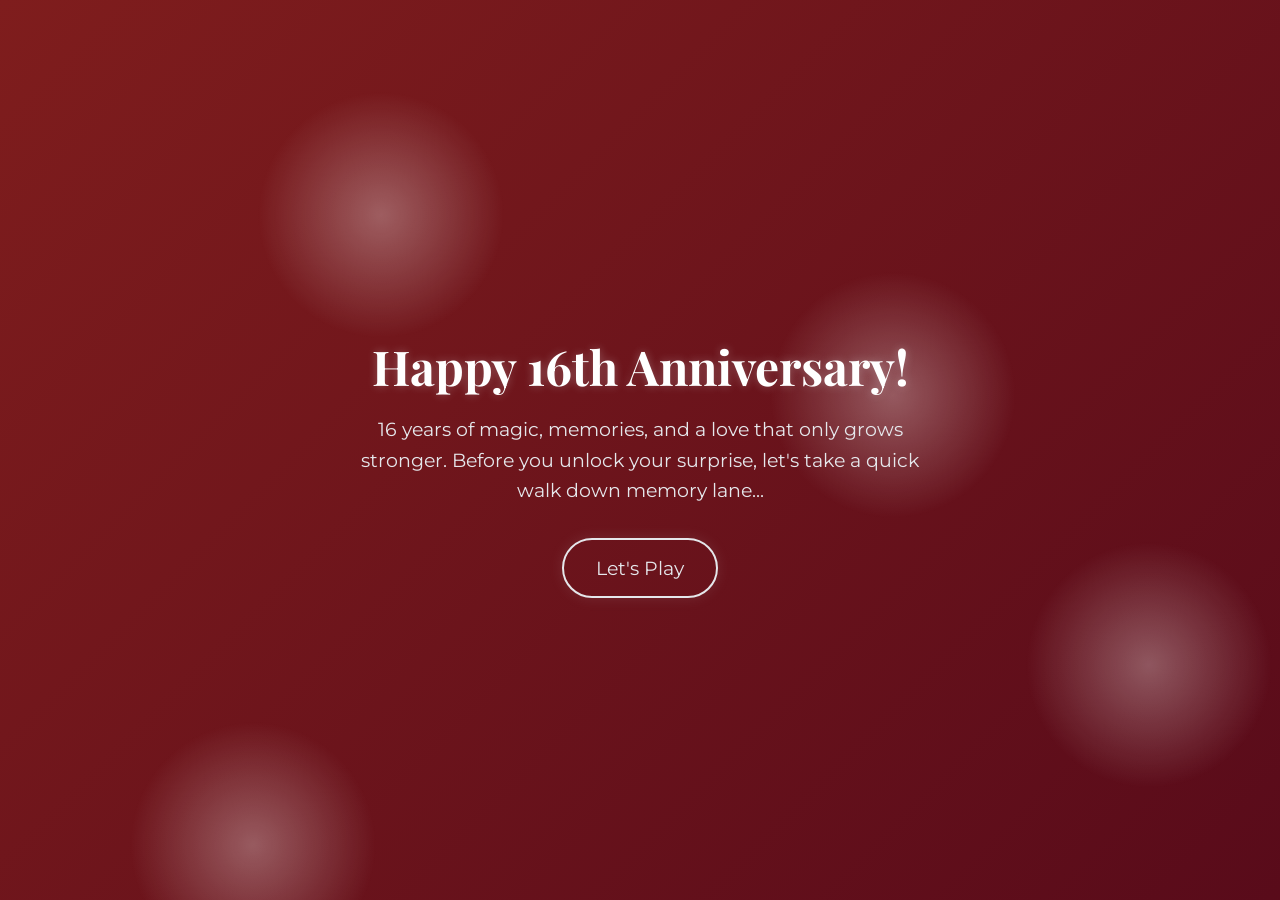
<file: cootoo/fruito/sweetu/anniversary.html>
<!DOCTYPE html>
<html lang="en">

<head>
    <meta charset="UTF-8">
    <meta name="viewport" content="width=device-width, initial-scale=1.0">
    <title>Happy Sweet 16!</title>
    <link
        href="https://fonts.googleapis.com/css2?family=Playfair+Display:ital,wght@0,400;0,700;1,400&family=Montserrat:wght@300;400;600&display=swap"
        rel="stylesheet">
    <style>
        :root {
            --emerald-dark: #022c22;
            --emerald-light: #064e3b;
            --emerald-accent: #10b981;
            --silver: #e5e7eb;
            --silver-glow: #9ca3af;
            --wax-red: #991b1b;
            --wax-red-light: #b91c1c;
        }

        body {
            margin: 0;
            padding: 0;
            background: linear-gradient(-45deg, #4a0404, #7f1d1d, #4c0519, #7f1d1d);
            background-size: 400% 400%;
            animation: gradientBG 15s ease infinite;
            color: var(--silver);
            font-family: 'Montserrat', sans-serif;
            min-height: 100vh;
            display: flex;
            flex-direction: column;
            align-items: center;
            justify-content: center;
            overflow-x: hidden;
        }

        h1,
        h2,
        h3 {
            font-family: 'Playfair Display', serif;
            text-align: center;
            color: #ffffff;
            text-shadow: 0 0 10px rgba(229, 231, 235, 0.3);
        }

        h1 {
            font-size: 3rem;
            margin-bottom: 1rem;
        }

        p {
            text-align: center;
            font-size: 1.2rem;
            line-height: 1.6;
            max-width: 600px;
            margin: 0 auto 2rem auto;
        }

        .screen {
            display: none;
            flex-direction: column;
            align-items: center;
            justify-content: center;
            width: 100%;
            max-width: 800px;
            padding: 2rem;
            box-sizing: border-box;
            animation: fadeIn 1s ease-in-out;
        }

        .screen.active {
            display: flex;
        }

        @keyframes fadeIn {
            from {
                opacity: 0;
                transform: translateY(20px);
            }

            to {
                opacity: 1;
                transform: translateY(0);
            }
        }

        @keyframes gradientBG {
            0% { background-position: 0% 50%; }
            50% { background-position: 100% 50%; }
            100% { background-position: 0% 50%; }
        }

        .romantic-lights {
            position: fixed;
            top: 0; left: 0; width: 100%; height: 100%;
            pointer-events: none;
            z-index: 0;
            overflow: hidden;
        }
        .light {
            position: absolute;
            width: 250px;
            height: 250px;
            background: radial-gradient(circle, rgba(255, 255, 255, 0.3) 0%, rgba(0,0,0,0) 70%);
            border-radius: 50%;
            animation: float 10s infinite alternate ease-in-out;
        }
        .light:nth-child(1) { top: 10%; left: 20%; animation-duration: 12s; }
        .light:nth-child(2) { top: 60%; left: 80%; animation-duration: 15s; animation-delay: -2s; }
        .light:nth-child(3) { top: 80%; left: 10%; animation-duration: 10s; animation-delay: -5s; }
        .light:nth-child(4) { top: 30%; left: 60%; animation-duration: 14s; animation-delay: -7s; }

        @keyframes float {
            0% { transform: translateY(0) scale(1); }
            100% { transform: translateY(-50px) scale(1.5); }
        }

        /* Buttons */
        button {
            background: transparent;
            color: var(--silver);
            border: 2px solid var(--silver);
            padding: 1rem 2rem;
            font-size: 1.2rem;
            font-family: 'Montserrat', sans-serif;
            border-radius: 50px;
            cursor: pointer;
            transition: all 0.3s ease;
            box-shadow: 0 0 15px rgba(229, 231, 235, 0.1);
        }

        button:hover {
            background: var(--silver);
            color: var(--emerald-dark);
            box-shadow: 0 0 25px rgba(229, 231, 235, 0.5);
            transform: scale(1.05);
        }

        /* Stage 1: Quiz */
        .quiz-container {
            width: 100%;
            background: rgba(255, 255, 255, 0.05);
            padding: 2rem;
            border-radius: 20px;
            border: 1px solid rgba(229, 231, 235, 0.2);
            backdrop-filter: blur(10px);
        }

        .question {
            display: none;
        }

        .question.active {
            display: block;
            animation: fadeIn 0.5s ease-in-out;
        }

        .options {
            display: grid;
            grid-template-columns: 1fr;
            gap: 1rem;
            margin-top: 2rem;
        }

        .option-btn {
            background: rgba(255, 255, 255, 0.1);
            border: 1px solid rgba(229, 231, 235, 0.3);
            text-align: left;
            padding: 1rem 1.5rem;
            border-radius: 10px;
        }

        .option-btn:hover {
            background: rgba(255, 255, 255, 0.2);
            color: var(--silver);
            transform: none;
            box-shadow: none;
        }

        .input-group {
            display: flex;
            flex-direction: column;
            gap: 1rem;
            margin-top: 2rem;
        }

        input[type="text"] {
            padding: 1rem;
            font-size: 1.2rem;
            border-radius: 10px;
            border: 1px solid var(--silver);
            background: rgba(255, 255, 255, 0.1);
            color: white;
            font-family: 'Montserrat', sans-serif;
            text-align: center;
        }

        input[type="text"]::placeholder {
            color: rgba(229, 231, 235, 0.5);
        }

        .feedback {
            margin-top: 1rem;
            font-size: 1rem;
            font-style: italic;
            height: 24px;
            color: #fca5a5;
            text-align: center;
        }

        /* Stage 2: Wax Seals */
        .seals-container {
            display: flex;
            justify-content: center;
            gap: 2rem;
            flex-wrap: wrap;
            margin-top: 2rem;
        }

        .seal-envelope {
            width: 200px;
            height: 150px;
            background: #fdfbf7;
            border-radius: 5px;
            position: relative;
            cursor: pointer;
            transition: all 0.5s ease;
            box-shadow: 0 10px 20px rgba(0, 0, 0, 0.3);
            display: flex;
            align-items: center;
            justify-content: center;
        }

        .seal-envelope::before {
            content: '';
            position: absolute;
            top: 0;
            left: 0;
            width: 0;
            height: 0;
            border-left: 100px solid transparent;
            border-right: 100px solid transparent;
            border-top: 80px solid #f3f0e6;
            z-index: 2;
            transition: all 0.5s ease;
            transform-origin: top;
        }

        .wax-seal {
            position: absolute;
            width: 50px;
            height: 50px;
            background: radial-gradient(circle at 30% 30%, var(--wax-red-light), var(--wax-red));
            border-radius: 50%;
            top: 55px;
            z-index: 3;
            display: flex;
            align-items: center;
            justify-content: center;
            color: rgba(255, 255, 255, 0.7);
            font-family: serif;
            font-size: 1.5rem;
            font-style: italic;
            box-shadow: inset 0 0 10px rgba(0, 0, 0, 0.5), 0 5px 10px rgba(0, 0, 0, 0.3);
            transition: all 0.3s ease;
        }

        .seal-envelope:hover .wax-seal {
            transform: scale(1.1);
        }

        .seal-envelope.opened::before {
            transform: rotateX(180deg);
            z-index: 0;
        }

        .seal-envelope.opened .wax-seal {
            opacity: 0;
            pointer-events: none;
        }

        .envelope-content {
            opacity: 0;
            position: absolute;
            width: 100%;
            height: 100%;
            padding: 1.5rem;
            box-sizing: border-box;
            background: #fff;
            color: #333;
            font-family: 'Playfair Display', serif;
            font-size: 1.1rem;
            text-align: center;
            display: flex;
            align-items: center;
            justify-content: center;
            z-index: 1;
            transition: all 0.5s ease;
            transition-delay: 0.2s;
            border-radius: 5px;
            line-height: 1.5;
        }

        .seal-envelope.opened .envelope-content {
            opacity: 1;
            transform: translateY(-20px);
            box-shadow: 0 15px 25px rgba(0, 0, 0, 0.2);
            height: auto;
            min-height: 150px;
            z-index: 4;
        }

        #proceed-to-stage3 {
            margin-top: 4rem;
            display: none;
        }

        /* Stage 3: Silver Box */
        .silver-box {
            width: 250px;
            height: 250px;
            background: linear-gradient(135deg, #f3f4f6, #9ca3af);
            border-radius: 15px;
            position: relative;
            cursor: pointer;
            box-shadow: 0 0 40px rgba(229, 231, 235, 0.2), inset 0 0 20px rgba(255, 255, 255, 0.8);
            transition: all 0.5s ease;
            display: flex;
            align-items: center;
            justify-content: center;
            margin-bottom: 2rem;
        }

        .silver-box::after {
            content: '';
            position: absolute;
            width: 40px;
            height: 100%;
            background: rgba(255, 255, 255, 0.4);
            left: 50%;
            transform: translateX(-50%);
            box-shadow: 0 0 10px rgba(255, 255, 255, 0.8);
        }

        .silver-box::before {
            content: '';
            position: absolute;
            height: 40px;
            width: 100%;
            background: rgba(255, 255, 255, 0.4);
            top: 50%;
            transform: translateY(-50%);
            box-shadow: 0 0 10px rgba(255, 255, 255, 0.8);
            z-index: 2;
        }

        .silver-box:hover {
            box-shadow: 0 0 60px rgba(229, 231, 235, 0.5), inset 0 0 30px rgba(255, 255, 255, 1);
            transform: scale(1.05);
        }

        .silver-box.opened {
            background: transparent;
            box-shadow: none;
            border: 2px dashed var(--silver);
        }

        .silver-box.opened::before,
        .silver-box.opened::after {
            display: none;
        }

        .final-message {
            display: none;
            text-align: center;
            font-size: 1.5rem;
            color: #ffffff;
            font-family: 'Playfair Display', serif;
            animation: fadeIn 1s ease-in-out;
        }

        .final-message h2 {
            font-size: 2.5rem;
            color: var(--emerald-accent);
            margin-bottom: 1rem;
        }
    </style>
</head>

<body>
    <!-- Romantic Lights Background -->
    <div class="romantic-lights">
        <div class="light"></div>
        <div class="light"></div>
        <div class="light"></div>
        <div class="light"></div>
    </div>

    <!-- Welcome Screen -->
    <div id="welcome-screen" class="screen active" style="z-index: 1;">
        <h1>Happy 16th Anniversary!</h1>
        <p>16 years of magic, memories, and a love that only grows stronger. Before you unlock your surprise, let's take
            a quick walk down memory lane...</p>
        <button onclick="startGame()">Let's Play</button>
    </div>

    <!-- Stage 1: Trivia -->
    <div id="stage1" class="screen" style="z-index: 1;">
        <h2>Our Journey</h2>
        <p>Answer a few questions to prove your memory is as good as your smile.</p>

        <div class="quiz-container">
            <!-- Question 1 -->
            <div class="question active" id="q1">
                <h3>1. Where did we meet first?</h3>
                <div class="options">
                    <button class="option-btn" onclick="checkAnswer(1, false)">Vidyarthi Bhavan</button>
                    <button class="option-btn" onclick="checkAnswer(1, false)">CTR</button>
                    <button class="option-btn" onclick="checkAnswer(1, true)">Swathi Hotel</button>
                    <button class="option-btn" onclick="checkAnswer(1, false)">Taj West End</button>
                </div>
                <div class="feedback" id="feedback1"></div>
            </div>

            <!-- Question 2 -->
            <div class="question" id="q2">
                <h3>2. What did I give you on our second meet?</h3>
                <div class="options">
                    <button class="option-btn" onclick="checkAnswer(2, false)">A ring and chocolates</button>
                    <button class="option-btn" onclick="checkAnswer(2, true)">Watch and bouquet</button>
                    <button class="option-btn" onclick="checkAnswer(2, false)">A necklace and a teddy bear</button>
                    <button class="option-btn" onclick="checkAnswer(2, false)">A book and a rose</button>
                </div>
                <div class="feedback" id="feedback2"></div>
            </div>

            <!-- Question 3 -->
            <div class="question" id="q3">
                <h3>3. Which was the first movie we saw?</h3>
                <div class="input-group">
                    <input type="text" id="q3-input" placeholder="Type the movie name here...">
                    <button onclick="checkQ3()">Submit</button>
                </div>
                <div class="feedback" id="feedback3"></div>
            </div>

            <!-- Question 4 -->
            <div class="question" id="q4">
                <h3>4. What was the price of 1 momo in a roadside stall on our honeymoon trip?</h3>
                <div class="input-group">
                    <input type="text" id="q4-input" placeholder="Type your answer...">
                    <button onclick="checkQ4()">Submit</button>
                </div>
                <div class="feedback" id="feedback4"></div>
            </div>

            <!-- Question 5 -->
            <div class="question" id="q5">
                <h3>5. Final Question: Why did you say yes to me?</h3>
                <div class="input-group">
                    <input type="text" id="q5-input" placeholder="Type your answer...">
                    <button onclick="checkQ5()">Submit</button>
                </div>
                <div class="feedback" id="feedback5"></div>
            </div>
        </div>
    </div>

    <!-- Stage 2: Wax Seals -->
    <div id="stage2" class="screen" style="z-index: 1;">
        <h2>Sealed with Love</h2>
        <p>Break the traditional wax seals to reveal some sweet memories.</p>

        <div class="seals-container">
            <div class="seal-envelope" onclick="openSeal(this)">
                <div class="wax-seal">16</div>
                <div class="envelope-content">
                    "Sleep baby sleep.<br>Close your bright eyes.<br>And the moon is in the mountains."
                </div>
            </div>

            <div class="seal-envelope" onclick="openSeal(this)">
                <div class="wax-seal">16</div>
                <div class="envelope-content">
                    "I will join a startup again :)"
                </div>
            </div>

            <div class="seal-envelope" onclick="openSeal(this)">
                <div class="wax-seal">16</div>
                <div class="envelope-content">
                    "Love u lots.<br>Muaah, muaah, muaah!"
                </div>
            </div>
        </div>

        <button id="proceed-to-stage3" onclick="showStage3()">Unlock The Final Surprise</button>
    </div>

    <!-- Stage 3: Final Reveal -->
    <div id="stage3" class="screen" style="z-index: 1;">
        <h2>Your Surprise</h2>
        <p>Tap the sealed box to reveal what awaits you.</p>

        <div class="silver-box" id="gift-box" onclick="openGift()">
            <!-- Box styling handled by CSS -->
        </div>

        <div class="final-message" id="final-msg">
            <h2>You know what the gift is.</h2>
            <p>Now... let the search begin!</p>
            <p style="font-size: 3rem; margin-top: 1rem;">❤️</p>
        </div>
    </div>

    <script>
        function startGame() {
            document.getElementById('welcome-screen').classList.remove('active');
            document.getElementById('stage1').classList.add('active');
        }

        function checkAnswer(questionNum, isCorrect) {
            const feedback = document.getElementById('feedback' + questionNum);
            if (isCorrect) {
                feedback.style.color = '#4ade80';
                feedback.innerText = "Correct! ❤️";
                setTimeout(() => {
                    document.getElementById('q' + questionNum).classList.remove('active');
                    document.getElementById('q' + (questionNum + 1)).classList.add('active');
                }, 1000);
            } else {
                feedback.style.color = '#fca5a5';
                feedback.innerText = "Not quite... try again! 😉";
            }
        }

        function checkQ3() {
            const input = document.getElementById('q3-input').value.toLowerCase().trim();
            const feedback = document.getElementById('feedback3');

            // Accept variations of Date Night
            if (input === 'date night' || input === 'datenight') {
                feedback.style.color = '#4ade80';
                feedback.innerText = "Perfect memory! ❤️";
                setTimeout(() => {
                    document.getElementById('q3').classList.remove('active');
                    document.getElementById('q4').classList.add('active');
                }, 1000);
            } else {
                feedback.style.color = '#fca5a5';
                feedback.innerText = "Nope! Think harder... 😉";
            }
        }

        function checkQ4() {
            const input = document.getElementById('q4-input').value.toLowerCase().trim();
            const feedback = document.getElementById('feedback4');
            
            if (input.includes('1') || input.includes('one')) {
                feedback.style.color = '#4ade80';
                feedback.innerText = "Yes! 1 rupee! Unbelievable, right? ❤️";
                setTimeout(() => {
                    document.getElementById('q4').classList.remove('active');
                    document.getElementById('q5').classList.add('active');
                }, 1500);
            } else {
                feedback.style.color = '#fca5a5';
                feedback.innerText = "Nope! Try again! 😉";
            }
        }

        function checkQ5() {
            const input = document.getElementById('q5-input').value.toLowerCase().trim();
            const feedback = document.getElementById('feedback5');
            
            // "LLM logic" simulation: looking for keywords
            if (input.includes('hair') || input.includes('head') || input.includes('bald')) {
                feedback.style.color = '#4ade80';
                feedback.innerText = "Hahaha! Exactly! Because I had hair on my head! 😂❤️";
                setTimeout(() => {
                    document.getElementById('stage1').classList.remove('active');
                    document.getElementById('stage2').classList.add('active');
                }, 3000);
            } else {
                feedback.style.color = '#fca5a5';
                feedback.innerText = "Is that the main reason? Be honest... 😜 (Hint: Look at my old photos)";
            }
        }

        let openedSeals = 0;
        function openSeal(element) {
            if (!element.classList.contains('opened')) {
                element.classList.add('opened');
                openedSeals++;

                if (openedSeals === 3) {
                    setTimeout(() => {
                        document.getElementById('proceed-to-stage3').style.display = 'block';
                        document.getElementById('proceed-to-stage3').style.animation = 'fadeIn 1s ease-in-out';
                    }, 1000);
                }
            }
        }

        function showStage3() {
            document.getElementById('stage2').classList.remove('active');
            document.getElementById('stage3').classList.add('active');
        }

        function openGift() {
            const box = document.getElementById('gift-box');
            if (!box.classList.contains('opened')) {
                box.classList.add('opened');

                // Add a little sparkle effect conceptually
                setTimeout(() => {
                    box.style.display = 'none';
                    document.getElementById('final-msg').style.display = 'block';
                }, 500);
            }
        }
    </script>
</body>

</html>
</file>
<file: style.css>
:root {
    --bg-deep: #020617;
    --bg-card: rgba(15, 23, 42, 0.6);
    --accent-primary: #4ade80;
    /* Neon Green */
    --accent-secondary: #10b981;
    /* Emerald */
    --text-primary: #f8fafc;
    --text-secondary: #94a3b8;
    --border: rgba(255, 255, 255, 0.1);
    --font-main: 'Plus Jakarta Sans', sans-serif;
    --transition: all 0.4s cubic-bezier(0.23, 1, 0.32, 1);
    --navbar-bg: rgba(2, 6, 23, 0.8);
}

[data-theme="light"] {
    --bg-deep: #f8fafc;
    --bg-card: rgba(255, 255, 255, 0.7);
    --accent-primary: #10b981;
    /* Slightly deeper emerald for light mode */
    --accent-secondary: #059669;
    --text-primary: #0f172a;
    --text-secondary: #475569;
    --border: rgba(15, 23, 42, 0.1);
    --navbar-bg: rgba(248, 250, 252, 0.8);
}

* {
    margin: 0;
    padding: 0;
    box-sizing: border-box;
}

html {
    scroll-behavior: smooth;
}

body {
    background-color: var(--bg-deep);
    color: var(--text-primary);
    font-family: var(--font-main);
    line-height: 1.6;
    overflow-x: hidden;
    position: relative;
}

body::before {
    content: "";
    position: fixed;
    top: 0;
    left: 0;
    width: 100%;
    height: 100%;
    background-image: url('https://grainy-gradients.vercel.app/noise.svg');
    opacity: 0.15;
    pointer-events: none;
    z-index: 9999;
    filter: contrast(150%) brightness(100%);
}

.grid-background {
    position: fixed;
    top: 0;
    left: 0;
    width: 100%;
    height: 100%;
    background-image:
        linear-gradient(rgba(74, 222, 128, 0.03) 1px, transparent 1px),
        linear-gradient(90deg, rgba(74, 222, 128, 0.03) 1px, transparent 1px);
    background-size: 50px 50px;
    z-index: -1;
    pointer-events: none;
}

.container {
    max-width: 1200px;
    margin: 0 auto;
    padding: 0 2rem;
}

/* Navbar */
.navbar {
    position: fixed;
    top: 0;
    width: 100%;
    z-index: 1000;
    padding: 1.5rem 0;
    backdrop-filter: blur(12px);
    -webkit-backdrop-filter: blur(12px);
    border-bottom: 1px solid var(--border);
    transition: var(--transition);
}

.nav-container {
    max-width: 1200px;
    margin: 0 auto;
    padding: 0 2rem;
    display: flex;
    justify-content: space-between;
    align-items: center;
}

.logo {
    font-size: 1.5rem;
    font-weight: 800;
    color: var(--text-primary);
    text-decoration: none;
    letter-spacing: -0.02em;
}

.logo .dot {
    color: var(--accent-primary);
}

.nav-menu {
    display: flex;
    gap: 2.5rem;
    align-items: center;
}

.nav-menu a {
    text-decoration: none;
    color: var(--text-secondary);
    font-weight: 500;
    font-size: 0.95rem;
    transition: var(--transition);
}

.nav-menu a:hover {
    color: var(--accent-primary);
}

.nav-dropdown {
    position: relative;
}

.nav-dropdown-toggle {
    display: flex;
    align-items: center;
    gap: 0.35rem;
    background: transparent;
    border: none;
    font-family: inherit;
    color: var(--text-secondary);
    font-weight: 500;
    font-size: 0.95rem;
    cursor: pointer;
    transition: var(--transition);
    padding: 0;
}

.nav-dropdown-toggle:hover {
    color: var(--accent-primary);
}

.nav-dropdown-caret {
    font-size: 0.65rem;
    transition: transform 0.2s ease;
}

.nav-dropdown.open .nav-dropdown-caret {
    transform: rotate(180deg);
}

.nav-dropdown-menu {
    position: absolute;
    top: calc(100% + 1.25rem);
    left: 50%;
    transform: translateX(-50%) translateY(-8px);
    background: var(--bg-card);
    border: 1px solid var(--border);
    border-radius: 12px;
    padding: 0.5rem;
    min-width: 210px;
    display: flex;
    flex-direction: column;
    gap: 0.25rem;
    opacity: 0;
    visibility: hidden;
    transition: var(--transition);
    box-shadow: 0 20px 40px rgba(0, 0, 0, 0.3);
    z-index: 1000;
}

.nav-dropdown.open .nav-dropdown-menu,
.nav-dropdown:hover .nav-dropdown-menu {
    opacity: 1;
    visibility: visible;
    transform: translateX(-50%) translateY(0);
}

.nav-dropdown-menu a {
    padding: 0.65rem 0.9rem;
    border-radius: 8px;
    font-size: 0.9rem;
    white-space: nowrap;
}

.nav-dropdown-menu a:hover {
    background: rgba(255, 255, 255, 0.05);
}

.nav-cta {
    background: var(--accent-primary);
    color: white !important;
    padding: 0.6rem 1.2rem;
    border-radius: 50px;
    font-weight: 700 !important;
}

/* Theme Toggle */
.theme-toggle-wrapper {
    display: flex;
    align-items: center;
}

.theme-toggle {
    position: fixed;
    bottom: 2rem;
    right: 2rem;
    background: var(--bg-card);
    border: 1px solid var(--border);
    color: var(--text-primary);
    width: 36px;
    height: 36px;
    border-radius: 50%;
    cursor: pointer;
    display: flex;
    align-items: center;
    justify-content: center;
    transition: var(--transition);
    font-size: 1rem;
    z-index: 1000;
    opacity: 0.6;
    backdrop-filter: blur(8px);
}

.theme-toggle:hover {
    border-color: var(--accent-primary);
    color: var(--accent-primary);
    opacity: 1;
    transform: scale(1.1);
}

.sun-icon {
    display: none;
}

[data-theme="light"] .sun-icon {
    display: block;
}

[data-theme="light"] .moon-icon {
    display: none;
}

[data-theme="light"] .grid-background {
    opacity: 0.5;
}

[data-theme="light"] body::before {
    opacity: 0.05;
}

/* Hero Section */
.hero {
    padding: 12rem 0 3rem;
    text-align: center;
    position: relative;
}

.hero::after {
    content: '';
    position: absolute;
    top: 10%;
    left: 50%;
    transform: translateX(-50%);
    width: 400px;
    height: 400px;
    background: radial-gradient(circle, rgba(34, 211, 238, 0.15) 0%, transparent 70%);
    z-index: -1;
}

.hero-badge {
    display: inline-flex;
    align-items: center;
    gap: 0.5rem;
    padding: 0.5rem 1rem;
    background: rgba(74, 222, 128, 0.1);
    border: 1px solid rgba(74, 222, 128, 0.2);
    border-radius: 50px;
    margin-bottom: 2rem;
}

.badge-icon {
    color: var(--accent-primary);
}

.badge-text {
    font-size: 0.85rem;
    font-weight: 600;
    color: var(--accent-primary);
    text-transform: uppercase;
    letter-spacing: 0.05em;
}

.hero-title {
    font-size: 5rem;
    font-weight: 800;
    line-height: 1.1;
    margin-bottom: 1.5rem;
    letter-spacing: -0.04em;
    text-shadow: 0 0 40px rgba(74, 222, 128, 0.2);
}

.gradient-text {
    background: linear-gradient(90deg, var(--accent-primary), var(--accent-secondary));
    -webkit-background-clip: text;
    -webkit-text-fill-color: transparent;
}

.hero-subtitle {
    font-size: 1.25rem;
    color: var(--text-secondary);
    max-width: 700px;
    margin: 0 auto 1.5rem;
}

.hero-btns {
    display: flex;
    gap: 1.5rem;
    justify-content: center;
}

.btn {
    padding: 1rem 2rem;
    border-radius: 12px;
    text-decoration: none;
    font-weight: 700;
    transition: var(--transition);
    display: inline-block;
}

.btn-primary {
    background: var(--accent-primary);
    color: var(--bg-deep);
}

.btn-primary:hover {
    transform: translateY(-4px);
    box-shadow: 0 10px 25px rgba(34, 211, 238, 0.3);
}

.btn-secondary {
    background: transparent;
    color: var(--text-primary);
    border: 1px solid var(--border);
}

.btn-secondary:hover {
    background: rgba(255, 255, 255, 0.05);
    border-color: var(--text-primary);
}

/* Stats Strip */
.stats-strip {
    padding: 2.5rem 0;
    border-top: 1px solid var(--border);
    border-bottom: 1px solid var(--border);
    background: var(--bg-card);
}

.stats-grid {
    display: grid;
    grid-template-columns: repeat(6, 1fr);
    gap: 2rem;
}

.stat-item {
    text-align: center;
}

.stat-value {
    display: block;
    font-size: 2.5rem;
    font-weight: 800;
    color: var(--text-primary);
}

.stat-label {
    font-size: 0.9rem;
    color: var(--text-secondary);
    text-transform: uppercase;
    letter-spacing: 0.1em;
}

/* Experience */
.experience {
    padding: 8rem 0;
}

.section-title {
    font-size: 3rem;
    font-weight: 800;
    margin-bottom: 1rem;
    letter-spacing: -0.03em;
}

.accent-text {
    color: var(--accent-primary);
}

.company-name {
    color: var(--accent-primary);
    font-weight: 800;
    text-shadow: 0 0 18px rgba(74, 222, 128, 0.28);
}

.timeline {
    margin-top: 4rem;
    position: relative;
}

.timeline::before {
    content: '';
    position: absolute;
    left: 0;
    top: 0;
    width: 2px;
    height: 100%;
    background: linear-gradient(to bottom, var(--accent-primary), transparent);
}

.timeline-item {
    padding-left: 3rem;
    margin-bottom: 4rem;
    position: relative;
}

.timeline-item::before {
    content: '';
    position: absolute;
    left: -5px;
    top: 8px;
    width: 12px;
    height: 12px;
    background: var(--bg-deep);
    border: 2px solid var(--accent-primary);
    border-radius: 50%;
}

.timeline-item.highlight::before {
    background: var(--accent-primary);
    box-shadow: 0 0 15px var(--accent-primary);
}

.timeline-meta {
    display: flex;
    gap: 1.5rem;
    margin-bottom: 0.5rem;
}

.timeline-date {
    font-weight: 700;
    color: var(--accent-primary);
}

.timeline-location {
    color: var(--text-secondary);
    font-size: 0.9rem;
}

.role {
    font-size: 1.5rem;
    font-weight: 700;
    margin-bottom: 0.25rem;
}

.company {
    display: inline-block;
    color: var(--accent-primary);
    font-size: 1.1rem;
    font-weight: 800;
    margin-bottom: 1rem;
    padding: 0.18rem 0.7rem;
    background: rgba(74, 222, 128, 0.08);
    border: 1px solid rgba(74, 222, 128, 0.2);
    border-radius: 999px;
    box-shadow: 0 0 20px rgba(74, 222, 128, 0.08);
}

.desc {
    color: var(--text-secondary);
    max-width: 800px;
}

/* Bento Grid */
.insights {
    padding: 8rem 0;
    background: var(--bg-card);
}

.section-subtitle {
    color: var(--text-secondary);
    font-size: 1.1rem;
    margin-bottom: 3rem;
}

.insights-layout {
    display: flex;
    flex-direction: column;
    gap: 4rem;
}

.category-header {
    font-size: 1.75rem;
    font-weight: 700;
    margin-bottom: 2rem;
    color: var(--text-primary);
    border-left: 3px solid var(--accent-primary);
    padding-left: 1.5rem;
}

.hidden-insight {
    display: none !important;
}

.category-actions {
    margin-top: 2rem;
    display: flex;
    flex-direction: column;
    align-items: center;
    gap: 1rem;
}

.insights-footer {
    margin-top: 6rem;
    text-align: center;
    color: var(--text-secondary);
    font-size: 1.1rem;
    border-top: 1px solid var(--border);
    padding-top: 2rem;
}

.external-blog-link {
    color: var(--text-secondary);
    text-decoration: none;
    font-weight: 600;
    transition: var(--transition);
}

.external-blog-link:hover {
    color: var(--accent-primary);
    transform: translateX(5px);
}

.bento-grid {
    display: grid;
    grid-template-columns: repeat(3, 1fr);
    grid-template-rows: repeat(2, 300px);
    gap: 1.5rem;
}

.bento-card {
    background: var(--bg-card);
    border: 1px solid var(--border);
    border-radius: 24px;
    padding: 2.5rem;
    text-decoration: none;
    position: relative;
    overflow: hidden;
    display: flex;
    flex-direction: column;
    justify-content: flex-end;
    transition: var(--transition);
}

.bento-card.large {
    grid-column: span 2;
}

.bento-card.wide {
    grid-column: span 2;
}

.bento-card:hover {
    border-color: var(--accent-primary);
    transform: translateY(-8px);
    box-shadow: 0 20px 40px rgba(0, 0, 0, 0.4), 0 0 20px rgba(74, 222, 128, 0.1);
}

.card-tag {
    font-size: 0.75rem;
    font-weight: 700;
    color: var(--accent-primary);
    text-transform: uppercase;
    letter-spacing: 0.1em;
    margin-bottom: 1rem;
}

.card-title {
    font-size: 1.5rem;
    font-weight: 700;
    margin-bottom: 0.75rem;
    color: var(--text-primary);
}

.card-desc {
    font-size: 0.95rem;
    color: var(--text-secondary);
}

.card-desc em {
    display: inline-block;
    padding: 2px 10px;
    background: rgba(16, 185, 129, 0.1);
    border: 1px solid rgba(16, 185, 129, 0.2);
    border-radius: 20px;
    font-size: 0.8rem;
    color: var(--accent-primary);
    margin-left: 6px;
    font-style: italic;
    font-weight: 600;
    vertical-align: middle;
    letter-spacing: 0.02em;
}

.card-bg-glow {
    position: absolute;
    bottom: -50px;
    right: -50px;
    width: 200px;
    height: 200px;
    background: radial-gradient(circle, rgba(74, 222, 128, 0.1) 0%, transparent 70%);
    z-index: 0;
    transition: var(--transition);
}

.bento-card:hover .card-bg-glow {
    background: radial-gradient(circle, rgba(74, 222, 128, 0.2) 0%, transparent 70%);
    width: 300px;
    height: 300px;
}

.bento-card--spotlight {
    border-color: rgba(251, 191, 36, 0.4);
    box-shadow: 0 0 30px rgba(251, 191, 36, 0.15);
}

.bento-card--spotlight:hover {
    border-color: #fbbf24;
    box-shadow: 0 20px 40px rgba(0, 0, 0, 0.4), 0 0 30px rgba(251, 191, 36, 0.25);
}

.bento-card--spotlight .card-tag {
    color: #fbbf24;
}

.bento-card--spotlight .card-bg-glow {
    background: radial-gradient(circle, rgba(251, 191, 36, 0.15) 0%, transparent 70%);
}

.bento-card--spotlight:hover .card-bg-glow {
    background: radial-gradient(circle, rgba(251, 191, 36, 0.25) 0%, transparent 70%);
}

.new-badge {
    display: inline-block;
    background: #fbbf24;
    color: #1a1a1a;
    font-size: 0.65rem;
    font-weight: 800;
    padding: 2px 8px;
    border-radius: 20px;
    margin-left: 8px;
    letter-spacing: 0.05em;
    text-transform: uppercase;
    vertical-align: middle;
}

.coined-phrase {
    color: #fbbf24;
}

/* Contact Section */
.contact {
    padding: 8rem 0;
}

.contact-card {
    background: linear-gradient(135deg, rgba(74, 222, 128, 0.05) 0%, rgba(16, 185, 129, 0.05) 100%);
    border: 1px solid var(--border);
    border-radius: 40px;
    padding: 5rem 3rem;
    text-align: center;
}

.contact-title {
    font-size: 3.5rem;
    font-weight: 800;
    margin-bottom: 1rem;
}

.contact-desc {
    font-size: 1.25rem;
    color: var(--text-secondary);
    max-width: 600px;
    margin: 0 auto 3rem;
}

.contact-actions {
    display: flex;
    flex-direction: column;
    align-items: center;
    gap: 2rem;
}

.btn.large {
    padding: 1.25rem 3rem;
    font-size: 1.2rem;
}

.social-links {
    display: flex;
    gap: 2rem;
}

.social-links a {
    color: var(--text-secondary);
    text-decoration: none;
    font-weight: 600;
    transition: var(--transition);
}

.social-links a:hover {
    color: var(--accent-primary);
}

/* Footer */
.footer {
    padding: 3rem 0;
    border-top: 1px solid var(--border);
    text-align: center;
    color: var(--text-secondary);
    font-size: 0.9rem;
}

/* Animations */
.reveal-on-scroll {
    opacity: 0;
    transform: translateY(30px);
    transition: all 0.8s cubic-bezier(0.23, 1, 0.32, 1);
}

.reveal-on-scroll.active {
    opacity: 1;
    transform: translateY(0);
}

@keyframes fadeInUp {
    from {
        opacity: 0;
        transform: translateY(20px);
    }

    to {
        opacity: 1;
        transform: translateY(0);
    }
}

.fade-in {
    animation: fadeInUp 1s ease-out forwards;
}

.fade-up {
    animation: fadeInUp 1s 0.2s ease-out both;
}

/* Responsive Adjustments & Base Refinement */
:root {
    --nav-height: 80px;
}

.container {
    max-width: 1200px;
    margin: 0 auto;
    padding: 0 clamp(1rem, 5vw, 2rem);
}

.hero-title {
    font-size: clamp(2.5rem, 8vw, 5rem);
    font-weight: 800;
    line-height: 1.1;
    margin-bottom: 1.5rem;
    letter-spacing: -0.04em;
    text-shadow: 0 0 40px rgba(74, 222, 128, 0.2);
}

.section-title {
    font-size: clamp(2rem, 5vw, 3rem);
    font-weight: 800;
    margin-bottom: 1rem;
    letter-spacing: -0.03em;
}

.contact-title {
    font-size: clamp(1.8rem, 6vw, 3.5rem);
    font-weight: 800;
    margin-bottom: 1rem;
}

/* Mobile Nav Toggle */
.mobile-nav-toggle {
    display: none;
    background: transparent;
    border: none;
    cursor: pointer;
    padding: 0.5rem;
    z-index: 1001;
}

.hamburger {
    display: block;
    width: 24px;
    height: 2px;
    background: var(--text-primary);
    position: relative;
    transition: var(--transition);
}

.hamburger::before,
.hamburger::after {
    content: '';
    position: absolute;
    width: 24px;
    height: 2px;
    background: var(--text-primary);
    left: 0;
    transition: var(--transition);
}

.hamburger::before {
    top: -8px;
}

.hamburger::after {
    bottom: -8px;
}

.mobile-nav-toggle.active .hamburger {
    background: transparent;
}

.mobile-nav-toggle.active .hamburger::before {
    transform: rotate(45deg);
    top: 0;
}

.mobile-nav-toggle.active .hamburger::after {
    transform: rotate(-45deg);
    bottom: 0;
}

/* About Page Specific Styles */
.about-hero,
.achievements-hero {
    padding: 12rem 0 6rem;
    text-align: center;
}

/* Journey Story Section */
.journey-story {
    padding: 6rem 0 8rem;
}

.journey-header {
    margin-bottom: 3rem;
}

.section-kicker {
    display: inline-block;
    color: var(--accent-primary);
    font-size: 0.78rem;
    font-weight: 800;
    letter-spacing: 0.12em;
    text-transform: uppercase;
    margin-bottom: 1rem;
}

.story-lead {
    font-size: clamp(1.6rem, 3.5vw, 2.4rem);
    font-weight: 700;
    line-height: 1.3;
    letter-spacing: -0.02em;
    color: var(--text-primary);
    max-width: 800px;
    margin-bottom: 2.5rem;
    position: relative;
    padding-left: 1.5rem;
    border-left: 3px solid var(--accent-primary);
}

.story-narrative {
    max-width: 740px;
    margin-bottom: 4rem;
}

.story-narrative .desc {
    font-size: 1.15rem;
    line-height: 1.8;
    color: var(--text-secondary);
}

/* Journey Chapter Cards */
.journey-chapters {
    display: grid;
    grid-template-columns: repeat(3, 1fr);
    gap: 1.5rem;
    margin-bottom: 4rem;
}

.chapter-card {
    position: relative;
    background: var(--bg-card);
    border: 1px solid var(--border);
    border-radius: 24px;
    padding: 2.5rem 2rem;
    overflow: hidden;
    transition: var(--transition);
}

.chapter-card::before {
    content: '';
    position: absolute;
    top: 0;
    left: 0;
    width: 100%;
    height: 3px;
    background: linear-gradient(90deg, var(--accent-primary), var(--accent-secondary));
    opacity: 0.5;
    transition: var(--transition);
}

.chapter-card:hover {
    border-color: var(--accent-primary);
    transform: translateY(-6px);
    box-shadow: 0 20px 40px rgba(0, 0, 0, 0.3), 0 0 20px rgba(74, 222, 128, 0.08);
}

.chapter-card:hover::before {
    opacity: 1;
    height: 4px;
}

.chapter-num {
    display: block;
    font-size: 0.72rem;
    font-weight: 800;
    letter-spacing: 0.12em;
    color: var(--text-secondary);
    margin-bottom: 0.75rem;
    opacity: 0.5;
}

.chapter-company {
    display: inline-block;
    font-size: 0.78rem;
    font-weight: 800;
    letter-spacing: 0.1em;
    text-transform: uppercase;
    color: var(--accent-primary);
    padding: 0.2rem 0.7rem;
    background: rgba(74, 222, 128, 0.08);
    border: 1px solid rgba(74, 222, 128, 0.2);
    border-radius: 999px;
    margin-bottom: 1rem;
}

.chapter-card h3 {
    font-size: 1.25rem;
    font-weight: 700;
    color: var(--text-primary);
    margin-bottom: 0.75rem;
}

.chapter-card p {
    font-size: 0.95rem;
    color: var(--text-secondary);
    line-height: 1.65;
}

/* Pull Quote */
.story-pullquote {
    position: relative;
    font-size: clamp(1.25rem, 2.5vw, 1.7rem);
    font-weight: 600;
    font-style: italic;
    line-height: 1.45;
    color: var(--text-primary);
    max-width: 780px;
    margin: 0 auto 4rem;
    padding: 2.5rem 3rem;
    text-align: center;
    border: none;
    background: linear-gradient(135deg, rgba(74, 222, 128, 0.04) 0%, transparent 100%);
    border-top: 1px solid rgba(74, 222, 128, 0.15);
    border-bottom: 1px solid rgba(74, 222, 128, 0.15);
    border-radius: 16px;
}

.pullquote-mark {
    display: block;
    font-size: 4.5rem;
    line-height: 0.8;
    color: var(--accent-primary);
    opacity: 0.35;
    font-family: Georgia, 'Times New Roman', serif;
    font-style: normal;
    margin-bottom: 0.75rem;
}

/* Manifesto */
.story-manifesto {
    padding: clamp(2rem, 4vw, 3.5rem);
    background: linear-gradient(135deg, rgba(74, 222, 128, 0.06) 0%, var(--bg-card) 100%);
    border: 1px solid var(--border);
    border-radius: 32px;
    position: relative;
    overflow: hidden;
}

.story-manifesto::before {
    content: '';
    position: absolute;
    top: 0;
    left: 0;
    width: 100%;
    height: 1px;
    background: linear-gradient(90deg, transparent, rgba(74, 222, 128, 0.6), transparent);
}

.manifesto-label {
    display: block;
    font-size: 0.78rem;
    font-weight: 800;
    letter-spacing: 0.12em;
    text-transform: uppercase;
    color: var(--accent-primary);
    margin-bottom: 2rem;
}

.manifesto-lead {
    color: var(--text-primary);
    max-width: 760px;
    font-size: clamp(1.45rem, 3vw, 2.2rem);
    font-weight: 750;
    line-height: 1.25;
    letter-spacing: -0.01em;
    margin-bottom: 2.5rem;
}

.manifesto-grid {
    display: grid;
    grid-template-columns: repeat(3, 1fr);
    gap: 0;
    border-top: 1px solid var(--border);
}

.manifesto-item {
    padding: 1.75rem 2rem 0.5rem;
}

.manifesto-item+.manifesto-item {
    border-left: 1px solid var(--border);
}

.manifesto-item h4 {
    font-size: 1.1rem;
    font-weight: 700;
    color: var(--accent-primary);
    margin-bottom: 0.75rem;
}

.manifesto-item p {
    font-size: 0.95rem;
    color: var(--text-secondary);
    line-height: 1.65;
}

.story-manifesto .principle-index {
    display: block;
    font-size: 0.75rem;
    font-weight: 800;
    letter-spacing: 0.12em;
    margin-bottom: 0.8rem;
}

.story-manifesto .principle-text {
    display: block;
    color: var(--text-primary);
    font-size: 1.15rem;
    font-weight: 650;
    line-height: 1.45;
}

/* Landscape Section Styling for index.html & about.html compatibility */
.landscape-section {
    padding: 6rem 0;
}

.landscape-story {
    display: grid;
    grid-template-columns: minmax(0, 1.15fr) minmax(280px, 0.85fr);
    gap: clamp(3rem, 6vw, 5rem);
    align-items: center;
    background: linear-gradient(135deg, rgba(74, 222, 128, 0.08) 0%, rgba(15, 23, 42, 0.35) 48%, var(--bg-card) 100%);
    border: 1px solid var(--border);
    border-radius: 32px;
    padding: clamp(2rem, 6vw, 5rem);
    position: relative;
    overflow: hidden;
}

.landscape-story::before {
    content: '';
    position: absolute;
    top: 0;
    left: 0;
    width: 100%;
    height: 1px;
    background: linear-gradient(90deg, transparent, rgba(74, 222, 128, 0.75), transparent);
}

.landscape-copy {
    position: relative;
    z-index: 1;
}

.landscape-copy .desc {
    font-size: 1.15rem;
    color: var(--text-secondary);
    margin-bottom: 1.35rem;
}

.landscape-closing {
    grid-column: 1 / -1;
    margin-top: 0.5rem;
    padding: 2.4rem clamp(1.5rem, 4vw, 2.75rem);
    background: rgba(2, 6, 23, 0.18);
    border-top: 1px solid rgba(74, 222, 128, 0.18);
    border-bottom: 1px solid var(--border);
    position: relative;
    z-index: 1;
}

.landscape-closing::before {
    display: none;
}

.closing-label {
    display: block;
    color: var(--accent-primary);
    font-size: 0.75rem;
    font-weight: 800;
    letter-spacing: 0.12em;
    text-transform: uppercase;
    margin-bottom: 1rem;
}

.landscape-closing h3 {
    color: var(--text-primary);
    max-width: 760px;
    font-size: clamp(1.45rem, 3vw, 2.35rem);
    font-weight: 750;
    line-height: 1.18;
    letter-spacing: 0;
    margin-bottom: 2rem;
}

.closing-principles {
    display: grid;
    grid-template-columns: repeat(3, 1fr);
    gap: 0;
    border-top: 1px solid var(--border);
}

.closing-principle {
    padding: 1.35rem 1.5rem 0 0;
    min-height: 90px;
}

.closing-principle+.closing-principle {
    border-left: 1px solid var(--border);
    padding-left: 1.5rem;
}

.principle-index {
    display: block;
    color: var(--text-secondary);
    font-size: 0.72rem;
    font-weight: 800;
    letter-spacing: 0.12em;
    margin-bottom: 0.8rem;
}

.closing-principle span:last-child {
    display: block;
    color: var(--text-primary);
    font-size: 1rem;
    font-weight: 650;
    line-height: 1.45;
}

.landscape-rail {
    position: relative;
    display: grid;
    gap: 1.5rem;
    z-index: 1;
}

.landscape-rail::before {
    content: '';
    position: absolute;
    top: 1.25rem;
    bottom: 1.25rem;
    left: 0.7rem;
    width: 1px;
    background: linear-gradient(to bottom, var(--accent-primary), rgba(74, 222, 128, 0.08));
}

.landscape-node {
    position: relative;
    padding-left: 3rem;
}

.landscape-node::before {
    content: '';
    position: absolute;
    left: 0.32rem;
    top: 0.35rem;
    width: 0.75rem;
    height: 0.75rem;
    border-radius: 50%;
    background: var(--bg-deep);
    border: 2px solid var(--accent-primary);
    box-shadow: 0 0 14px rgba(74, 222, 128, 0.35);
}

.node-year {
    display: block;
    color: var(--accent-primary);
    font-size: 0.8rem;
    font-weight: 800;
    letter-spacing: 0.1em;
    text-transform: uppercase;
    margin-bottom: 0.35rem;
}

.landscape-node h3 {
    color: var(--text-primary);
    font-size: 1.15rem;
    margin-bottom: 0.4rem;
}

.landscape-node p {
    color: var(--text-secondary);
    font-size: 0.95rem;
    line-height: 1.6;
}

/* Skills Summary */
.skills-summary {
    padding: 8rem 0;
}

.skills-grid-about {
    display: grid;
    grid-template-columns: repeat(auto-fit, minmax(250px, 1fr));
    gap: 2rem;
    margin-top: 4rem;
}

.skill-item-about {
    background: var(--bg-card);
    border: 1px solid var(--border);
    border-radius: 24px;
    padding: 2.5rem;
    transition: var(--transition);
}

.skill-item-about:hover {
    border-color: var(--accent-primary);
    transform: translateY(-5px);
}

.skill-icon {
    font-size: 2.5rem;
    margin-bottom: 1.5rem;
    display: block;
}

.skill-item-about h4 {
    font-size: 1.25rem;
    margin-bottom: 1rem;
    color: var(--text-primary);
}

.skill-item-about p {
    font-size: 0.95rem;
    color: var(--text-secondary);
}

@media (max-width: 900px) {
    .journey-chapters {
        grid-template-columns: 1fr;
        gap: 1.5rem;
    }

    .manifesto-grid {
        grid-template-columns: 1fr;
    }

    .manifesto-item+.manifesto-item {
        border-left: 0;
        border-top: 1px solid var(--border);
    }

    .landscape-story {
        grid-template-columns: 1fr;
        gap: 3rem;
        border-radius: 24px;
    }

    .closing-principles {
        grid-template-columns: 1fr;
    }

    .closing-principle {
        min-height: auto;
        padding: 1.25rem 0;
    }

    .closing-principle+.closing-principle {
        border-left: 0;
        border-top: 1px solid var(--border);
        padding-left: 0;
    }
}

.featured-achievement {
    padding: 4rem 0;
}

.featured-card {
    background: linear-gradient(135deg, rgba(74, 222, 128, 0.1) 0%, rgba(15, 23, 42, 0.8) 100%);
    border: 1px solid var(--accent-primary);
    border-radius: 32px;
    padding: 4rem;
    display: flex;
    gap: 4rem;
    align-items: center;
    position: relative;
    overflow: hidden;
    box-shadow: 0 0 40px rgba(34, 211, 238, 0.1);
}

.featured-content {
    flex: 1;
}

.featured-title {
    font-size: clamp(1.5rem, 4vw, 2.5rem);
    font-weight: 800;
    margin-bottom: 1.5rem;
    line-height: 1.2;
}

.featured-desc {
    font-size: 1.1rem;
    color: var(--text-secondary);
    margin-bottom: 2rem;
}

.achievement-bullets {
    list-style: none;
    display: grid;
    gap: 1rem;
}

.achievement-bullets li {
    position: relative;
    padding-left: 1.5rem;
    color: var(--text-primary);
}

.achievement-bullets li::before {
    content: '→';
    position: absolute;
    left: 0;
    color: var(--accent-primary);
    font-weight: 800;
}

.featured-badge-visual {
    flex: 0 0 300px;
    height: 300px;
    display: flex;
    align-items: center;
    justify-content: center;
    background: rgba(255, 255, 255, 0.05);
    border-radius: 50%;
    border: 1px solid var(--border);
    position: relative;
}

.cisco-text {
    font-size: clamp(1.5rem, 3vw, 2.5rem);
    font-weight: 900;
    letter-spacing: 0.1em;
    color: var(--accent-primary);
    opacity: 0.95;
    text-shadow: 0 0 22px rgba(74, 222, 128, 0.35);
}

.achievements-grid-section {
    padding: 6rem 0;
}

.achievements-grid {
    display: grid;
    grid-template-columns: repeat(3, 1fr);
    gap: 1.5rem;
    margin-top: 3rem;
}

.achievement-card {
    background: var(--bg-card);
    border: 1px solid var(--border);
    border-radius: 24px;
    padding: 2.5rem;
    transition: var(--transition);
}

.achievement-card:hover {
    border-color: var(--accent-primary);
    transform: translateY(-8px);
}

.card-icon {
    font-size: 2.5rem;
    margin-bottom: 1.5rem;
}

.achievement-name {
    font-size: 1.25rem;
    font-weight: 700;
    margin-bottom: 1rem;
    color: var(--text-primary);
}

.achievement-detail {
    font-size: 0.95rem;
    color: var(--text-secondary);
}

.featured-actions {
    margin-top: 2.5rem;
}

.external-link {
    color: var(--accent-primary);
    text-decoration: none;
    font-weight: 700;
    font-size: 1.1rem;
    display: inline-flex;
    align-items: center;
    transition: var(--transition);
}

.external-link:hover {
    transform: translateX(8px);
    text-shadow: 0 0 15px rgba(74, 222, 128, 0.4);
}

/* Certifications & Education Styles */
.certifications-section,
.education-section {
    padding: 4rem 0;
}

.cert-grid,
.edu-grid {
    display: grid;
    grid-template-columns: repeat(auto-fill, minmax(clamp(300px, 40vw, 400px), 1fr));
    gap: 2rem;
    margin-top: 2rem;
}

.cert-card,
.edu-card {
    background: rgba(15, 23, 42, 0.4);
    border: 1px solid var(--border);
    border-radius: 20px;
    padding: 2rem;
    display: flex;
    align-items: center;
    gap: 2rem;
    transition: var(--transition);
}

.cert-card:hover,
.edu-card:hover {
    border-color: var(--accent-primary);
    background: rgba(74, 222, 128, 0.05);
}

.cert-info,
.edu-info {
    flex: 1;
    display: flex;
    flex-direction: column;
}

.cert-badge-icon {
    flex: 0 0 80px;
    height: 80px;
    background: rgba(255, 255, 255, 0.05);
    border-radius: 12px;
    display: flex;
    align-items: center;
    justify-content: center;
}

.cert-name,
.edu-degree {
    font-size: 1.25rem;
    font-weight: 700;
    margin-bottom: 0.25rem;
}

.cert-issuer,
.edu-school {
    color: var(--text-secondary);
    font-weight: 500;
}

.cert-date,
.edu-year {
    font-size: 0.85rem;
    color: var(--accent-primary);
    font-weight: 700;
    text-transform: uppercase;
    letter-spacing: 0.05em;
    margin-top: 0.5rem;
}

.verify-link {
    display: inline-block;
    align-self: flex-end;
    margin-top: 1rem;
    color: var(--accent-primary);
    text-decoration: none;
    font-weight: 700;
    font-size: 0.85rem;
    text-transform: uppercase;
    letter-spacing: 0.05em;
    transition: var(--transition);
}

.verify-link:hover {
    transform: translateX(5px);
    text-shadow: 0 0 10px rgba(74, 222, 128, 0.4);
}

.edu-year {
    flex: 0 0 120px;
    font-size: 1rem;
}

.edu-card--featured {
    border-color: rgba(74, 222, 128, 0.3);
    background: rgba(74, 222, 128, 0.04);
}

.edu-badge-icon {
    flex: 0 0 56px;
    height: 56px;
    background: rgba(74, 222, 128, 0.1);
    border-radius: 14px;
    border: 1px solid rgba(74, 222, 128, 0.2);
    display: flex;
    align-items: center;
    justify-content: center;
    font-size: 1.6rem;
}

.edu-tag {
    display: inline-block;
    margin-left: 0.5rem;
    padding: 0.15rem 0.5rem;
    background: rgba(74, 222, 128, 0.12);
    border: 1px solid rgba(74, 222, 128, 0.3);
    border-radius: 4px;
    font-size: 0.7rem;
    font-weight: 700;
    color: var(--accent-primary);
    text-transform: uppercase;
    letter-spacing: 0.05em;
    vertical-align: middle;
}

.edu-desc {
    margin-top: 0.5rem;
    font-size: 0.9rem;
    color: var(--text-secondary);
    line-height: 1.6;
}

/* Education Redesign */
.edu-section-header {
    margin-bottom: 3rem;
    text-align: center;
}

.edu-two-col {
    display: grid;
    grid-template-columns: 1fr 1fr;
    gap: 1.5rem;
    align-items: stretch;
}

.edu-featured-card,
.edu-secondary-card {
    display: flex;
    flex-direction: column;
    gap: 1rem;
    border-radius: 24px;
    padding: 2rem;
    position: relative;
    overflow: hidden;
    transition: var(--transition);
}

.edu-featured-card {
    background: rgba(74, 222, 128, 0.04);
    border: 1px solid rgba(74, 222, 128, 0.25);
}

.edu-featured-card::before {
    content: '';
    position: absolute;
    top: 0;
    left: 0;
    right: 0;
    height: 2px;
    background: linear-gradient(90deg, var(--accent-primary), var(--accent-secondary));
}

.edu-featured-card:hover {
    border-color: rgba(74, 222, 128, 0.5);
    box-shadow: 0 0 40px rgba(74, 222, 128, 0.08);
}

.edu-secondary-card {
    background: rgba(15, 23, 42, 0.4);
    border: 1px solid var(--border);
}

.edu-secondary-card:hover {
    border-color: rgba(74, 222, 128, 0.3);
    background: rgba(74, 222, 128, 0.02);
}

.edu-card-top {
    display: flex;
    align-items: center;
    justify-content: space-between;
    gap: 1rem;
    margin-bottom: 0.25rem;
}

.edu-institution-badge {
    border-radius: 14px;
    display: flex;
    align-items: center;
    justify-content: center;
    font-weight: 800;
    letter-spacing: -0.02em;
}

.edu-institution-badge--primary {
    width: 72px;
    height: 72px;
    background: linear-gradient(135deg, rgba(74, 222, 128, 0.15), rgba(34, 211, 238, 0.1));
    border: 1px solid rgba(74, 222, 128, 0.35);
    color: var(--accent-primary);
    font-size: 0.9rem;
}

.edu-institution-badge--secondary {
    width: 72px;
    height: 72px;
    background: rgba(255, 255, 255, 0.04);
    border: 1px solid var(--border);
    color: var(--text-secondary);
    font-size: 0.72rem;
}

.edu-prestige-tag {
    padding: 0.3rem 0.8rem;
    background: rgba(74, 222, 128, 0.1);
    border: 1px solid rgba(74, 222, 128, 0.3);
    border-radius: 50px;
    font-size: 0.68rem;
    font-weight: 700;
    color: var(--accent-primary);
    text-transform: uppercase;
    letter-spacing: 0.08em;
    white-space: nowrap;
}

.edu-featured-degree {
    font-size: 1.3rem;
    font-weight: 800;
    margin: 0;
    letter-spacing: -0.02em;
}

.edu-featured-school,
.edu-secondary-school {
    color: var(--text-secondary);
    font-size: 0.9rem;
    font-weight: 500;
    margin: 0;
}

.edu-featured-desc {
    font-size: 0.9rem;
    color: var(--text-secondary);
    line-height: 1.75;
    margin: 0;
}

.edu-chips {
    display: flex;
    flex-wrap: wrap;
    gap: 0.5rem;
}

.edu-chip {
    padding: 0.3rem 0.85rem;
    background: rgba(255, 255, 255, 0.05);
    border: 1px solid var(--border);
    border-radius: 50px;
    font-size: 0.78rem;
    font-weight: 600;
    color: var(--text-secondary);
}

.edu-secondary-degree {
    font-size: 1.2rem;
    font-weight: 800;
    margin: 0;
    letter-spacing: -0.01em;
}

.edu-card-year {
    margin-top: auto;
    padding-top: 0.75rem;
    font-size: 0.88rem;
    font-weight: 700;
    color: var(--accent-primary);
    text-transform: uppercase;
    letter-spacing: 0.05em;
}

/* Responsive Queries */
@media (max-width: 1024px) {
    .bento-grid {
        grid-template-columns: repeat(2, 1fr);
        grid-template-rows: auto;
    }

    .bento-card.wide,
    .bento-card.large {
        grid-column: span 2;
    }
}

@media (max-width: 768px) {
    .mobile-nav-toggle {
        display: block;
    }

    .nav-menu {
        position: fixed;
        top: 0;
        right: -100%;
        width: 80%;
        height: 100vh;
        background: var(--bg-deep);
        backdrop-filter: blur(20px);
        flex-direction: column;
        justify-content: center;
        align-items: center;
        gap: 2rem;
        padding: 2rem;
        transition: var(--transition);
        border-left: 1px solid var(--border);
        z-index: 1000;
    }

    .nav-menu.active {
        right: 0;
    }

    .nav-dropdown-menu {
        position: static;
        transform: none;
        opacity: 1;
        visibility: hidden;
        height: 0;
        min-width: 0;
        padding: 0;
        margin-top: 0;
        border: none;
        box-shadow: none;
        background: transparent;
        overflow: hidden;
        align-items: center;
    }

    .nav-dropdown.open .nav-dropdown-menu {
        visibility: visible;
        height: auto;
        padding: 0.5rem 0 0;
    }

    .nav-dropdown:hover .nav-dropdown-menu {
        visibility: hidden;
        height: 0;
    }

    .nav-dropdown.open:hover .nav-dropdown-menu {
        visibility: visible;
        height: auto;
    }

    .hero {
        padding: 8rem 0 4rem;
    }

    .stats-grid {
        grid-template-columns: repeat(2, 1fr);
        gap: 1.5rem;
    }

    .timeline::before {
        left: 20px;
    }

    .timeline-item {
        padding-left: 4rem;
    }

    .timeline-item::before {
        left: 15px;
    }

    .timeline-meta {
        flex-direction: column;
        gap: 0.25rem;
    }

    .bento-grid {
        grid-template-columns: 1fr;
    }

    .bento-card.wide,
    .bento-card.large {
        grid-column: span 1;
    }

    .featured-card {
        flex-direction: column;
        text-align: center;
        padding: 3rem 1.5rem;
        gap: 2rem;
    }

    .featured-badge-visual {
        flex: 0 0 150px;
        height: 150px;
        width: 150px;
    }

    .cert-grid,
    .edu-grid {
        grid-template-columns: 1fr;
    }

    .cert-card,
    .edu-card {
        flex-direction: column;
        text-align: center;
        padding: 1.5rem;
    }

    .verify-link {
        align-self: center;
    }

    .edu-year {
        flex: none;
    }

    .edu-two-col {
        grid-template-columns: 1fr;
    }

    .edu-card-top {
        flex-wrap: wrap;
    }

    .achievements-grid {
        grid-template-columns: repeat(2, 1fr);
    }

    .contact-card {
        padding: 4rem 1.5rem;
    }
}

@media (max-width: 480px) {
    .stats-grid {
        grid-template-columns: 1fr;
    }

    .achievements-grid {
        grid-template-columns: 1fr;
    }

    .hero-btns {
        flex-direction: column;
        width: 100%;
    }

    .btn {
        width: 100%;
        text-align: center;
    }

    .nav-menu {
        width: 100%;
    }
}

/* Technical Arsenal Section */
.technical-arsenal {
    padding: 6rem 0;
    background: rgba(15, 23, 42, 0.2);
}

.arsenal-grid {
    display: grid;
    grid-template-columns: repeat(2, 1fr);
    gap: 2.5rem;
    margin-top: 4rem;
}

.arsenal-category {
    background: var(--bg-card);
    border: 1px solid var(--border);
    border-radius: 32px;
    padding: 3rem 2.5rem;
    transition: var(--transition);
}

.arsenal-category:hover {
    border-color: var(--accent-primary);
    transform: translateY(-8px);
    box-shadow: 0 20px 40px rgba(0, 0, 0, 0.3);
}

.category-icon {
    font-size: 2rem;
    margin-bottom: 1.5rem;
}

.arsenal-category h3 {
    font-size: 1.5rem;
    margin-bottom: 2rem;
    color: var(--text-primary);
    letter-spacing: -0.02em;
}

.tech-tags {
    display: flex;
    flex-wrap: wrap;
    gap: 0.8rem;
}

.tech-tag {
    padding: 0.5rem 1rem;
    background: rgba(74, 222, 128, 0.05);
    border: 1px solid rgba(74, 222, 128, 0.2);
    border-radius: 50px;
    font-size: 0.85rem;
    font-weight: 600;
    color: var(--accent-primary);
    transition: var(--transition);
}

.tech-tag:hover {
    background: rgba(74, 222, 128, 0.15);
    border-color: var(--accent-primary);
    transform: scale(1.05);
}

@media (max-width: 900px) {
    .arsenal-grid {
        grid-template-columns: 1fr;
        gap: 2rem;
    }
}

/* Terminal Window Aesthetic for Projects */
.terminal-window {
    background: var(--bg-deep);
    border: 1px solid var(--border);
    border-radius: 12px;
    overflow: hidden;
    box-shadow: 0 20px 40px rgba(0, 0, 0, 0.4), 0 0 20px rgba(74, 222, 128, 0.05);
    transition: var(--transition);
    max-width: 900px;
    margin: 4rem auto;
}

.terminal-window:hover {
    border-color: rgba(74, 222, 128, 0.3);
    box-shadow: 0 20px 40px rgba(0, 0, 0, 0.5), 0 0 30px rgba(74, 222, 128, 0.1);
}

.terminal-header {
    background: var(--bg-card);
    padding: 0.75rem 1rem;
    display: flex;
    align-items: center;
    border-bottom: 1px solid var(--border);
}

.terminal-controls {
    display: flex;
    gap: 0.5rem;
}

.control-dot {
    width: 12px;
    height: 12px;
    border-radius: 50%;
}

.dot-red {
    background: #ff5f56;
}

.dot-yellow {
    background: #ffbd2e;
}

.dot-green {
    background: #27c93f;
}

.terminal-title {
    flex-grow: 1;
    text-align: center;
    font-family: monospace;
    font-size: 0.9rem;
    color: var(--text-secondary);
    letter-spacing: 0.05em;
    margin-right: 48px;
    /* Offset the dots to keep centered */
}

.terminal-body {
    padding: 3rem;
}

.project-heading {
    font-size: 2.5rem;
    font-weight: 800;
    margin-bottom: 1.5rem;
    color: var(--text-primary);
}

.project-description {
    font-size: 1.1rem;
    color: var(--text-secondary);
    margin-bottom: 2rem;
    max-width: 700px;
}

.code-stats {
    background: rgba(15, 23, 42, 0.8);
    border: 1px solid var(--border);
    border-radius: 8px;
    padding: 1.5rem;
    margin-bottom: 2.5rem;
    font-family: monospace;
    color: var(--accent-primary);
}

[data-theme="light"] .code-stats {
    background: rgba(248, 250, 252, 0.8);
    color: var(--accent-secondary);
}

.code-stats p {
    margin-bottom: 0.5rem;
}

.code-stats .key {
    color: var(--text-secondary);
}

.code-stats .string {
    color: #ffd700;
}

[data-theme="light"] .code-stats .string {
    color: #d97706;
    /* Darker yellow/orange for readability in light mode */
}

.terminal-actions {
    display: flex;
    gap: 1rem;
}

.btn-command {
    background: transparent;
    color: var(--accent-primary);
    border: 1px solid var(--accent-primary);
    padding: 0.8rem 1.5rem;
    border-radius: 6px;
    font-family: monospace;
    font-size: 1rem;
    font-weight: 600;
    text-decoration: none;
    transition: var(--transition);
    display: inline-flex;
    align-items: center;
    gap: 0.5rem;
}

.btn-command::before {
    content: "$";
    color: var(--text-secondary);
}

.btn-command:hover {
    background: rgba(74, 222, 128, 0.1);
    box-shadow: 0 0 15px rgba(74, 222, 128, 0.2);
}

@media (max-width: 768px) {
    .terminal-body {
        padding: 2rem 1.5rem;
    }

    .project-heading {
        font-size: 2rem;
    }
}

/* Projects Grid Layout */
.projects-grid-section {
    padding: 4rem 0 8rem;
}

/* Category filter pills */
.project-filters {
    display: flex;
    flex-wrap: wrap;
    gap: 0.75rem;
    margin-bottom: 2.5rem;
}

.filter-pill {
    padding: 0.45rem 1.1rem;
    border-radius: 999px;
    border: 1px solid var(--border);
    background: transparent;
    color: var(--text-secondary);
    font-family: var(--font-sans);
    font-size: 0.85rem;
    font-weight: 500;
    cursor: pointer;
    transition: var(--transition);
}

.filter-pill:hover {
    border-color: var(--accent-primary);
    color: var(--accent-primary);
}

.filter-pill.active {
    background: rgba(74, 222, 128, 0.12);
    border-color: var(--accent-primary);
    color: var(--accent-primary);
}

.projects-grid .terminal-window.hidden {
    display: none;
}

.projects-grid {
    display: grid;
    grid-template-columns: repeat(2, 1fr);
    gap: 2rem;
    align-items: start;
}

/* Outreach AI spans full width as featured */
.terminal-featured {
    grid-column: 1 / -1;
    max-width: 100%;
    margin: 0;
}

/* Override terminal-window defaults inside the grid */
.projects-grid .terminal-window {
    max-width: 100%;
    margin: 0;
    display: flex;
    flex-direction: column;
    height: 100%;
}

.projects-grid .terminal-body {
    flex: 1;
    display: flex;
    flex-direction: column;
}

.projects-grid .terminal-actions {
    margin-top: auto;
    padding-top: 1.5rem;
}

@media (max-width: 900px) {
    .projects-grid {
        grid-template-columns: 1fr;
    }

    .terminal-featured {
        grid-column: 1;
    }
}
</file>
